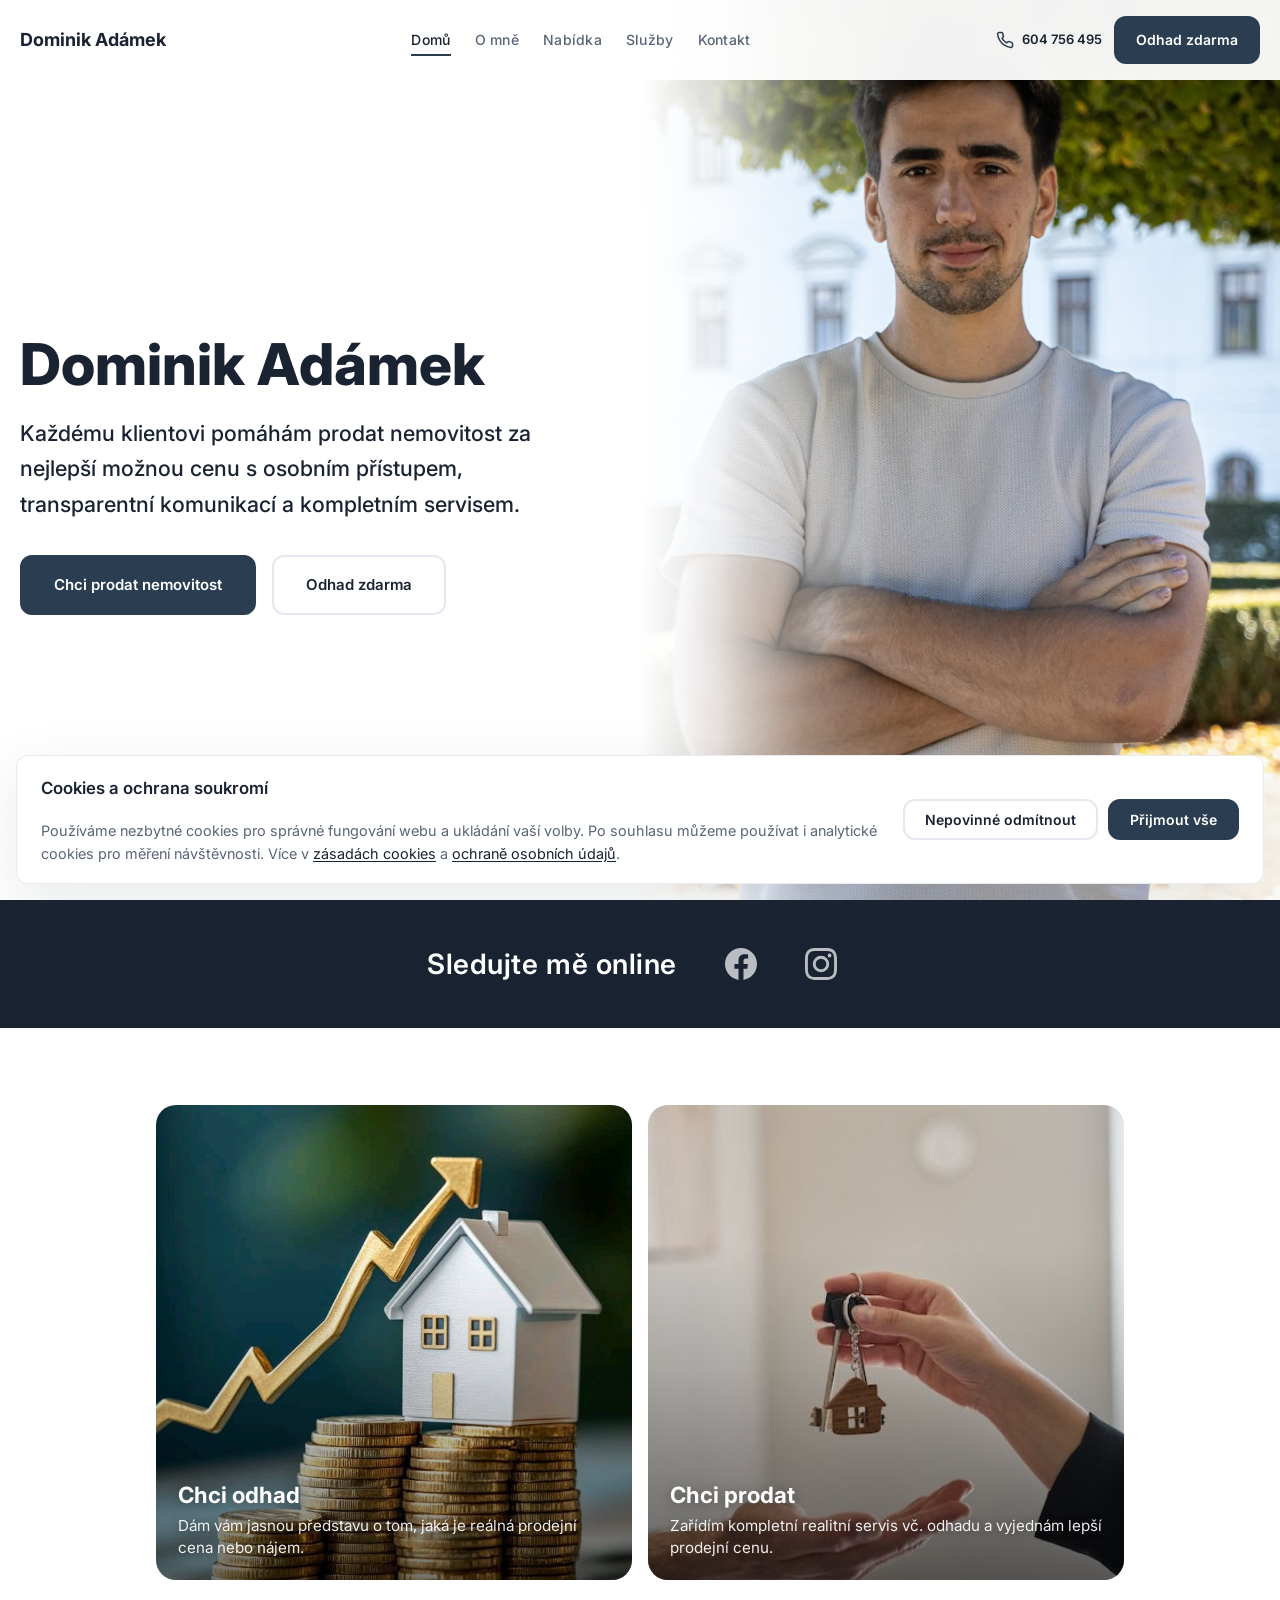
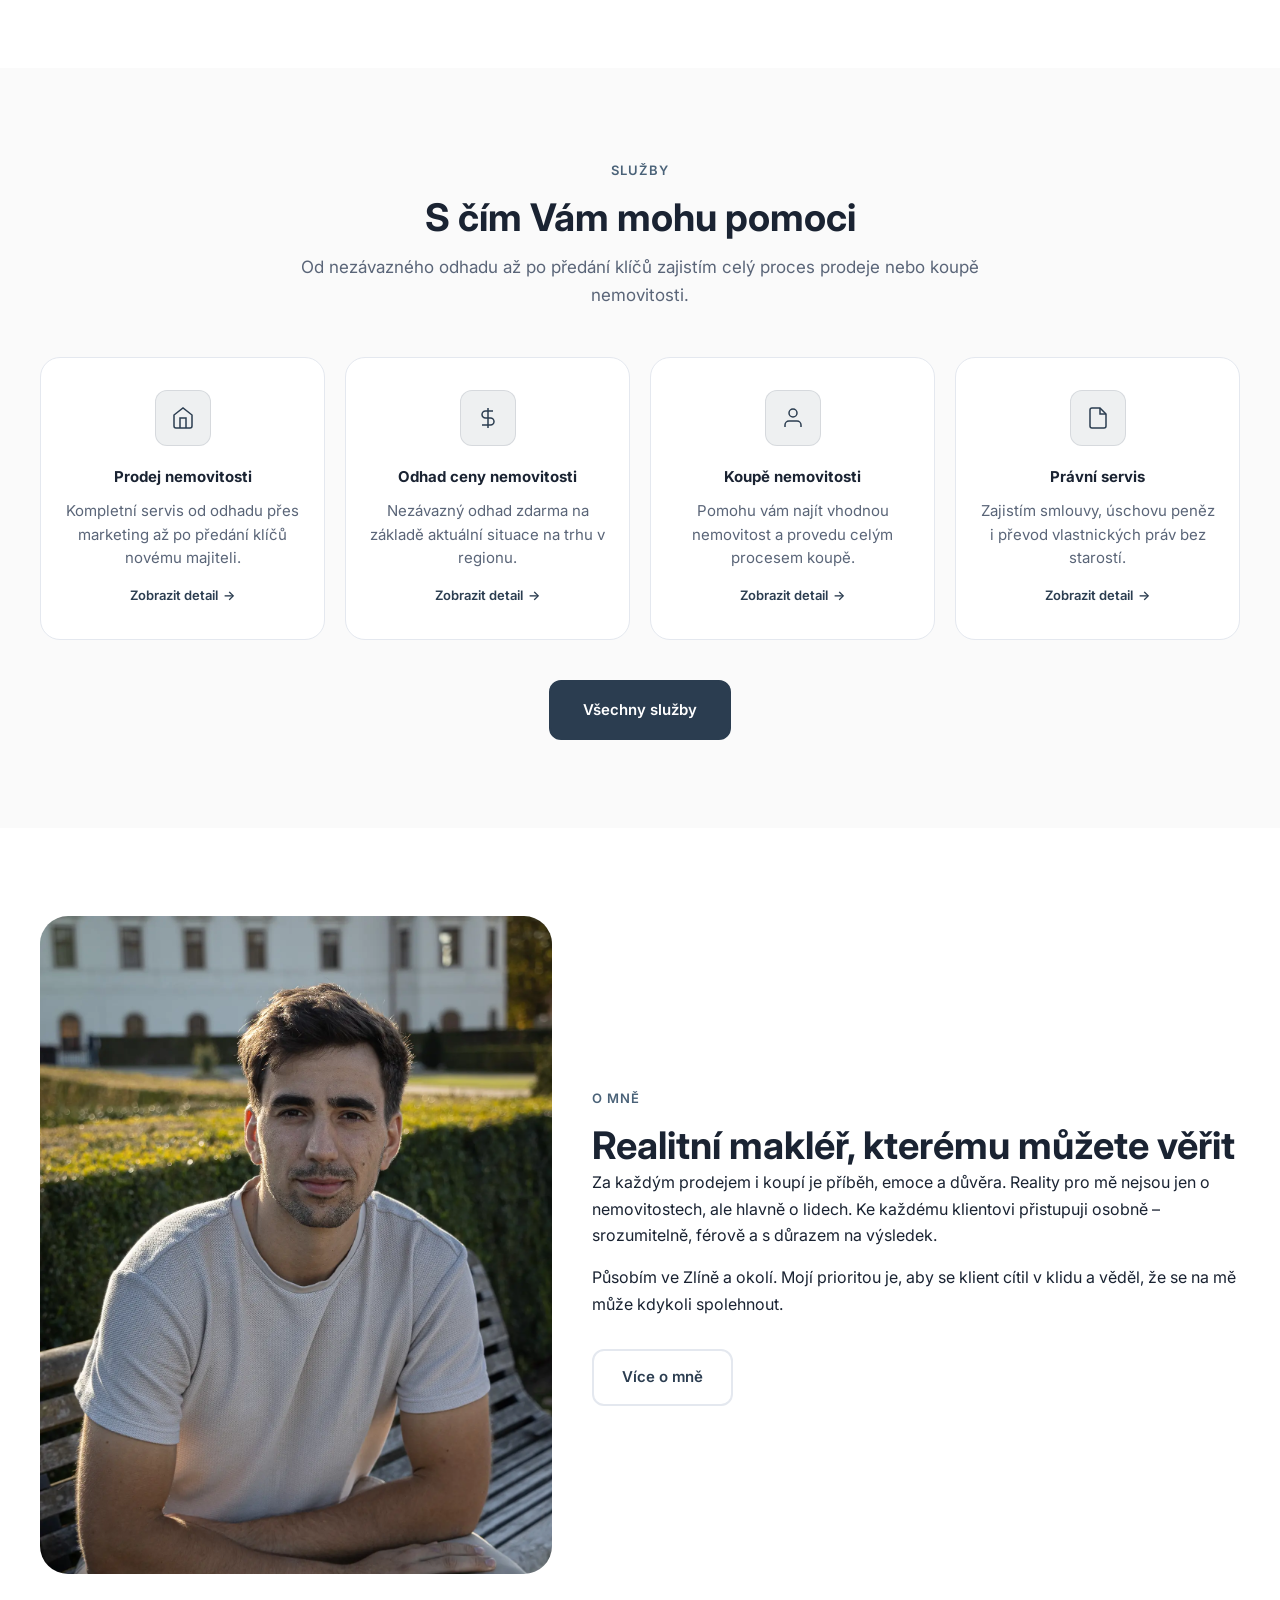
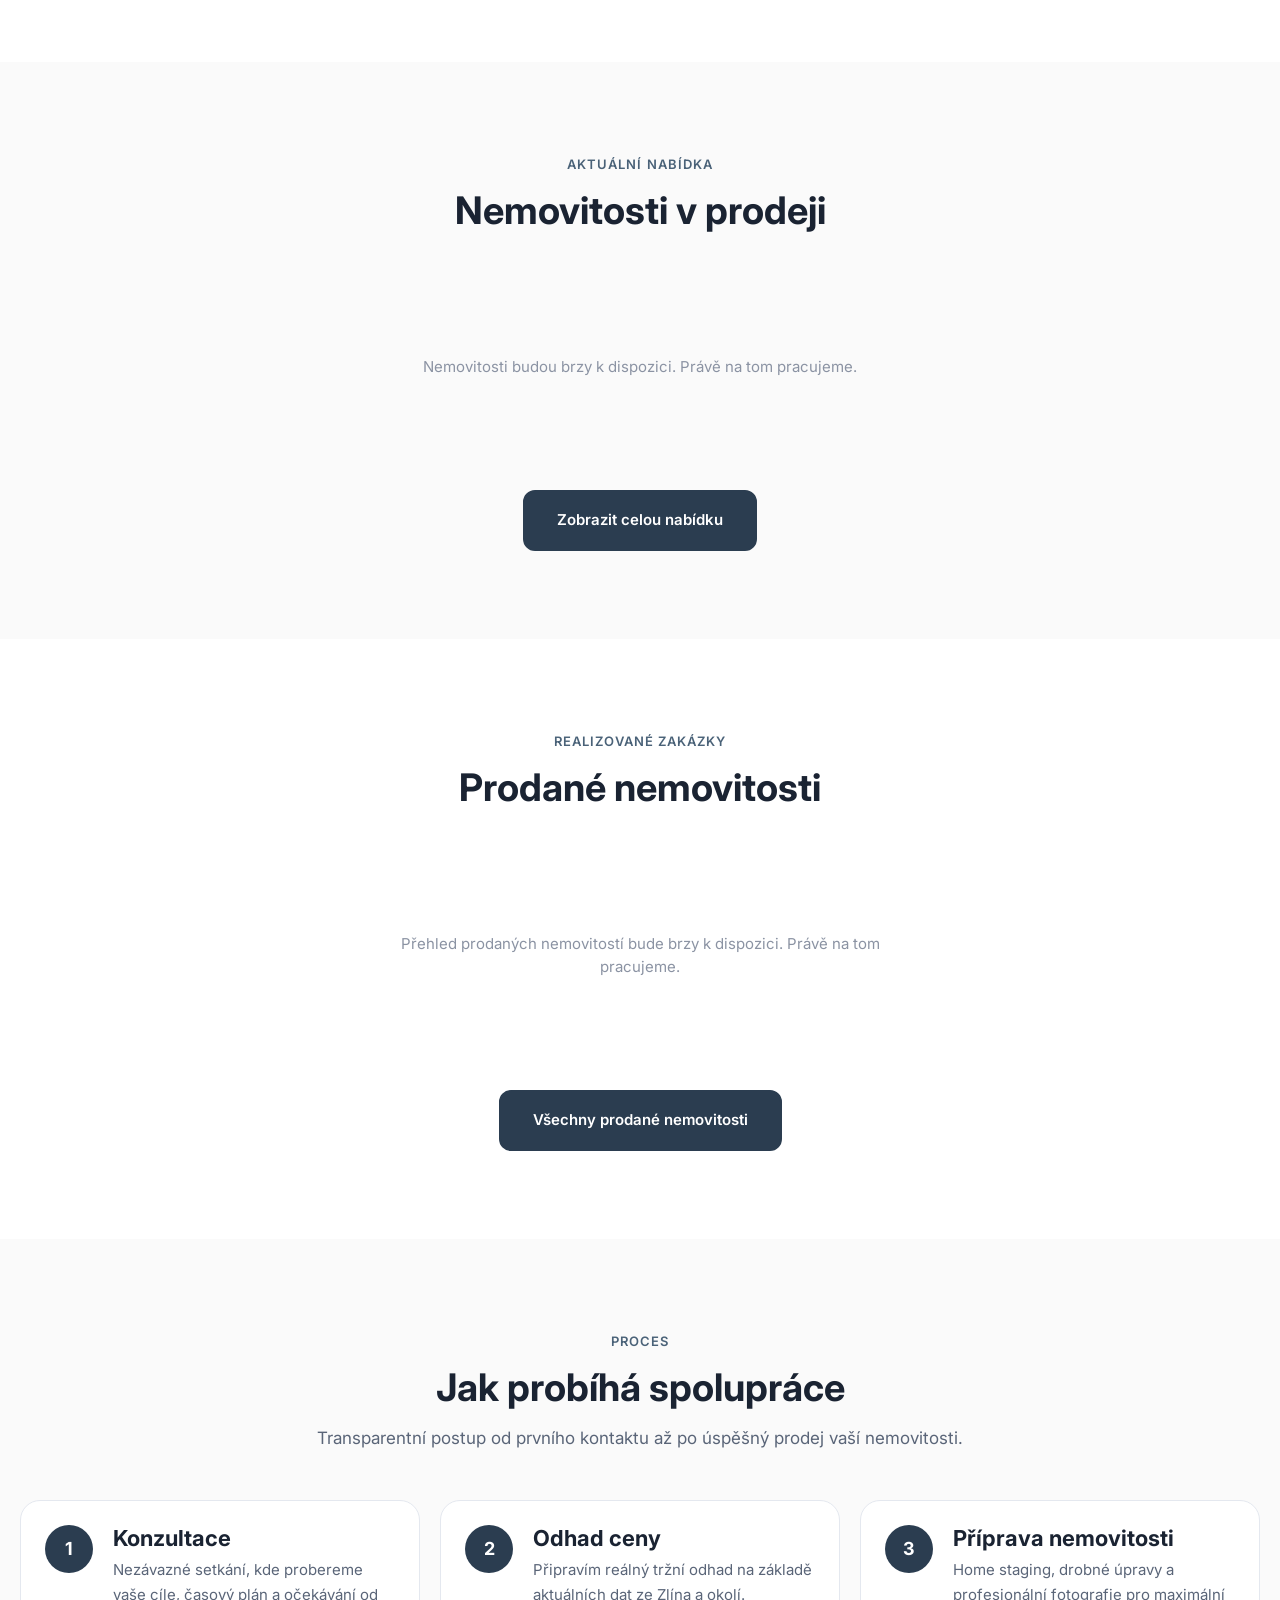
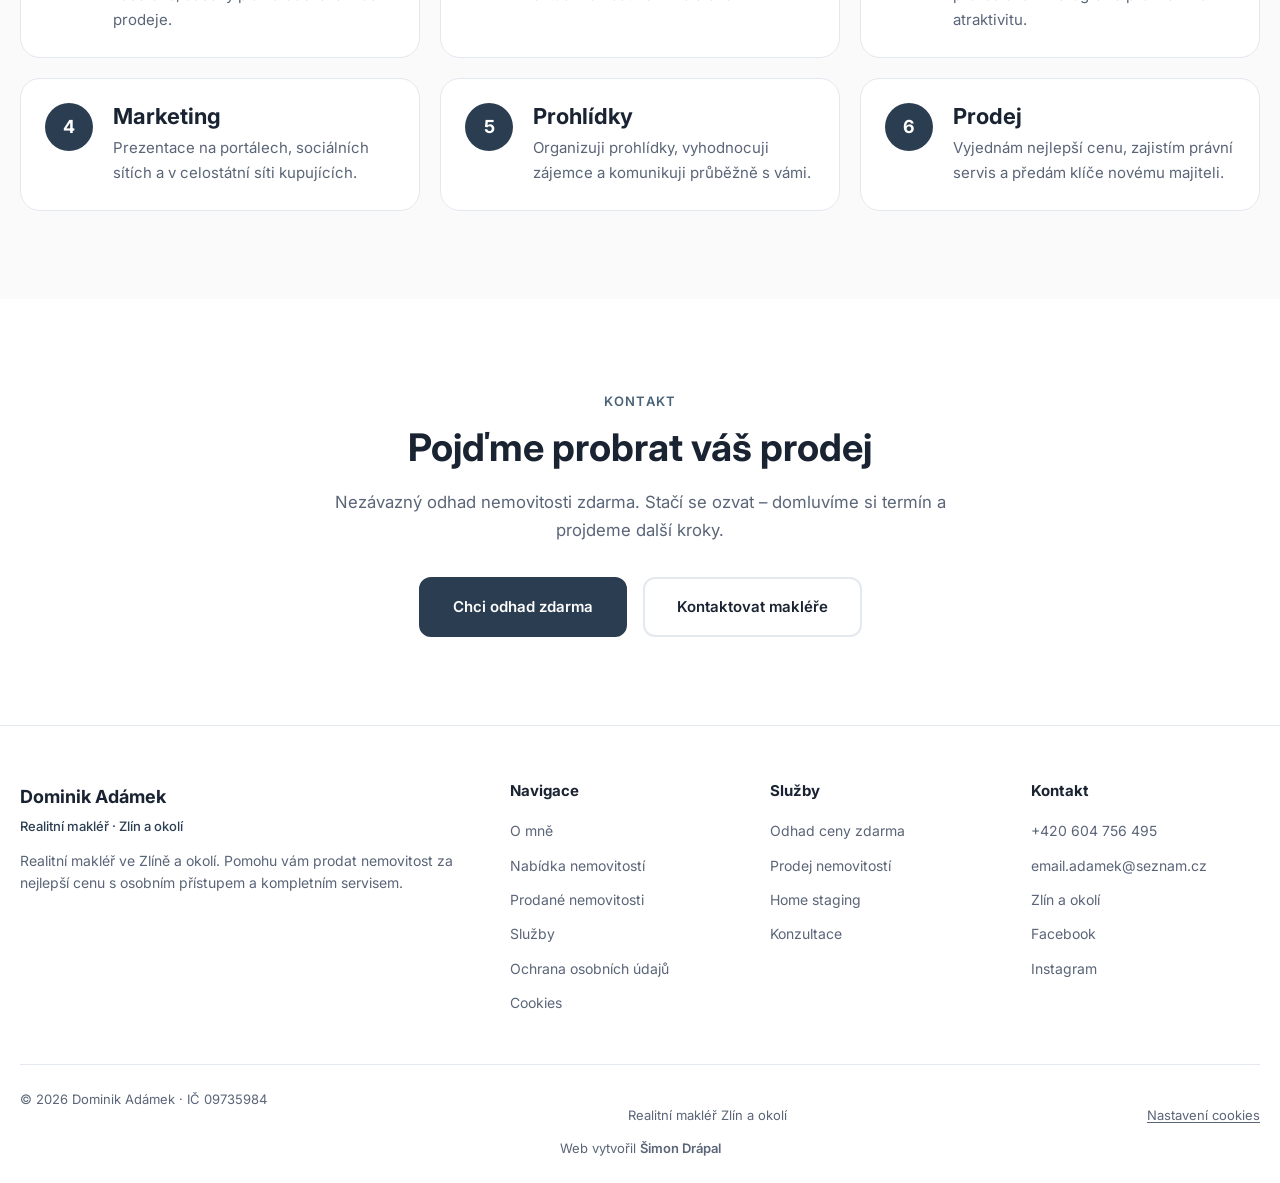
<file: index.html>
<!DOCTYPE html>
<html lang="cs">
<head>
  <meta charset="UTF-8">
  <meta name="viewport" content="width=device-width, initial-scale=1.0">
  <title>Dominik Adámek | Realitní makléř Zlín a okolí</title>
  <meta name="description" content="Realitní makléř Dominik Adámek ze Zlína. Prodej bytů, domů a nemovitostí ve Zlíně a okolí. Nezávazný odhad ceny zdarma. Osobní přístup a maximální prodejní cena.">
  <meta name="keywords" content="realitní makléř Zlín, prodej bytu Zlín, prodej domu Zlín, odhad nemovitosti zdarma Zlín, realitní makléř Zlín a okolí">
  <meta name="robots" content="index, follow">
  <link rel="canonical" href="https://adamekrealestate.cz/">

  <meta property="og:type" content="website">
  <meta property="og:title" content="Dominik Adámek | Realitní makléř Zlín a okolí">
  <meta property="og:description" content="Prodám Vaši nemovitost za nejlepší možnou cenu. Realitní služby ve Zlíně a okolí. Odhad ceny zdarma.">
  <meta property="og:url" content="https://adamekrealestate.cz/">
  <meta property="og:image" content="https://adamekrealestate.cz/assets/images/og-card.png">
  <meta property="og:locale" content="cs_CZ">

  <meta name="twitter:card" content="summary">
  <meta name="twitter:title" content="Dominik Adámek | Realitní makléř Zlín">
  <meta name="twitter:description" content="Prodej nemovitostí ve Zlíně a okolí s osobním přístupem. Odhad ceny zdarma.">

  <link rel="preconnect" href="https://fonts.googleapis.com">
  <link rel="preconnect" href="https://fonts.gstatic.com" crossorigin>
  <link href="https://fonts.googleapis.com/css2?family=Inter:wght@400;500;600;700;800&display=swap" rel="stylesheet">
  <link rel="stylesheet" href="assets/css/style.css">

  <script type="application/ld+json">
  {
    "@context": "https://schema.org",
    "@type": "RealEstateAgent",
    "name": "Dominik Adámek",
    "telephone": "+420604756495",
    "email": "email.adamek@seznam.cz",
    "url": "https://adamekrealestate.cz/",
    "address": {
      "@type": "PostalAddress",
      "addressLocality": "Zlín",
      "addressCountry": "CZ"
    },
    "areaServed": ["Zlín", "Zlínský kraj"],
    "sameAs": [
      "https://www.facebook.com/p/Dominik-Ad%C3%A1mek-Realitn%C3%AD-Makl%C3%A9%C5%99-61567647118610/",
      "https://www.instagram.com/realityadamek/"
    ],
    "priceRange": "$$",
    "description": "Realitní makléř specializující se na prodej a pronájem nemovitostí ve Zlíně a okolí."
  }
  </script>
  <script type="application/ld+json">
  {
    "@context": "https://schema.org",
    "@type": "LocalBusiness",
    "name": "Dominik Adámek – Realitní makléř",
    "@id": "https://adamekrealestate.cz/",
    "url": "https://adamekrealestate.cz/",
    "telephone": "+420604756495",
    "email": "email.adamek@seznam.cz",
    "address": {
      "@type": "PostalAddress",
      "addressLocality": "Zlín",
      "addressCountry": "CZ"
    },
    "geo": {
      "@type": "GeoCoordinates",
      "latitude": 49.2265,
      "longitude": 17.6667
    },
    "openingHoursSpecification": {
      "@type": "OpeningHoursSpecification",
      "dayOfWeek": ["Monday","Tuesday","Wednesday","Thursday","Friday"],
      "opens": "08:00",
      "closes": "18:00"
    }
  }
  </script>
</head>
<body>

  <header class="header">
    <div class="container header__inner">
      <a href="index.html" class="logo" aria-label="Dominik Adámek – domů">Dominik Adámek</a>
      <nav class="header-nav" aria-label="Hlavní navigace">
        <ul>
          <li><a href="index.html">Domů</a></li>
          <li><a href="o-mne.html">O mně</a></li>
          <li><a href="nabidka.html">Nabídka</a></li>
          <li><a href="sluzby.html">Služby</a></li>
          <li><a href="kontakt.html">Kontakt</a></li>
        </ul>
      </nav>
      <div class="header__actions">
        <a href="tel:+420604756495" class="header__phone" aria-label="Zavolat na +420 604 756 495">
          <svg width="18" height="18" viewBox="0 0 24 24" fill="none" stroke="currentColor" stroke-width="2" aria-hidden="true"><path d="M22 16.92v3a2 2 0 0 1-2.18 2 19.79 19.79 0 0 1-8.63-3.07 19.5 19.5 0 0 1-6-6 19.79 19.79 0 0 1-3.07-8.67A2 2 0 0 1 4.11 2h3a2 2 0 0 1 2 1.72c.127.96.361 1.903.7 2.81a2 2 0 0 1-.45 2.11L8.09 9.91a16 16 0 0 0 6 6l1.27-1.27a2 2 0 0 1 2.11-.45c.907.339 1.85.573 2.81.7A2 2 0 0 1 22 16.92z"/></svg>
          <span>604 756 495</span>
        </a>
        <button class="nav-toggle" aria-label="Otevřít menu" aria-expanded="false">
          <span></span><span></span><span></span>
        </button>
        <a href="odhad.html" class="btn btn--primary btn--sm header__cta">Odhad zdarma</a>
      </div>
    </div>
  </header>

  <main>
    <!-- Hero -->
    <section class="hero hero--home" id="hero" aria-label="Úvodní sekce">
      <div class="hero__visual">
        <img src="assets/images/uvodni_fotka.webp" alt="Dominik Adámek, realitní makléř ve Zlíně a okolí" class="hero__visual-img" width="1600" height="1600" fetchpriority="high">
      </div>
      <div class="container hero__inner">
        <div class="hero__content">
          <h1 class="hero__title">Dominik Adámek</h1>
          <p class="hero__subtitle">
            Každému klientovi pomáhám prodat nemovitost za nejlepší možnou cenu
            s osobním přístupem, transparentní komunikací a kompletním servisem.
          </p>
          <div class="hero__cta">
            <a href="kontakt.html" class="btn btn--primary btn--lg">Chci prodat nemovitost</a>
            <a href="odhad.html" class="btn btn--outline-dark btn--lg">Odhad zdarma</a>
          </div>
        </div>
      </div>
    </section>

    <div class="social-bar" aria-label="Sociální sítě">
      <div class="container social-bar__inner">
        <span class="social-bar__label">Sledujte mě online</span>
        <div class="social-bar__links">
          <a href="https://www.facebook.com/p/Dominik-Ad%C3%A1mek-Realitn%C3%AD-Makl%C3%A9%C5%99-61567647118610/" class="social-bar__link" target="_blank" rel="noopener noreferrer" aria-label="Facebook"><svg viewBox="0 0 24 24" fill="currentColor" width="32" height="32"><path d="M24 12.073c0-6.627-5.373-12-12-12s-12 5.373-12 12c0 5.99 4.388 10.954 10.125 11.854v-8.385H7.078v-3.47h3.047V9.43c0-3.007 1.792-4.669 4.533-4.669 1.312 0 2.686.235 2.686.235v2.953H15.83c-1.491 0-1.956.925-1.956 1.874v2.25h3.328l-.532 3.47h-2.796v8.385C19.612 23.027 24 18.062 24 12.073z"/></svg></a>
          <a href="https://www.instagram.com/realityadamek/" class="social-bar__link" target="_blank" rel="noopener noreferrer" aria-label="Instagram"><svg viewBox="0 0 24 24" fill="currentColor" width="32" height="32"><path d="M12 2.163c3.204 0 3.584.012 4.85.07 3.252.148 4.771 1.691 4.919 4.919.058 1.265.069 1.645.069 4.849 0 3.205-.012 3.584-.069 4.849-.149 3.225-1.664 4.771-4.919 4.919-1.266.058-1.644.07-4.85.07-3.204 0-3.584-.012-4.849-.07-3.26-.149-4.771-1.699-4.919-4.92-.058-1.265-.07-1.644-.07-4.849 0-3.204.013-3.583.07-4.849.149-3.227 1.664-4.771 4.919-4.919 1.266-.057 1.645-.069 4.849-.069zM12 0C8.741 0 8.333.014 7.053.072 2.695.272.273 2.69.073 7.052.014 8.333 0 8.741 0 12c0 3.259.014 3.668.072 4.948.2 4.358 2.618 6.78 6.98 6.98C8.333 23.986 8.741 24 12 24c3.259 0 3.668-.014 4.948-.072 4.354-.2 6.782-2.618 6.979-6.98.059-1.28.073-1.689.073-4.948 0-3.259-.014-3.667-.072-4.947-.196-4.354-2.617-6.78-6.979-6.98C15.668.014 15.259 0 12 0zm0 5.838a6.162 6.162 0 100 12.324 6.162 6.162 0 000-12.324zM12 16a4 4 0 110-8 4 4 0 010 8zm6.406-11.845a1.44 1.44 0 100 2.881 1.44 1.44 0 000-2.881z"/></svg></a>
        </div>
      </div>
    </div>

    <section class="cta-cards section" aria-label="Rychlé akce">
      <div class="container">
        <div class="cta-cards__grid">
          <a href="odhad.html" class="cta-card">
            <img src="assets/images/chci_odhad.jpeg" alt="" class="cta-card__image" loading="lazy" width="800" height="800">
            <div class="cta-card__overlay">
              <h3 class="cta-card__title">Chci odhad</h3>
              <p class="cta-card__desc">Dám vám jasnou představu o tom, jaká je reálná prodejní cena nebo nájem.</p>
            </div>
          </a>
          <a href="kontakt.html" class="cta-card">
            <img src="assets/images/chci_prodat.jpeg" alt="" class="cta-card__image" loading="lazy" width="800" height="800">
            <div class="cta-card__overlay">
              <h3 class="cta-card__title">Chci prodat</h3>
              <p class="cta-card__desc">Zařídím kompletní realitní servis vč. odhadu a vyjednám lepší prodejní cenu.</p>
            </div>
          </a>
        </div>
      </div>
    </section>

    <!-- Services -->
    <section class="section section--alt section-preview">
      <div class="container">
        <div class="section__header" data-animate>
          <span class="section__label">Služby</span>
          <h2>S čím Vám mohu pomoci</h2>
          <p class="section__subtitle">Od nezávazného odhadu až po předání klíčů zajistím celý proces prodeje nebo koupě nemovitosti.</p>
        </div>
        <div class="services-grid services-grid--preview">
          <button type="button" class="service-card service-card--preview" data-service="prodej" data-animate aria-haspopup="dialog">
            <div class="service-card__icon" aria-hidden="true">
              <svg width="24" height="24" viewBox="0 0 24 24" fill="none" stroke="currentColor" stroke-width="1.5"><path d="M3 9l9-7 9 7v11a2 2 0 0 1-2 2H5a2 2 0 0 1-2-2z"/><polyline points="9 22 9 12 15 12 15 22"/></svg>
            </div>
            <h3>Prodej nemovitosti</h3>
            <p class="service-card__desc">Kompletní servis od odhadu přes marketing až po předání klíčů novému majiteli.</p>
            <span class="service-card__more">Zobrazit detail</span>
          </button>
          <button type="button" class="service-card service-card--preview" data-service="odhad" data-animate aria-haspopup="dialog">
            <div class="service-card__icon" aria-hidden="true">
              <svg width="24" height="24" viewBox="0 0 24 24" fill="none" stroke="currentColor" stroke-width="1.5"><path d="M12 2v20M17 5H9.5a3.5 3.5 0 0 0 0 7h5a3.5 3.5 0 0 1 0 7H6"/></svg>
            </div>
            <h3>Odhad ceny nemovitosti</h3>
            <p class="service-card__desc">Nezávazný odhad zdarma na základě aktuální situace na trhu v regionu.</p>
            <span class="service-card__more">Zobrazit detail</span>
          </button>
          <button type="button" class="service-card service-card--preview" data-service="koupe" data-animate aria-haspopup="dialog">
            <div class="service-card__icon" aria-hidden="true">
              <svg width="24" height="24" viewBox="0 0 24 24" fill="none" stroke="currentColor" stroke-width="1.5"><path d="M20 21v-2a4 4 0 0 0-4-4H8a4 4 0 0 0-4 4v2"/><circle cx="12" cy="7" r="4"/></svg>
            </div>
            <h3>Koupě nemovitosti</h3>
            <p class="service-card__desc">Pomohu vám najít vhodnou nemovitost a provedu celým procesem koupě.</p>
            <span class="service-card__more">Zobrazit detail</span>
          </button>
          <button type="button" class="service-card service-card--preview" data-service="pravni-servis" data-animate aria-haspopup="dialog">
            <div class="service-card__icon" aria-hidden="true">
              <svg width="24" height="24" viewBox="0 0 24 24" fill="none" stroke="currentColor" stroke-width="1.5"><path d="M14 2H6a2 2 0 0 0-2 2v16a2 2 0 0 0 2 2h12a2 2 0 0 0 2-2V8z"/><polyline points="14 2 14 8 20 8"/></svg>
            </div>
            <h3>Právní servis</h3>
            <p class="service-card__desc">Zajistím smlouvy, úschovu peněz i převod vlastnických práv bez starostí.</p>
            <span class="service-card__more">Zobrazit detail</span>
          </button>
        </div>
        <div class="section-preview__footer" data-animate>
          <a href="sluzby.html" class="btn btn--primary btn--lg">Všechny služby</a>
        </div>
      </div>
    </section>

    <!-- About preview -->
    <section class="section">
      <div class="container">
        <div class="about-preview">
          <div class="about-preview__image" data-animate>
            <img src="assets/images/o_mne_fotka.webp" alt="Dominik Adámek – realitní makléř Zlín a okolí" width="1000" height="1284" loading="lazy">
          </div>
          <div data-animate>
            <span class="section__label">O mně</span>
            <h2>Realitní makléř, kterému můžete věřit</h2>
            <p>Za každým prodejem i koupí je příběh, emoce a důvěra. Reality pro mě nejsou jen o nemovitostech, ale hlavně o lidech. Ke každému klientovi přistupuji osobně – srozumitelně, férově a s důrazem na výsledek.</p>
            <p>Působím ve Zlíně a okolí. Mojí prioritou je, aby se klient cítil v klidu a věděl, že se na mě může kdykoli spolehnout.</p>
            <a href="o-mne.html" class="btn btn--secondary mt-2">Více o mně</a>
          </div>
        </div>
      </div>
    </section>

    <!-- Active listings -->
    <section class="section section--alt section-preview">
      <div class="container">
        <div class="section__header" data-animate>
          <span class="section__label">Aktuální nabídka</span>
          <h2>Nemovitosti v prodeji</h2>
        </div>
        <div class="property-carousel" data-carousel>
          <button type="button" class="property-carousel__nav" data-carousel-prev aria-label="Předchozí nemovitost">
            <svg width="20" height="20" viewBox="0 0 24 24" fill="none" stroke="currentColor" stroke-width="2" aria-hidden="true"><polyline points="15 18 9 12 15 6"/></svg>
          </button>
          <div class="property-carousel__viewport">
            <div class="listings-grid" id="featured-properties" data-limit="3"></div>
          </div>
          <button type="button" class="property-carousel__nav" data-carousel-next aria-label="Další nemovitost">
            <svg width="20" height="20" viewBox="0 0 24 24" fill="none" stroke="currentColor" stroke-width="2" aria-hidden="true"><polyline points="9 18 15 12 9 6"/></svg>
          </button>
        </div>
        <div class="section-preview__footer" data-animate>
          <a href="nabidka.html" class="btn btn--primary btn--lg">Zobrazit celou nabídku</a>
        </div>
      </div>
    </section>

    <!-- Sold properties -->
    <section class="section section-preview">
      <div class="container">
        <div class="section__header" data-animate>
          <span class="section__label">Realizované zakázky</span>
          <h2>Prodané nemovitosti</h2>
        </div>
        <div class="property-carousel" data-carousel>
          <button type="button" class="property-carousel__nav" data-carousel-prev aria-label="Předchozí nemovitost">
            <svg width="20" height="20" viewBox="0 0 24 24" fill="none" stroke="currentColor" stroke-width="2" aria-hidden="true"><polyline points="15 18 9 12 15 6"/></svg>
          </button>
          <div class="property-carousel__viewport">
            <div class="deals-grid" id="sold-preview" data-limit="3"></div>
          </div>
          <button type="button" class="property-carousel__nav" data-carousel-next aria-label="Další nemovitost">
            <svg width="20" height="20" viewBox="0 0 24 24" fill="none" stroke="currentColor" stroke-width="2" aria-hidden="true"><polyline points="9 18 15 12 9 6"/></svg>
          </button>
        </div>
        <div class="section-preview__footer" data-animate>
          <a href="nabidka.html?tab=prodano" class="btn btn--primary btn--lg">Všechny prodané nemovitosti</a>
        </div>
      </div>
    </section>

    <!-- Process -->
    <section class="section section--alt">
      <div class="container">
        <div class="section__header" data-animate>
          <span class="section__label">Proces</span>
          <h2>Jak probíhá spolupráce</h2>
          <p class="section__subtitle">Transparentní postup od prvního kontaktu až po úspěšný prodej vaší nemovitosti.</p>
        </div>
        <div class="process-grid">
          <div class="process-step" data-animate>
            <div class="process-step__number">1</div>
            <div>
              <h3>Konzultace</h3>
              <p>Nezávazné setkání, kde probereme vaše cíle, časový plán a očekávání od prodeje.</p>
            </div>
          </div>
          <div class="process-step" data-animate>
            <div class="process-step__number">2</div>
            <div>
              <h3>Odhad ceny</h3>
              <p>Připravím reálný tržní odhad na základě aktuálních dat ze Zlína a okolí.</p>
            </div>
          </div>
          <div class="process-step" data-animate>
            <div class="process-step__number">3</div>
            <div>
              <h3>Příprava nemovitosti</h3>
              <p>Home staging, drobné úpravy a profesionální fotografie pro maximální atraktivitu.</p>
            </div>
          </div>
          <div class="process-step" data-animate>
            <div class="process-step__number">4</div>
            <div>
              <h3>Marketing</h3>
              <p>Prezentace na portálech, sociálních sítích a v celostátní síti kupujících.</p>
            </div>
          </div>
          <div class="process-step" data-animate>
            <div class="process-step__number">5</div>
            <div>
              <h3>Prohlídky</h3>
              <p>Organizuji prohlídky, vyhodnocuji zájemce a komunikuji průběžně s vámi.</p>
            </div>
          </div>
          <div class="process-step" data-animate>
            <div class="process-step__number">6</div>
            <div>
              <h3>Prodej</h3>
              <p>Vyjednám nejlepší cenu, zajistím právní servis a předám klíče novému majiteli.</p>
            </div>
          </div>
        </div>
      </div>
    </section>

    <section class="section home-cta" aria-labelledby="preview-kontakt">
      <div class="container">
        <div class="home-cta__inner" data-animate>
          <span class="section__label">Kontakt</span>
          <h2 id="preview-kontakt">Pojďme probrat váš prodej</h2>
          <p class="home-cta__desc">Nezávazný odhad nemovitosti zdarma. Stačí se ozvat – domluvíme si termín a projdeme další kroky.</p>
          <div class="home-cta__actions">
            <a href="odhad.html" class="btn btn--primary btn--lg">Chci odhad zdarma</a>
            <a href="kontakt.html" class="btn btn--outline-dark btn--lg">Kontaktovat makléře</a>
          </div>
        </div>
      </div>
    </section>
  </main>

  <footer class="footer">
    <div class="container">
      <div class="footer__grid">
        <div class="footer__brand">
          <a href="index.html" class="logo">Dominik Adámek</a>
          <span class="logo__tagline">Realitní makléř · Zlín a okolí</span>
          <p>Realitní makléř ve Zlíně a okolí. Pomohu vám prodat nemovitost za nejlepší cenu s osobním přístupem a kompletním servisem.</p>
        </div>
        <div>
          <h4>Navigace</h4>
          <ul>
            <li><a href="o-mne.html">O mně</a></li>
            <li><a href="nabidka.html">Nabídka nemovitostí</a></li>
            <li><a href="nabidka.html?tab=prodano">Prodané nemovitosti</a></li>
            <li><a href="sluzby.html">Služby</a></li>
            <li><a href="ochrana-osobnich-udaju.html">Ochrana osobních údajů</a></li>
            <li><a href="cookies.html">Cookies</a></li>
          </ul>
        </div>
        <div>
          <h4>Služby</h4>
          <ul>
            <li><a href="odhad.html">Odhad ceny zdarma</a></li>
            <li><a href="sluzby.html">Prodej nemovitostí</a></li>
            <li><a href="sluzby.html#home-staging">Home staging</a></li>
            <li><a href="kontakt.html">Konzultace</a></li>
          </ul>
        </div>
        <div>
          <h4>Kontakt</h4>
          <ul>
            <li><a href="tel:+420604756495">+420 604 756 495</a></li>
            <li><a href="mailto:email.adamek@seznam.cz">email.adamek@seznam.cz</a></li>
            <li><a href="kontakt.html">Zlín a okolí</a></li>
            <li><a href="https://www.facebook.com/p/Dominik-Ad%C3%A1mek-Realitn%C3%AD-Makl%C3%A9%C5%99-61567647118610/" target="_blank" rel="noopener">Facebook</a></li>
            <li><a href="https://www.instagram.com/realityadamek/" target="_blank" rel="noopener">Instagram</a></li>
          </ul>
        </div>
      </div>
      <div class="footer__bottom">
        <p>&copy; 2026 Dominik Adámek · IČ 09735984</p>
        <p>Realitní makléř Zlín a okolí</p>
        <p><button type="button" class="footer__cookie-settings" data-cookie-settings>Nastavení cookies</button></p>
      </div>
      <p class="footer__credit">Web vytvořil <a href="https://simondrapal.cz/" target="_blank" rel="noopener noreferrer">Šimon Drápal</a></p>
    </div>
  </footer>

  <script src="assets/js/cookies-config.js"></script>
  <script src="assets/js/cookies.js" defer></script>
  <script src="assets/js/properties-data.js" defer></script>
  <script src="assets/js/main.js" defer></script>
</body>
</html>
</file>
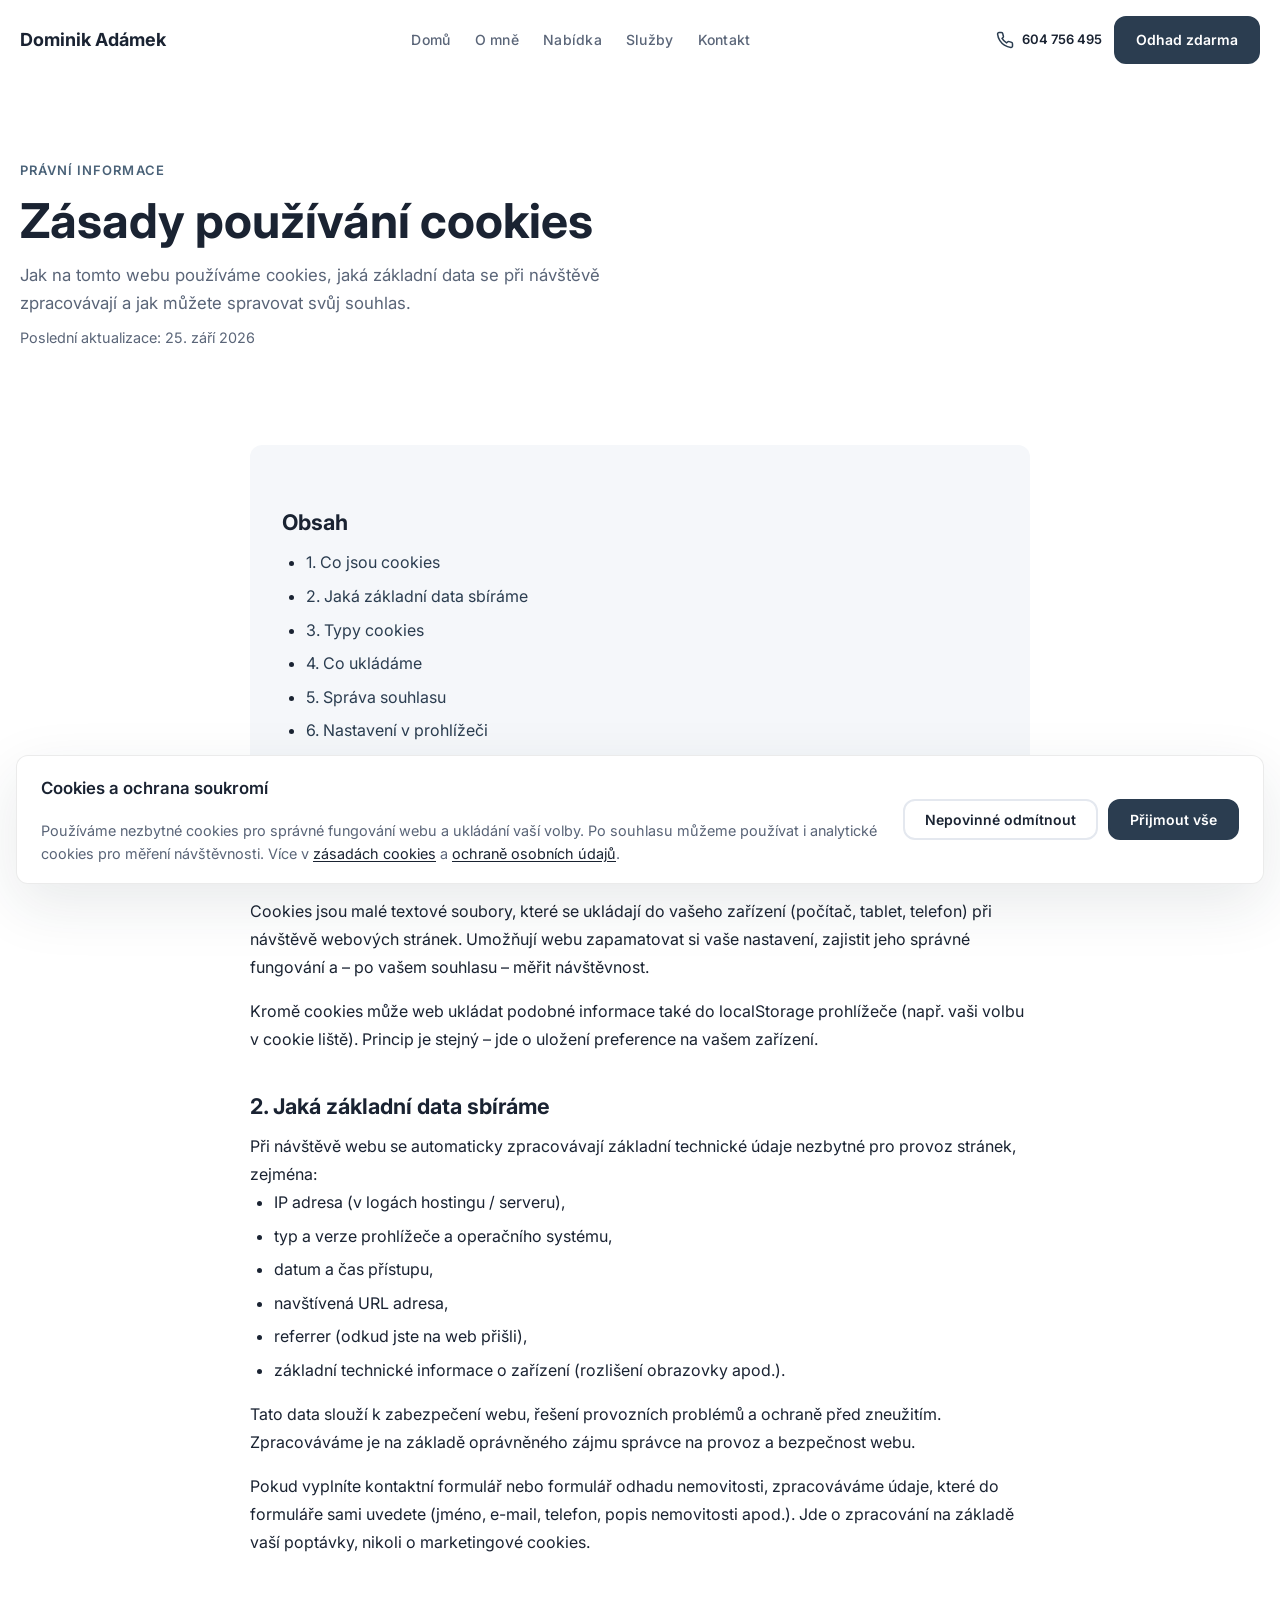
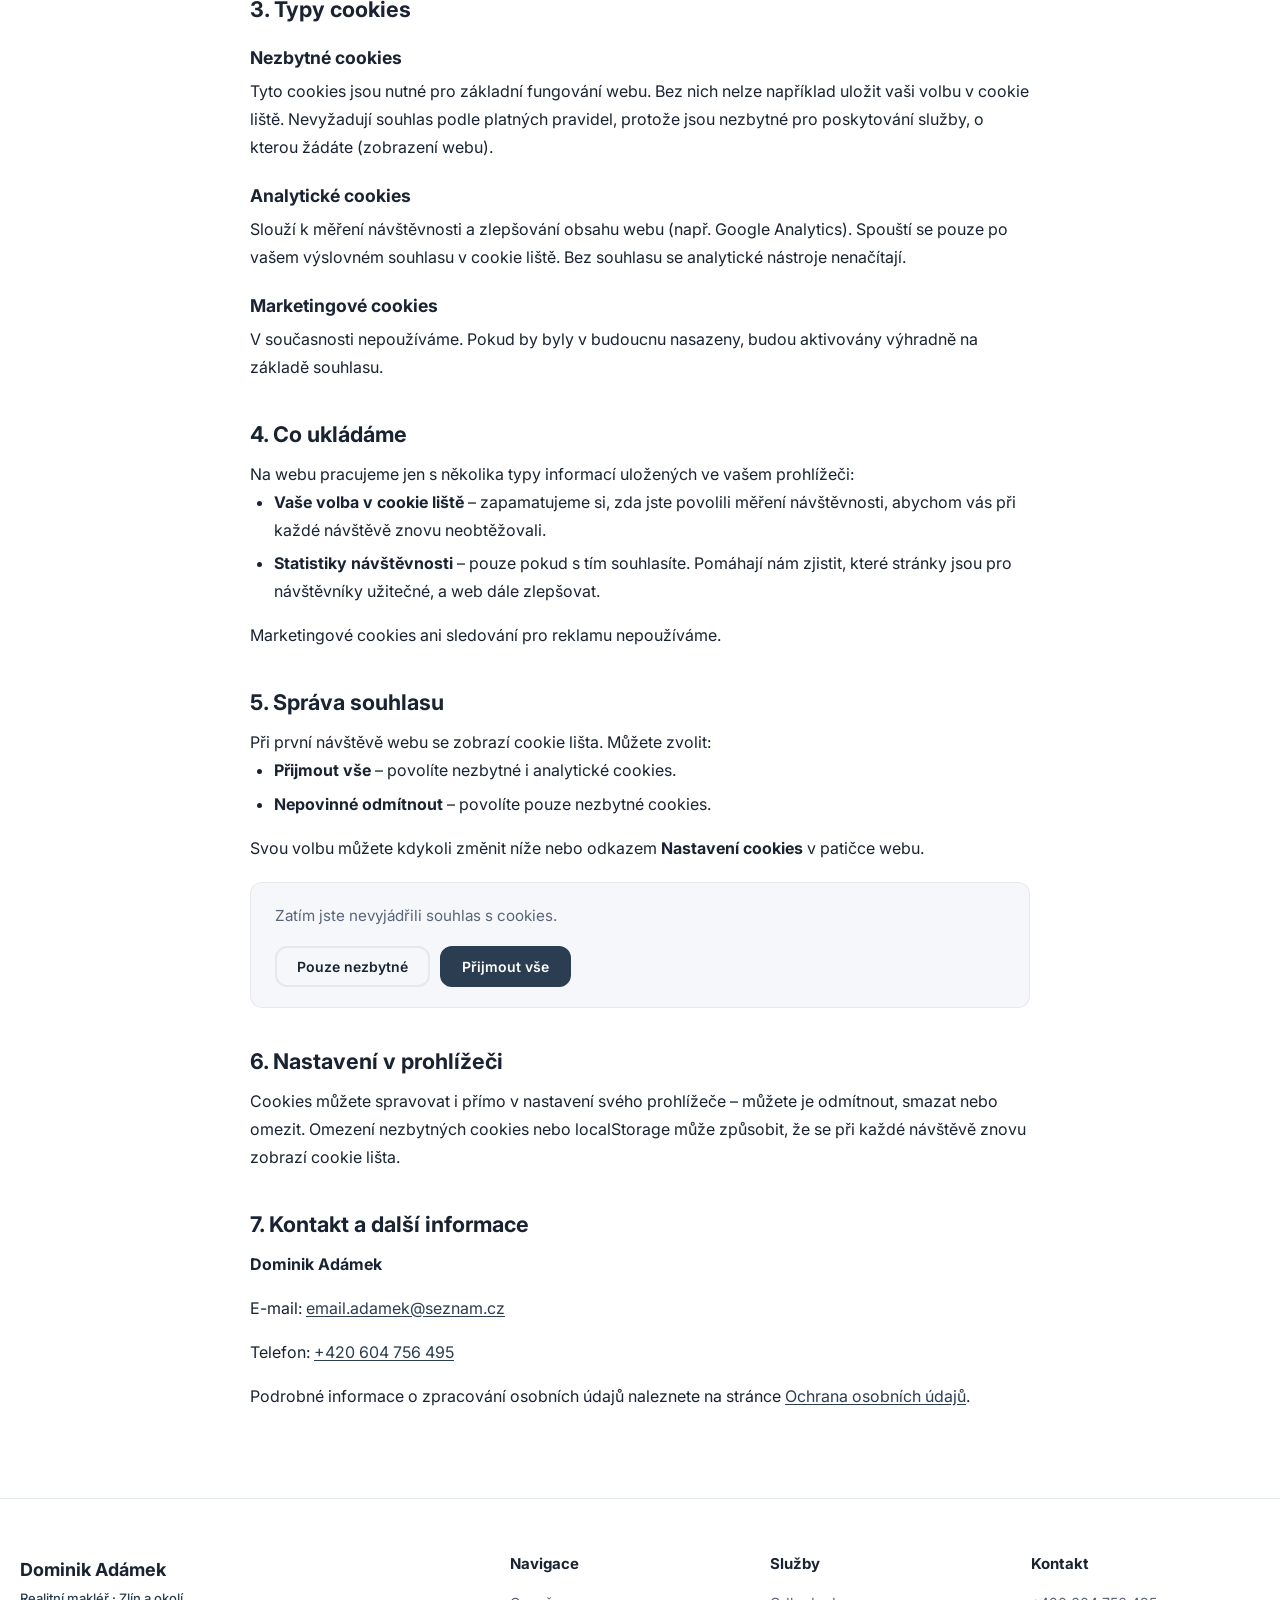
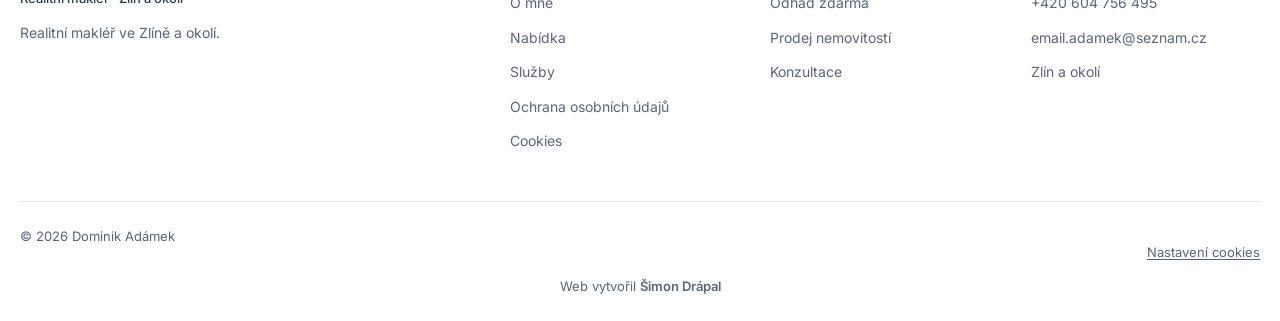
<file: cookies.html>
<!DOCTYPE html>
<html lang="cs">
<head>
  <meta charset="UTF-8">
  <meta name="viewport" content="width=device-width, initial-scale=1.0">
  <title>Zásady používání cookies | Dominik Adámek – Realitní makléř Zlín</title>
  <meta name="description" content="Zásady používání cookies na webu Dominika Adámka – jaké cookies používáme a jak spravovat souhlas.">
  <link rel="canonical" href="https://adamekrealestate.cz/cookies.html">
  <link rel="preconnect" href="https://fonts.googleapis.com">
  <link rel="preconnect" href="https://fonts.gstatic.com" crossorigin>
  <link href="https://fonts.googleapis.com/css2?family=Inter:wght@400;500;600;700;800&display=swap" rel="stylesheet">
  <link rel="stylesheet" href="assets/css/style.css">
</head>
<body>
  <header class="header">
    <div class="container header__inner">
      <a href="index.html" class="logo" aria-label="Dominik Adámek – domů">Dominik Adámek</a>
      <nav class="header-nav" aria-label="Hlavní navigace">
        <ul>
          <li><a href="index.html">Domů</a></li>
          <li><a href="o-mne.html">O mně</a></li>
          <li><a href="nabidka.html">Nabídka</a></li>
          <li><a href="sluzby.html">Služby</a></li>
          <li><a href="kontakt.html">Kontakt</a></li>
        </ul>
      </nav>
      <div class="header__actions">
        <a href="tel:+420604756495" class="header__phone" aria-label="Zavolat na +420 604 756 495">
          <svg width="18" height="18" viewBox="0 0 24 24" fill="none" stroke="currentColor" stroke-width="2" aria-hidden="true"><path d="M22 16.92v3a2 2 0 0 1-2.18 2 19.79 19.79 0 0 1-8.63-3.07 19.5 19.5 0 0 1-6-6 19.79 19.79 0 0 1-3.07-8.67A2 2 0 0 1 4.11 2h3a2 2 0 0 1 2 1.72c.127.96.361 1.903.7 2.81a2 2 0 0 1-.45 2.11L8.09 9.91a16 16 0 0 0 6 6l1.27-1.27a2 2 0 0 1 2.11-.45c.907.339 1.85.573 2.81.7A2 2 0 0 1 22 16.92z"/></svg>
          <span>604 756 495</span>
        </a>
        <button class="nav-toggle" aria-label="Otevřít menu" aria-expanded="false">
          <span></span><span></span><span></span>
        </button>
        <a href="odhad.html" class="btn btn--primary btn--sm header__cta">Odhad zdarma</a>
      </div>
    </div>
  </header>

  <main>
    <section class="hero hero--page" aria-labelledby="page-title">
      <div class="container hero__content">
        <span class="section__label">Právní informace</span>
        <h1 id="page-title">Zásady používání cookies</h1>
        <p class="hero__subtitle">Jak na tomto webu používáme cookies, jaká základní data se při návštěvě zpracovávají a jak můžete spravovat svůj souhlas.</p>
        <p class="hero__meta">Poslední aktualizace: 25. září 2026</p>
      </div>
    </section>

    <section class="section legal-content">
      <div class="container container--narrow">

        <div class="legal-toc">
          <h2 class="legal-toc__title">Obsah</h2>
          <ul class="legal-toc__list">
            <li><a href="#co-jsou">1. Co jsou cookies</a></li>
            <li><a href="#data">2. Jaká základní data sbíráme</a></li>
            <li><a href="#typy">3. Typy cookies</a></li>
            <li><a href="#ukladame">4. Co ukládáme</a></li>
            <li><a href="#souhlas">5. Správa souhlasu</a></li>
            <li><a href="#prohlizec">6. Nastavení v prohlížeči</a></li>
            <li><a href="#kontakt-cookies">7. Kontakt a další informace</a></li>
          </ul>
        </div>

        <h2 id="co-jsou">1. Co jsou cookies</h2>
        <p>Cookies jsou malé textové soubory, které se ukládají do vašeho zařízení (počítač, tablet, telefon) při návštěvě webových stránek. Umožňují webu zapamatovat si vaše nastavení, zajistit jeho správné fungování a – po vašem souhlasu – měřit návštěvnost.</p>
        <p>Kromě cookies může web ukládat podobné informace také do localStorage prohlížeče (např. vaši volbu v cookie liště). Princip je stejný – jde o uložení preference na vašem zařízení.</p>

        <h2 id="data">2. Jaká základní data sbíráme</h2>
        <p>Při návštěvě webu se automaticky zpracovávají základní technické údaje nezbytné pro provoz stránek, zejména:</p>
        <ul>
          <li>IP adresa (v logách hostingu / serveru),</li>
          <li>typ a verze prohlížeče a operačního systému,</li>
          <li>datum a čas přístupu,</li>
          <li>navštívená URL adresa,</li>
          <li>referrer (odkud jste na web přišli),</li>
          <li>základní technické informace o zařízení (rozlišení obrazovky apod.).</li>
        </ul>
        <p>Tato data slouží k zabezpečení webu, řešení provozních problémů a ochraně před zneužitím. Zpracováváme je na základě oprávněného zájmu správce na provoz a bezpečnost webu.</p>
        <p>Pokud vyplníte kontaktní formulář nebo formulář odhadu nemovitosti, zpracováváme údaje, které do formuláře sami uvedete (jméno, e-mail, telefon, popis nemovitosti apod.). Jde o zpracování na základě vaší poptávky, nikoli o marketingové cookies.</p>

        <h2 id="typy">3. Typy cookies</h2>

        <h3>Nezbytné cookies</h3>
        <p>Tyto cookies jsou nutné pro základní fungování webu. Bez nich nelze například uložit vaši volbu v cookie liště. Nevyžadují souhlas podle platných pravidel, protože jsou nezbytné pro poskytování služby, o kterou žádáte (zobrazení webu).</p>

        <h3>Analytické cookies</h3>
        <p>Slouží k měření návštěvnosti a zlepšování obsahu webu (např. Google Analytics). Spouští se pouze po vašem výslovném souhlasu v cookie liště. Bez souhlasu se analytické nástroje nenačítají.</p>

        <h3>Marketingové cookies</h3>
        <p>V současnosti nepoužíváme. Pokud by byly v budoucnu nasazeny, budou aktivovány výhradně na základě souhlasu.</p>

        <h2 id="ukladame">4. Co ukládáme</h2>
        <p>Na webu pracujeme jen s několika typy informací uložených ve vašem prohlížeči:</p>
        <ul>
          <li><strong>Vaše volba v cookie liště</strong> – zapamatujeme si, zda jste povolili měření návštěvnosti, abychom vás při každé návštěvě znovu neobtěžovali.</li>
          <li><strong>Statistiky návštěvnosti</strong> – pouze pokud s tím souhlasíte. Pomáhají nám zjistit, které stránky jsou pro návštěvníky užitečné, a web dále zlepšovat.</li>
        </ul>
        <p>Marketingové cookies ani sledování pro reklamu nepoužíváme.</p>

        <h2 id="souhlas">5. Správa souhlasu</h2>
        <p>Při první návštěvě webu se zobrazí cookie lišta. Můžete zvolit:</p>
        <ul>
          <li><strong>Přijmout vše</strong> – povolíte nezbytné i analytické cookies.</li>
          <li><strong>Nepovinné odmítnout</strong> – povolíte pouze nezbytné cookies.</li>
        </ul>
        <p>Svou volbu můžete kdykoli změnit níže nebo odkazem <strong>Nastavení cookies</strong> v patičce webu.</p>

        <div class="cookie-consent-panel" id="cookie-consent-panel">
          <p class="cookie-consent-panel__status" data-consent-status>Zatím jste nevyjádřili souhlas s cookies.</p>
          <div class="cookie-consent-panel__actions">
            <button type="button" class="btn btn--outline-dark btn--sm" data-cookie-reject>Pouze nezbytné</button>
            <button type="button" class="btn btn--primary btn--sm" data-cookie-accept>Přijmout vše</button>
          </div>
        </div>

        <h2 id="prohlizec">6. Nastavení v prohlížeči</h2>
        <p>Cookies můžete spravovat i přímo v nastavení svého prohlížeče – můžete je odmítnout, smazat nebo omezit. Omezení nezbytných cookies nebo localStorage může způsobit, že se při každé návštěvě znovu zobrazí cookie lišta.</p>

        <h2 id="kontakt-cookies">7. Kontakt a další informace</h2>
        <p><strong>Dominik Adámek</strong></p>
        <p>E-mail: <a href="mailto:email.adamek@seznam.cz">email.adamek@seznam.cz</a></p>
        <p>Telefon: <a href="tel:+420604756495">+420 604 756 495</a></p>
        <p>Podrobné informace o zpracování osobních údajů naleznete na stránce <a href="ochrana-osobnich-udaju.html">Ochrana osobních údajů</a>.</p>

      </div>
    </section>
  </main>

  <footer class="footer">
    <div class="container">
      <div class="footer__grid">
        <div class="footer__brand">
          <a href="index.html" class="logo">Dominik Adámek</a><span class="logo__tagline">Realitní makléř · Zlín a okolí</span>
          <p>Realitní makléř ve Zlíně a okolí.</p>
        </div>
        <div><h4>Navigace</h4><ul><li><a href="o-mne.html">O mně</a></li><li><a href="nabidka.html">Nabídka</a></li><li><a href="sluzby.html">Služby</a></li><li><a href="ochrana-osobnich-udaju.html">Ochrana osobních údajů</a></li><li><a href="cookies.html">Cookies</a></li></ul></div>
        <div><h4>Služby</h4><ul><li><a href="odhad.html">Odhad zdarma</a></li><li><a href="sluzby.html">Prodej nemovitostí</a></li><li><a href="kontakt.html">Konzultace</a></li></ul></div>
        <div><h4>Kontakt</h4><ul><li><a href="tel:+420604756495">+420 604 756 495</a></li><li><a href="mailto:email.adamek@seznam.cz">email.adamek@seznam.cz</a></li><li><a href="kontakt.html">Zlín a okolí</a></li></ul></div>
      </div>
      <div class="footer__bottom"><p>&copy; 2026 Dominik Adámek</p><p><button type="button" class="footer__cookie-settings" data-cookie-settings>Nastavení cookies</button></p></div>
      <p class="footer__credit">Web vytvořil <a href="https://simondrapal.cz/" target="_blank" rel="noopener noreferrer">Šimon Drápal</a></p>
    </div>
  </footer>
  <script src="assets/js/cookies-config.js"></script>
  <script src="assets/js/cookies.js" defer></script>
  <script src="assets/js/main.js" defer></script>
</body>
</html>
</file>
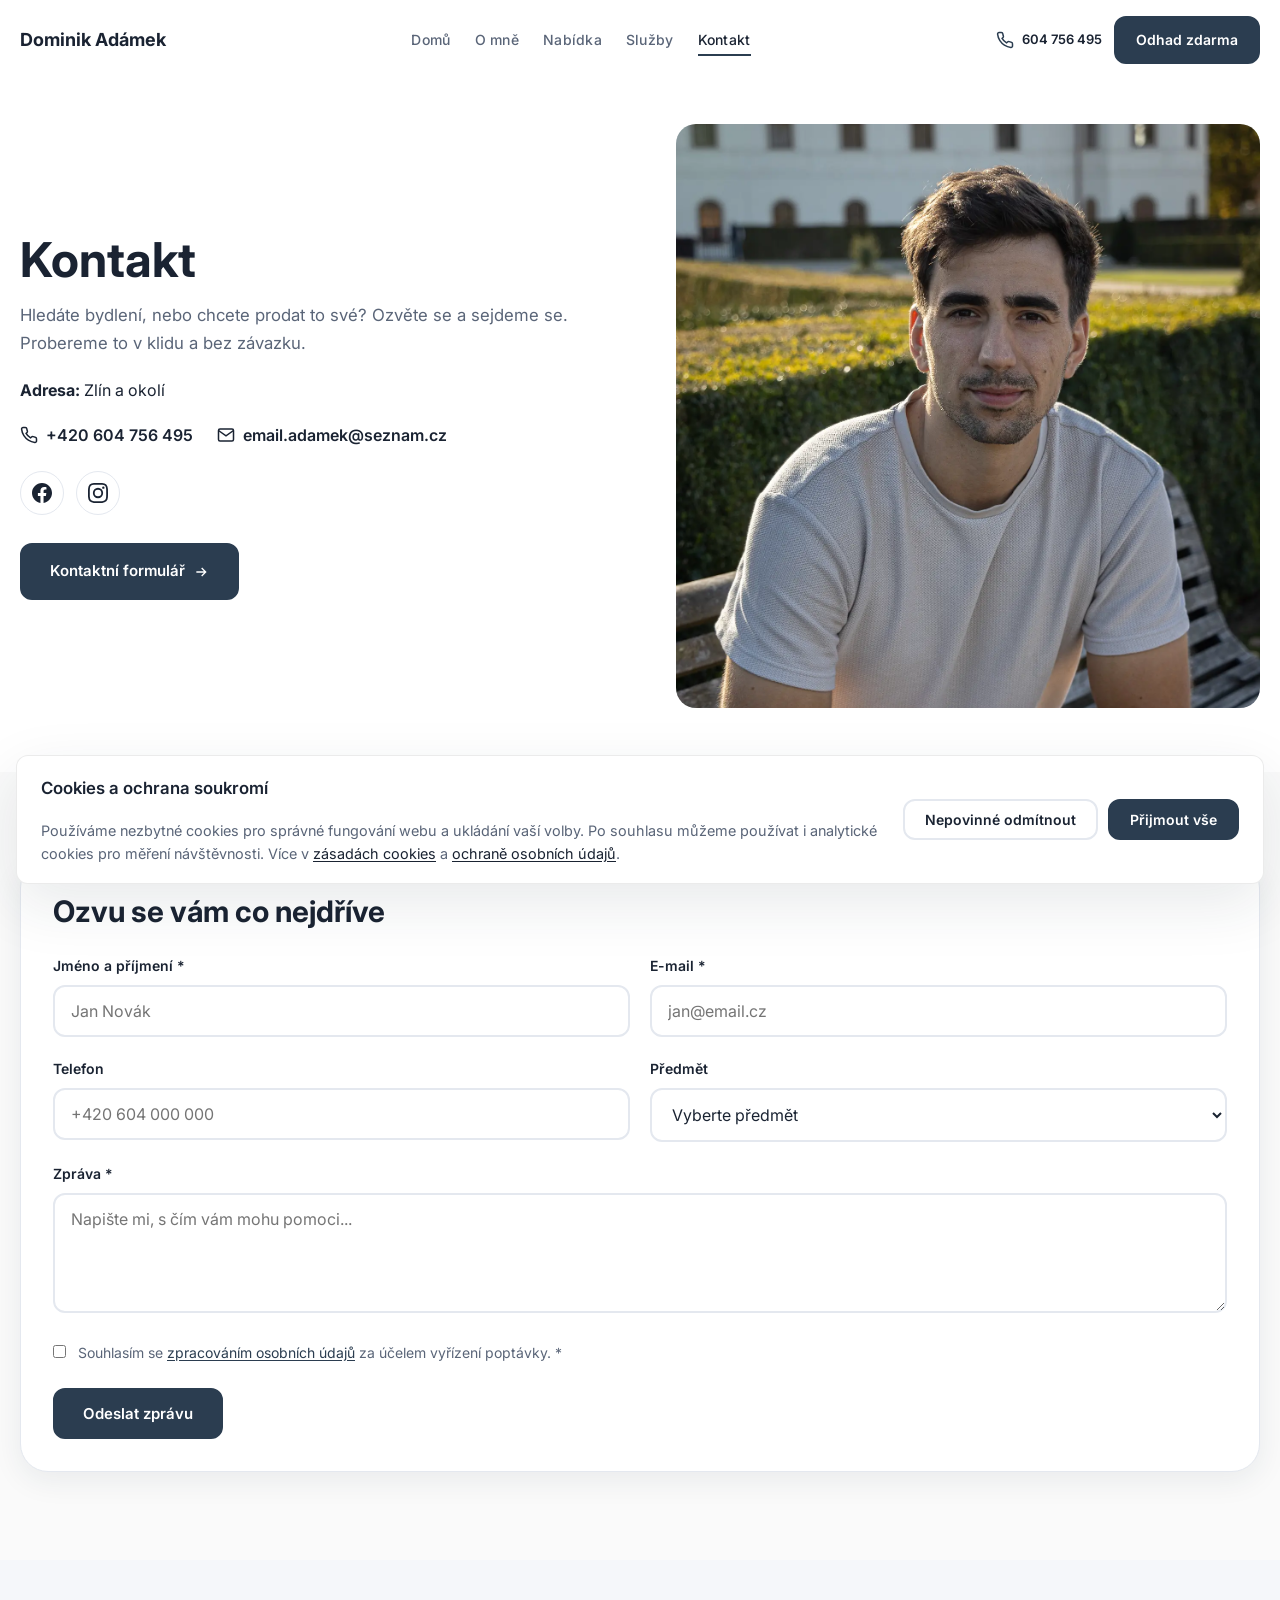
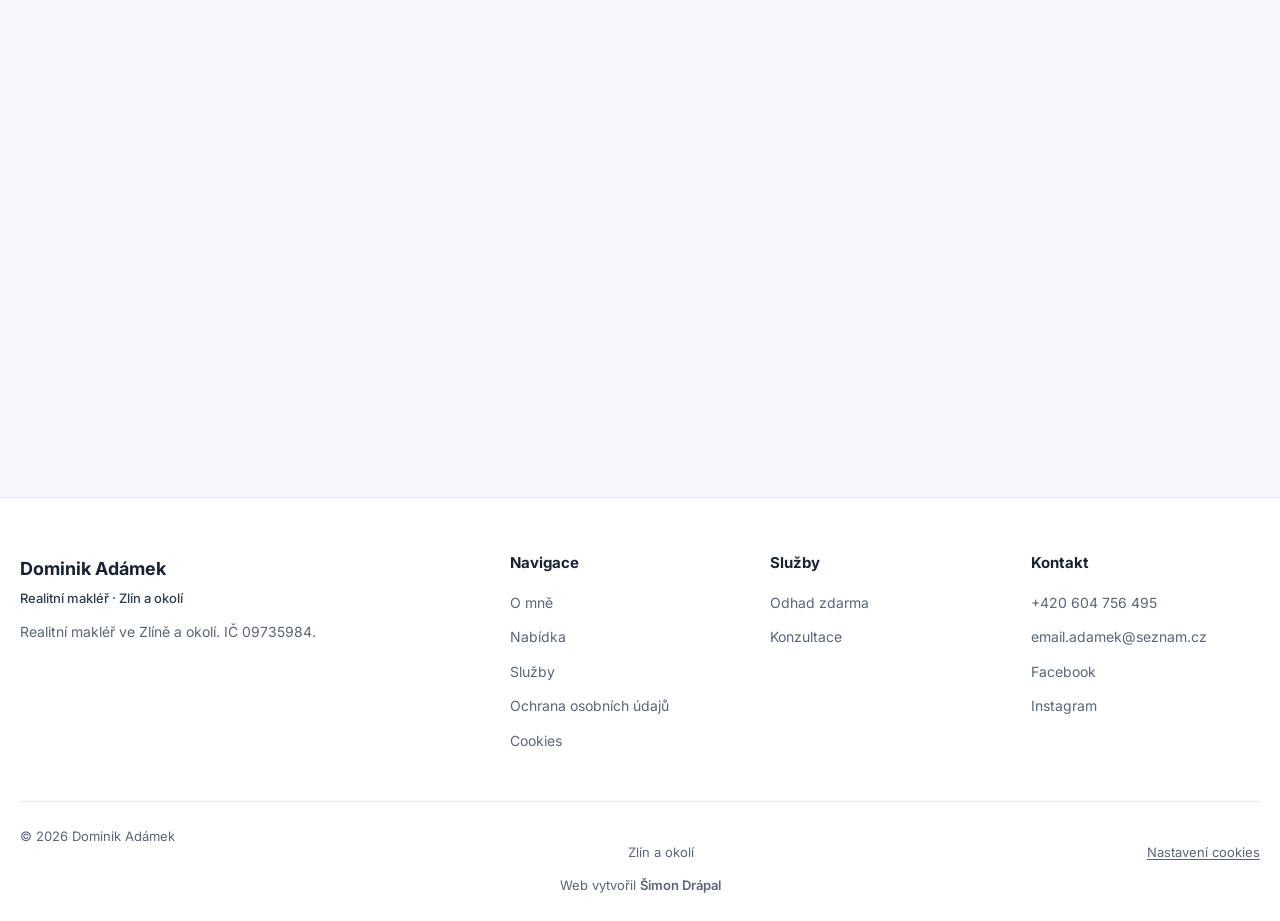
<file: kontakt.html>
<!DOCTYPE html>
<html lang="cs">
<head>
  <meta charset="UTF-8">
  <meta name="viewport" content="width=device-width, initial-scale=1.0">
  <title>Kontakt | Dominik Adámek – Realitní makléř Zlín</title>
  <meta name="description" content="Kontaktujte realitního makléře Dominika Adámka. Telefon +420 604 756 495, e-mail email.adamek@seznam.cz. Zlín a okolí. Nezávazná konzultace zdarma.">
  <link rel="canonical" href="https://adamekrealestate.cz/kontakt.html">
  <meta property="og:title" content="Kontakt | Dominik Adámek Zlín">
  <meta property="og:description" content="Ozvěte se realitnímu makléři ve Zlíně a okolí. Telefon, formulář nebo osobní setkání.">
  <meta property="og:url" content="https://adamekrealestate.cz/kontakt.html">
  <meta property="og:image" content="https://adamekrealestate.cz/assets/images/og-card.png">
  <meta name="twitter:card" content="summary">
  <meta name="twitter:title" content="Kontakt – Realitní makléř Zlín">
  <meta name="twitter:description" content="Dominik Adámek, realitní makléř Zlín.">
  <link rel="preconnect" href="https://fonts.googleapis.com">
  <link rel="preconnect" href="https://fonts.gstatic.com" crossorigin>
  <link href="https://fonts.googleapis.com/css2?family=Inter:wght@400;500;600;700;800&display=swap" rel="stylesheet">
  <link rel="stylesheet" href="assets/css/style.css">
  <script type="application/ld+json">
  {"@context":"https://schema.org","@type":"LocalBusiness","name":"Dominik Adámek – Realitní makléř","telephone":"+420604756495","email":"email.adamek@seznam.cz","address":{"@type":"PostalAddress","addressLocality":"Zlín","addressCountry":"CZ"},"geo":{"@type":"GeoCoordinates","latitude":49.2265,"longitude":17.6667},"areaServed":["Zlín","Zlínský kraj"],"openingHours":"Mo-Fr 08:00-18:00","sameAs":["https://www.facebook.com/p/Dominik-Ad%C3%A1mek-Realitn%C3%AD-Makl%C3%A9%C5%99-61567647118610/","https://www.instagram.com/realityadamek/"]}
  </script>
</head>
<body>
  <header class="header">
    <div class="container header__inner">
      <a href="index.html" class="logo" aria-label="Dominik Adámek – domů">Dominik Adámek</a>
      <nav class="header-nav" aria-label="Hlavní navigace">
        <ul>
          <li><a href="index.html">Domů</a></li>
          <li><a href="o-mne.html">O mně</a></li>
          <li><a href="nabidka.html">Nabídka</a></li>
          <li><a href="sluzby.html">Služby</a></li>
          <li><a href="kontakt.html">Kontakt</a></li>
        </ul>
      </nav>
      <div class="header__actions">
        <a href="tel:+420604756495" class="header__phone" aria-label="Zavolat na +420 604 756 495">
          <svg width="18" height="18" viewBox="0 0 24 24" fill="none" stroke="currentColor" stroke-width="2" aria-hidden="true"><path d="M22 16.92v3a2 2 0 0 1-2.18 2 19.79 19.79 0 0 1-8.63-3.07 19.5 19.5 0 0 1-6-6 19.79 19.79 0 0 1-3.07-8.67A2 2 0 0 1 4.11 2h3a2 2 0 0 1 2 1.72c.127.96.361 1.903.7 2.81a2 2 0 0 1-.45 2.11L8.09 9.91a16 16 0 0 0 6 6l1.27-1.27a2 2 0 0 1 2.11-.45c.907.339 1.85.573 2.81.7A2 2 0 0 1 22 16.92z"/></svg>
          <span>604 756 495</span>
        </a>
        <button class="nav-toggle" aria-label="Otevřít menu" aria-expanded="false">
          <span></span><span></span><span></span>
        </button>
        <a href="odhad.html" class="btn btn--primary btn--sm header__cta">Odhad zdarma</a>
      </div>
    </div>
  </header>

  <main>
    <section class="contact-intro" aria-labelledby="page-title">
      <div class="container">
        <div class="contact-intro__grid">
          <div class="contact-intro__copy">
            <h1 id="page-title">Kontakt</h1>
            <p class="contact-intro__lead">Hledáte bydlení, nebo chcete prodat to své? Ozvěte se a sejdeme se. Probereme to v klidu a bez závazku.</p>
            <p class="contact-intro__address"><strong>Adresa:</strong> Zlín a okolí</p>
            <ul class="contact-intro__links">
              <li>
                <a href="tel:+420604756495">
                  <svg width="18" height="18" viewBox="0 0 24 24" fill="none" stroke="currentColor" stroke-width="2" aria-hidden="true"><path d="M22 16.92v3a2 2 0 0 1-2.18 2 19.79 19.79 0 0 1-8.63-3.07 19.5 19.5 0 0 1-6-6 19.79 19.79 0 0 1-3.07-8.67A2 2 0 0 1 4.11 2h3a2 2 0 0 1 2 1.72c.127.96.361 1.903.7 2.81a2 2 0 0 1-.45 2.11L8.09 9.91a16 16 0 0 0 6 6l1.27-1.27a2 2 0 0 1 2.11-.45c.907.339 1.85.573 2.81.7A2 2 0 0 1 22 16.92z"/></svg>
                  +420 604 756 495
                </a>
              </li>
              <li>
                <a href="mailto:email.adamek@seznam.cz">
                  <svg width="18" height="18" viewBox="0 0 24 24" fill="none" stroke="currentColor" stroke-width="2" aria-hidden="true"><path d="M4 4h16c1.1 0 2 .9 2 2v12c0 1.1-.9 2-2 2H4c-1.1 0-2-.9-2-2V6c0-1.1.9-2 2-2z"/><polyline points="22,6 12,13 2,6"/></svg>
                  email.adamek@seznam.cz
                </a>
              </li>
            </ul>
            <div class="contact-intro__social" aria-label="Sociální sítě">
              <a href="https://www.facebook.com/p/Dominik-Ad%C3%A1mek-Realitn%C3%AD-Makl%C3%A9%C5%99-61567647118610/" class="contact-intro__social-link" target="_blank" rel="noopener noreferrer" aria-label="Facebook">
                <svg viewBox="0 0 24 24" fill="currentColor" aria-hidden="true"><path d="M24 12.073c0-6.627-5.373-12-12-12s-12 5.373-12 12c0 5.99 4.388 10.954 10.125 11.854v-8.385H7.078v-3.47h3.047V9.43c0-3.007 1.792-4.669 4.533-4.669 1.312 0 2.686.235 2.686.235v2.953H15.83c-1.491 0-1.956.925-1.956 1.874v2.25h3.328l-.532 3.47h-2.796v8.385C19.612 23.027 24 18.062 24 12.073z"/></svg>
              </a>
              <a href="https://www.instagram.com/realityadamek/" class="contact-intro__social-link" target="_blank" rel="noopener noreferrer" aria-label="Instagram">
                <svg viewBox="0 0 24 24" fill="currentColor" aria-hidden="true"><path d="M12 2.163c3.204 0 3.584.012 4.85.07 3.252.148 4.771 1.691 4.919 4.919.058 1.265.069 1.645.069 4.849 0 3.205-.012 3.584-.069 4.849-.149 3.225-1.664 4.771-4.919 4.919-1.266.058-1.644.07-4.85.07-3.204 0-3.584-.012-4.849-.07-3.26-.149-4.771-1.699-4.919-4.92-.058-1.265-.07-1.644-.07-4.849 0-3.204.013-3.583.07-4.849.149-3.227 1.664-4.771 4.919-4.919 1.266-.057 1.645-.069 4.849-.069zM12 0C8.741 0 8.333.014 7.053.072 2.695.272.273 2.69.073 7.052.014 8.333 0 8.741 0 12c0 3.259.014 3.668.072 4.948.2 4.358 2.618 6.78 6.98 6.98C8.333 23.986 8.741 24 12 24c3.259 0 3.668-.014 4.948-.072 4.354-.2 6.782-2.618 6.979-6.98.059-1.28.073-1.689.073-4.948 0-3.259-.014-3.667-.072-4.947-.196-4.354-2.617-6.78-6.979-6.98C15.668.014 15.259 0 12 0zm0 5.838a6.162 6.162 0 100 12.324 6.162 6.162 0 000-12.324zM12 16a4 4 0 110-8 4 4 0 010 8zm6.406-11.845a1.44 1.44 0 100 2.881 1.44 1.44 0 000-2.881z"/></svg>
              </a>
            </div>
            <a href="#kontaktni-formular" class="btn btn--primary">
              Kontaktní formulář
              <svg width="16" height="16" viewBox="0 0 24 24" fill="none" stroke="currentColor" stroke-width="2" aria-hidden="true"><path d="M5 12h14M13 6l6 6-6 6"/></svg>
            </a>
          </div>
          <div class="contact-intro__photo">
            <img src="assets/images/o_mne_fotka.webp" alt="Dominik Adámek – realitní makléř Zlín a okolí" width="1000" height="1284">
          </div>
        </div>
      </div>
    </section>

    <section class="section contact-form-section" id="kontaktni-formular" aria-labelledby="contact-form-heading">
      <div class="container">
          <div class="form-card contact-form-card">
            <h2 id="contact-form-heading">Ozvu se vám co nejdříve</h2>
            <form class="contact-form" novalidate>
              <div class="form-success" hidden role="alert"></div>
              <div class="contact-form__row">
                <div class="form-group">
                  <label for="contact-name">Jméno a příjmení *</label>
                  <input type="text" id="contact-name" name="name" required autocomplete="name" placeholder="Jan Novák">
                  <span class="form-error">Vyplňte prosím jméno.</span>
                </div>
                <div class="form-group">
                  <label for="contact-email">E-mail *</label>
                  <input type="email" id="contact-email" name="email" required autocomplete="email" placeholder="jan@email.cz">
                  <span class="form-error">Vyplňte platný e-mail.</span>
                </div>
              </div>
              <div class="contact-form__row">
                <div class="form-group">
                  <label for="contact-phone">Telefon</label>
                  <input type="tel" id="contact-phone" name="phone" autocomplete="tel" placeholder="+420 604 000 000">
                </div>
                <div class="form-group">
                  <label for="contact-subject">Předmět</label>
                  <select id="contact-subject" name="subject">
                    <option value="">Vyberte předmět</option>
                    <option value="konzultace">Konzultace</option>
                    <option value="prodej">Prodej nemovitosti</option>
                    <option value="odhad">Odhad ceny</option>
                    <option value="jine">Jiné</option>
                  </select>
                </div>
              </div>
              <div class="form-group">
                <label for="contact-message">Zpráva *</label>
                <textarea id="contact-message" name="message" required placeholder="Napište mi, s čím vám mohu pomoci..."></textarea>
                <span class="form-error">Napište prosím zprávu.</span>
              </div>
              <div class="form-group">
                <div class="form-checkbox">
                  <input type="checkbox" id="contact-gdpr" name="gdpr" required>
                  <label for="contact-gdpr">Souhlasím se <a href="ochrana-osobnich-udaju.html">zpracováním osobních údajů</a> za účelem vyřízení poptávky. *</label>
                </div>
                <span class="form-error">Je nutný souhlas se zpracováním údajů.</span>
              </div>
              <button type="submit" class="btn btn--primary">Odeslat zprávu</button>
            </form>
          </div>
      </div>
    </section>

    <section class="contact-map" aria-labelledby="contact-map-heading">
      <h2 id="contact-map-heading" class="sr-only">Mapa – Zlín a okolí</h2>
      <div class="contact-map__frame">
        <iframe
          src="https://www.google.com/maps?q=Zlín&output=embed"
          allowfullscreen=""
          loading="lazy"
          referrerpolicy="no-referrer-when-downgrade"
          title="Mapa – Zlín a okolí, působnost Dominika Adámka">
        </iframe>
      </div>
    </section>
  </main>

  <footer class="footer">
    <div class="container">
      <div class="footer__grid">
        <div class="footer__brand">
          <a href="index.html" class="logo">Dominik Adámek</a><span class="logo__tagline">Realitní makléř · Zlín a okolí</span>
          <p>Realitní makléř ve Zlíně a okolí. IČ 09735984.</p>
        </div>
        <div><h4>Navigace</h4><ul><li><a href="o-mne.html">O mně</a></li><li><a href="nabidka.html">Nabídka</a></li><li><a href="sluzby.html">Služby</a></li><li><a href="ochrana-osobnich-udaju.html">Ochrana osobních údajů</a></li><li><a href="cookies.html">Cookies</a></li></ul></div>
        <div><h4>Služby</h4><ul><li><a href="odhad.html">Odhad zdarma</a></li><li><a href="kontakt.html">Konzultace</a></li></ul></div>
        <div><h4>Kontakt</h4><ul><li><a href="tel:+420604756495">+420 604 756 495</a></li><li><a href="mailto:email.adamek@seznam.cz">email.adamek@seznam.cz</a></li><li><a href="https://www.facebook.com/p/Dominik-Ad%C3%A1mek-Realitn%C3%AD-Makl%C3%A9%C5%99-61567647118610/" target="_blank" rel="noopener">Facebook</a></li><li><a href="https://www.instagram.com/realityadamek/" target="_blank" rel="noopener">Instagram</a></li></ul></div>
      </div>
      <div class="footer__bottom"><p>&copy; 2026 Dominik Adámek</p><p>Zlín a okolí</p><p><button type="button" class="footer__cookie-settings" data-cookie-settings>Nastavení cookies</button></p></div>
      <p class="footer__credit">Web vytvořil <a href="https://simondrapal.cz/" target="_blank" rel="noopener noreferrer">Šimon Drápal</a></p>
    </div>
  </footer>
  <script src="assets/js/cookies-config.js"></script>
  <script src="assets/js/cookies.js" defer></script>
  <script src="assets/js/main.js" defer></script>
</body>
</html>
</file>
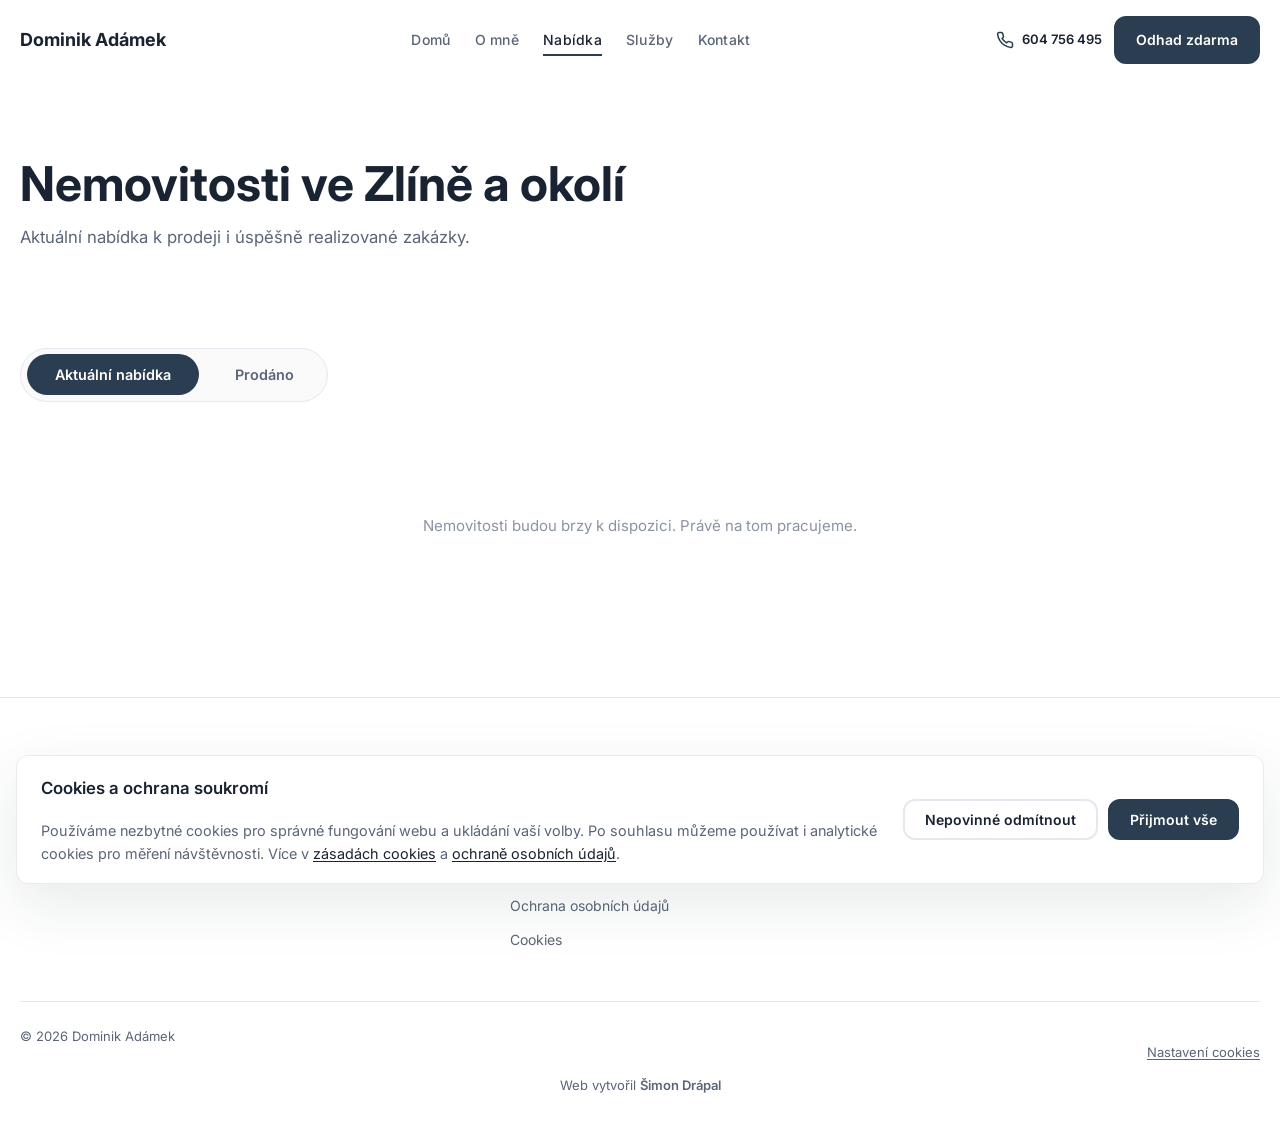
<file: nabidka.html>
<!DOCTYPE html>
<html lang="cs">
<head>
  <meta charset="UTF-8">
  <meta name="viewport" content="width=device-width, initial-scale=1.0">
  <title>Nabídka nemovitostí | Dominik Adámek – Zlín a okolí</title>
  <meta name="description" content="Aktuální nabídka nemovitostí ve Zlíně a okolí i úspěšně prodané zakázky. Byty, domy, pozemky a komerční objekty.">
  <link rel="canonical" href="https://adamekrealestate.cz/nabidka.html">
  <meta property="og:title" content="Nabídka nemovitostí | Dominik Adámek Zlín">
  <meta property="og:description" content="Prohlédněte si aktuální nabídku bytů, domů a pozemků ve Zlíně a okolí.">
  <meta property="og:url" content="https://adamekrealestate.cz/nabidka.html">
  <meta property="og:image" content="https://adamekrealestate.cz/assets/images/og-card.png">
  <meta name="twitter:card" content="summary">
  <meta name="twitter:title" content="Nabídka nemovitostí Zlín">
  <meta name="twitter:description" content="Byty, domy, pozemky ve Zlíně a okolí. Dominik Adámek.">
  <link rel="preconnect" href="https://fonts.googleapis.com">
  <link rel="preconnect" href="https://fonts.gstatic.com" crossorigin>
  <link href="https://fonts.googleapis.com/css2?family=Inter:wght@400;500;600;700;800&display=swap" rel="stylesheet">
  <link rel="stylesheet" href="assets/css/style.css">
  <script type="application/ld+json">
  {"@context":"https://schema.org","@type":"RealEstateAgent","name":"Dominik Adámek","url":"https://adamekrealestate.cz/","telephone":"+420604756495"}
  </script>
</head>
<body>
  <header class="header">
    <div class="container header__inner">
      <a href="index.html" class="logo" aria-label="Dominik Adámek – domů">Dominik Adámek</a>
      <nav class="header-nav" aria-label="Hlavní navigace">
        <ul>
          <li><a href="index.html">Domů</a></li>
          <li><a href="o-mne.html">O mně</a></li>
          <li><a href="nabidka.html">Nabídka</a></li>
          <li><a href="sluzby.html">Služby</a></li>
          <li><a href="kontakt.html">Kontakt</a></li>
        </ul>
      </nav>
      <div class="header__actions">
        <a href="tel:+420604756495" class="header__phone" aria-label="Zavolat na +420 604 756 495">
          <svg width="18" height="18" viewBox="0 0 24 24" fill="none" stroke="currentColor" stroke-width="2" aria-hidden="true"><path d="M22 16.92v3a2 2 0 0 1-2.18 2 19.79 19.79 0 0 1-8.63-3.07 19.5 19.5 0 0 1-6-6 19.79 19.79 0 0 1-3.07-8.67A2 2 0 0 1 4.11 2h3a2 2 0 0 1 2 1.72c.127.96.361 1.903.7 2.81a2 2 0 0 1-.45 2.11L8.09 9.91a16 16 0 0 0 6 6l1.27-1.27a2 2 0 0 1 2.11-.45c.907.339 1.85.573 2.81.7A2 2 0 0 1 22 16.92z"/></svg>
          <span>604 756 495</span>
        </a>
        <button class="nav-toggle" aria-label="Otevřít menu" aria-expanded="false">
          <span></span><span></span><span></span>
        </button>
        <a href="odhad.html" class="btn btn--primary btn--sm header__cta">Odhad zdarma</a>
      </div>
    </div>
  </header>

  <main>
    <section class="hero hero--page" aria-labelledby="page-title">
      <div class="container hero__content">
        <h1 id="page-title">Nemovitosti ve Zlíně a okolí</h1>
        <p class="hero__subtitle">Aktuální nabídka k prodeji i úspěšně realizované zakázky.</p>
      </div>
    </section>

    <section class="section" id="nabidka">
      <div class="container">
        <div class="property-view-tabs" role="tablist" aria-label="Výběr nabídky" data-animate>
          <button class="property-view-tab is-active" type="button" data-property-view="nabidka" role="tab" aria-selected="true" aria-controls="panel-nabidka" id="tab-nabidka">Aktuální nabídka</button>
          <button class="property-view-tab" type="button" data-property-view="prodano" role="tab" aria-selected="false" aria-controls="panel-prodano" id="tab-prodano">Prodáno</button>
        </div>

        <div class="property-panel property-panel--active" id="panel-nabidka" role="tabpanel" aria-labelledby="tab-nabidka">
          <div class="listings-grid" id="property-listing" aria-live="polite"></div>
        </div>

        <div class="property-panel" id="panel-prodano" role="tabpanel" aria-labelledby="tab-prodano" hidden>
          <div class="deals-grid" id="sold-gallery" aria-live="polite"></div>
        </div>
      </div>
    </section>
  </main>

  <footer class="footer">
    <div class="container">
      <div class="footer__grid">
        <div class="footer__brand">
          <a href="index.html" class="logo">Dominik Adámek</a><span class="logo__tagline">Realitní makléř · Zlín a okolí</span>
          <p>Realitní makléř ve Zlíně a okolí.</p>
        </div>
        <div><h4>Navigace</h4><ul><li><a href="o-mne.html">O mně</a></li><li><a href="nabidka.html">Nabídka</a></li><li><a href="sluzby.html">Služby</a></li><li><a href="ochrana-osobnich-udaju.html">Ochrana osobních údajů</a></li><li><a href="cookies.html">Cookies</a></li></ul></div>
        <div><h4>Služby</h4><ul><li><a href="odhad.html">Odhad zdarma</a></li><li><a href="sluzby.html">Prodej nemovitostí</a></li></ul></div>
        <div><h4>Kontakt</h4><ul><li><a href="tel:+420604756495">+420 604 756 495</a></li><li><a href="mailto:email.adamek@seznam.cz">email.adamek@seznam.cz</a></li></ul></div>
      </div>
      <div class="footer__bottom"><p>&copy; 2026 Dominik Adámek</p><p><button type="button" class="footer__cookie-settings" data-cookie-settings>Nastavení cookies</button></p></div>
      <p class="footer__credit">Web vytvořil <a href="https://simondrapal.cz/" target="_blank" rel="noopener noreferrer">Šimon Drápal</a></p>
    </div>
  </footer>
  <script src="assets/js/cookies-config.js"></script>
  <script src="assets/js/cookies.js" defer></script>
  <script src="assets/js/properties-data.js" defer></script>
  <script src="assets/js/main.js" defer></script>
</body>
</html>
</file>
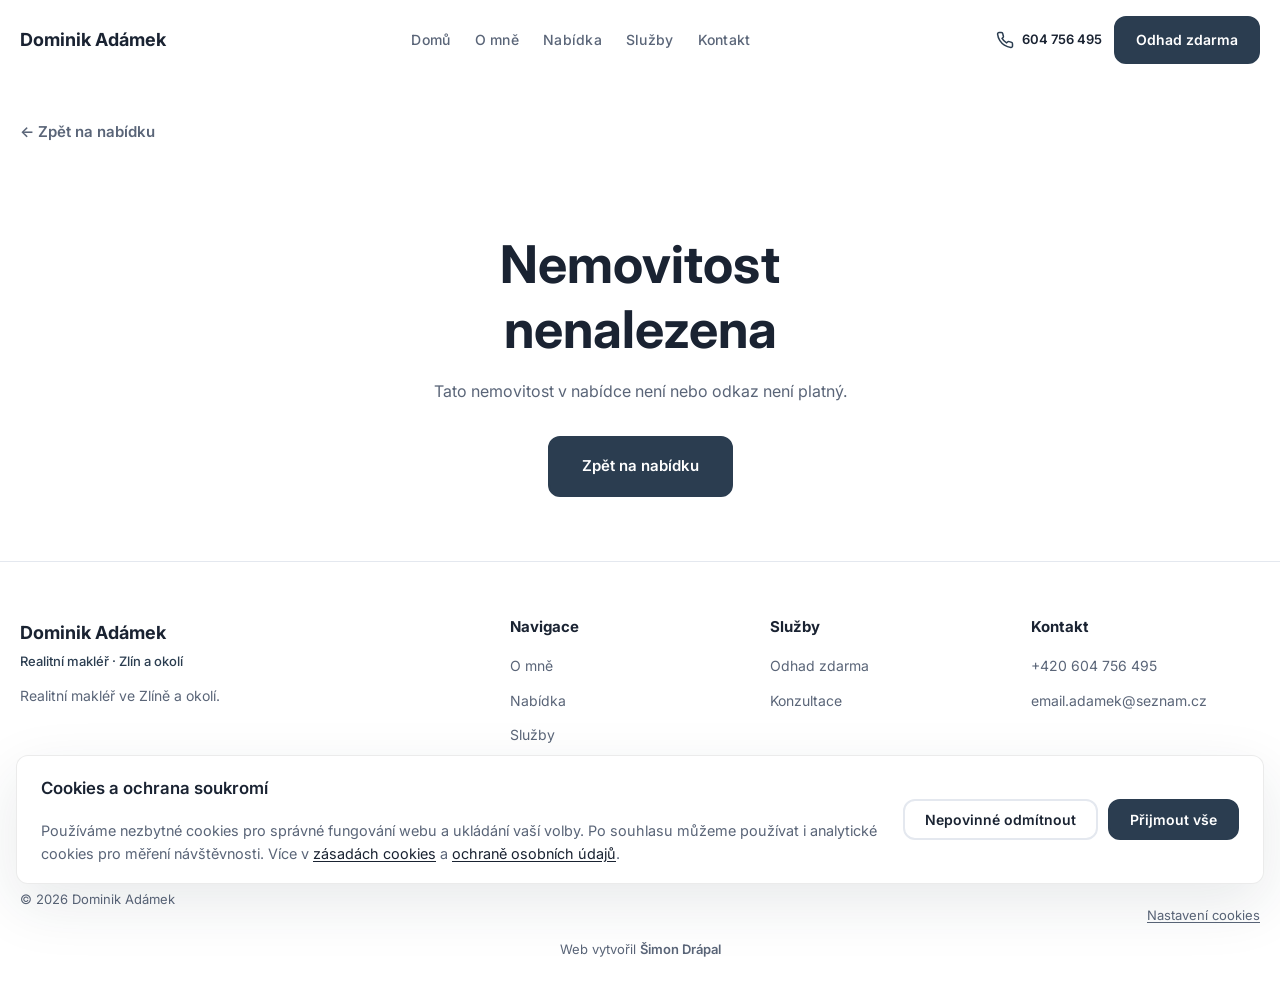
<file: nemovitost.html>
<!DOCTYPE html>
<html lang="cs">
<head>
  <meta charset="UTF-8">
  <meta name="viewport" content="width=device-width, initial-scale=1.0">
  <title>Detail nemovitosti | Dominik Adámek – Realitní makléř Zlín</title>
  <meta name="description" content="Detail nemovitosti v nabídce realitního makléře Dominika Adámka. Zlín a okolí.">
  <link rel="canonical" href="https://adamekrealestate.cz/nemovitost.html">
  <meta property="og:title" content="Detail nemovitosti | Dominik Adámek">
  <meta property="og:description" content="Detail nemovitosti ve Zlíně a okolí.">
  <meta property="og:url" content="https://adamekrealestate.cz/nemovitost.html">
  <meta property="og:image" content="https://adamekrealestate.cz/assets/images/og-card.png">
  <meta name="twitter:card" content="summary">
  <link rel="preconnect" href="https://fonts.googleapis.com">
  <link rel="preconnect" href="https://fonts.gstatic.com" crossorigin>
  <link href="https://fonts.googleapis.com/css2?family=Inter:wght@400;500;600;700;800&display=swap" rel="stylesheet">
  <link rel="stylesheet" href="assets/css/style.css">
</head>
<body>
  <header class="header">
    <div class="container header__inner">
      <a href="index.html" class="logo" aria-label="Dominik Adámek – domů">Dominik Adámek</a>
      <nav class="header-nav" aria-label="Hlavní navigace">
        <ul>
          <li><a href="index.html">Domů</a></li>
          <li><a href="o-mne.html">O mně</a></li>
          <li><a href="nabidka.html">Nabídka</a></li>
          <li><a href="sluzby.html">Služby</a></li>
          <li><a href="kontakt.html">Kontakt</a></li>
        </ul>
      </nav>
      <div class="header__actions">
        <a href="tel:+420604756495" class="header__phone" aria-label="Zavolat na +420 604 756 495">
          <svg width="18" height="18" viewBox="0 0 24 24" fill="none" stroke="currentColor" stroke-width="2" aria-hidden="true"><path d="M22 16.92v3a2 2 0 0 1-2.18 2 19.79 19.79 0 0 1-8.63-3.07 19.5 19.5 0 0 1-6-6 19.79 19.79 0 0 1-3.07-8.67A2 2 0 0 1 4.11 2h3a2 2 0 0 1 2 1.72c.127.96.361 1.903.7 2.81a2 2 0 0 1-.45 2.11L8.09 9.91a16 16 0 0 0 6 6l1.27-1.27a2 2 0 0 1 2.11-.45c.907.339 1.85.573 2.81.7A2 2 0 0 1 22 16.92z"/></svg>
          <span>604 756 495</span>
        </a>
        <button class="nav-toggle" aria-label="Otevřít menu" aria-expanded="false">
          <span></span><span></span><span></span>
        </button>
        <a href="odhad.html" class="btn btn--primary btn--sm header__cta">Odhad zdarma</a>
      </div>
    </div>
  </header>

  <main id="property-detail"></main>

  <footer class="footer">
    <div class="container">
      <div class="footer__grid">
        <div class="footer__brand">
          <a href="index.html" class="logo">Dominik Adámek</a><span class="logo__tagline">Realitní makléř · Zlín a okolí</span>
          <p>Realitní makléř ve Zlíně a okolí.</p>
        </div>
        <div><h4>Navigace</h4><ul><li><a href="o-mne.html">O mně</a></li><li><a href="nabidka.html">Nabídka</a></li><li><a href="sluzby.html">Služby</a></li><li><a href="ochrana-osobnich-udaju.html">Ochrana osobních údajů</a></li><li><a href="cookies.html">Cookies</a></li></ul></div>
        <div><h4>Služby</h4><ul><li><a href="odhad.html">Odhad zdarma</a></li><li><a href="kontakt.html">Konzultace</a></li></ul></div>
        <div><h4>Kontakt</h4><ul><li><a href="tel:+420604756495">+420 604 756 495</a></li><li><a href="mailto:email.adamek@seznam.cz">email.adamek@seznam.cz</a></li></ul></div>
      </div>
      <div class="footer__bottom"><p>&copy; 2026 Dominik Adámek</p><p><button type="button" class="footer__cookie-settings" data-cookie-settings>Nastavení cookies</button></p></div>
      <p class="footer__credit">Web vytvořil <a href="https://simondrapal.cz/" target="_blank" rel="noopener noreferrer">Šimon Drápal</a></p>
    </div>
  </footer>

  <script src="assets/js/cookies-config.js"></script>
  <script src="assets/js/cookies.js" defer></script>
  <script src="assets/js/properties-data.js" defer></script>
  <script src="assets/js/property-detail.js" defer></script>
  <script src="assets/js/main.js" defer></script>
</body>
</html>
</file>
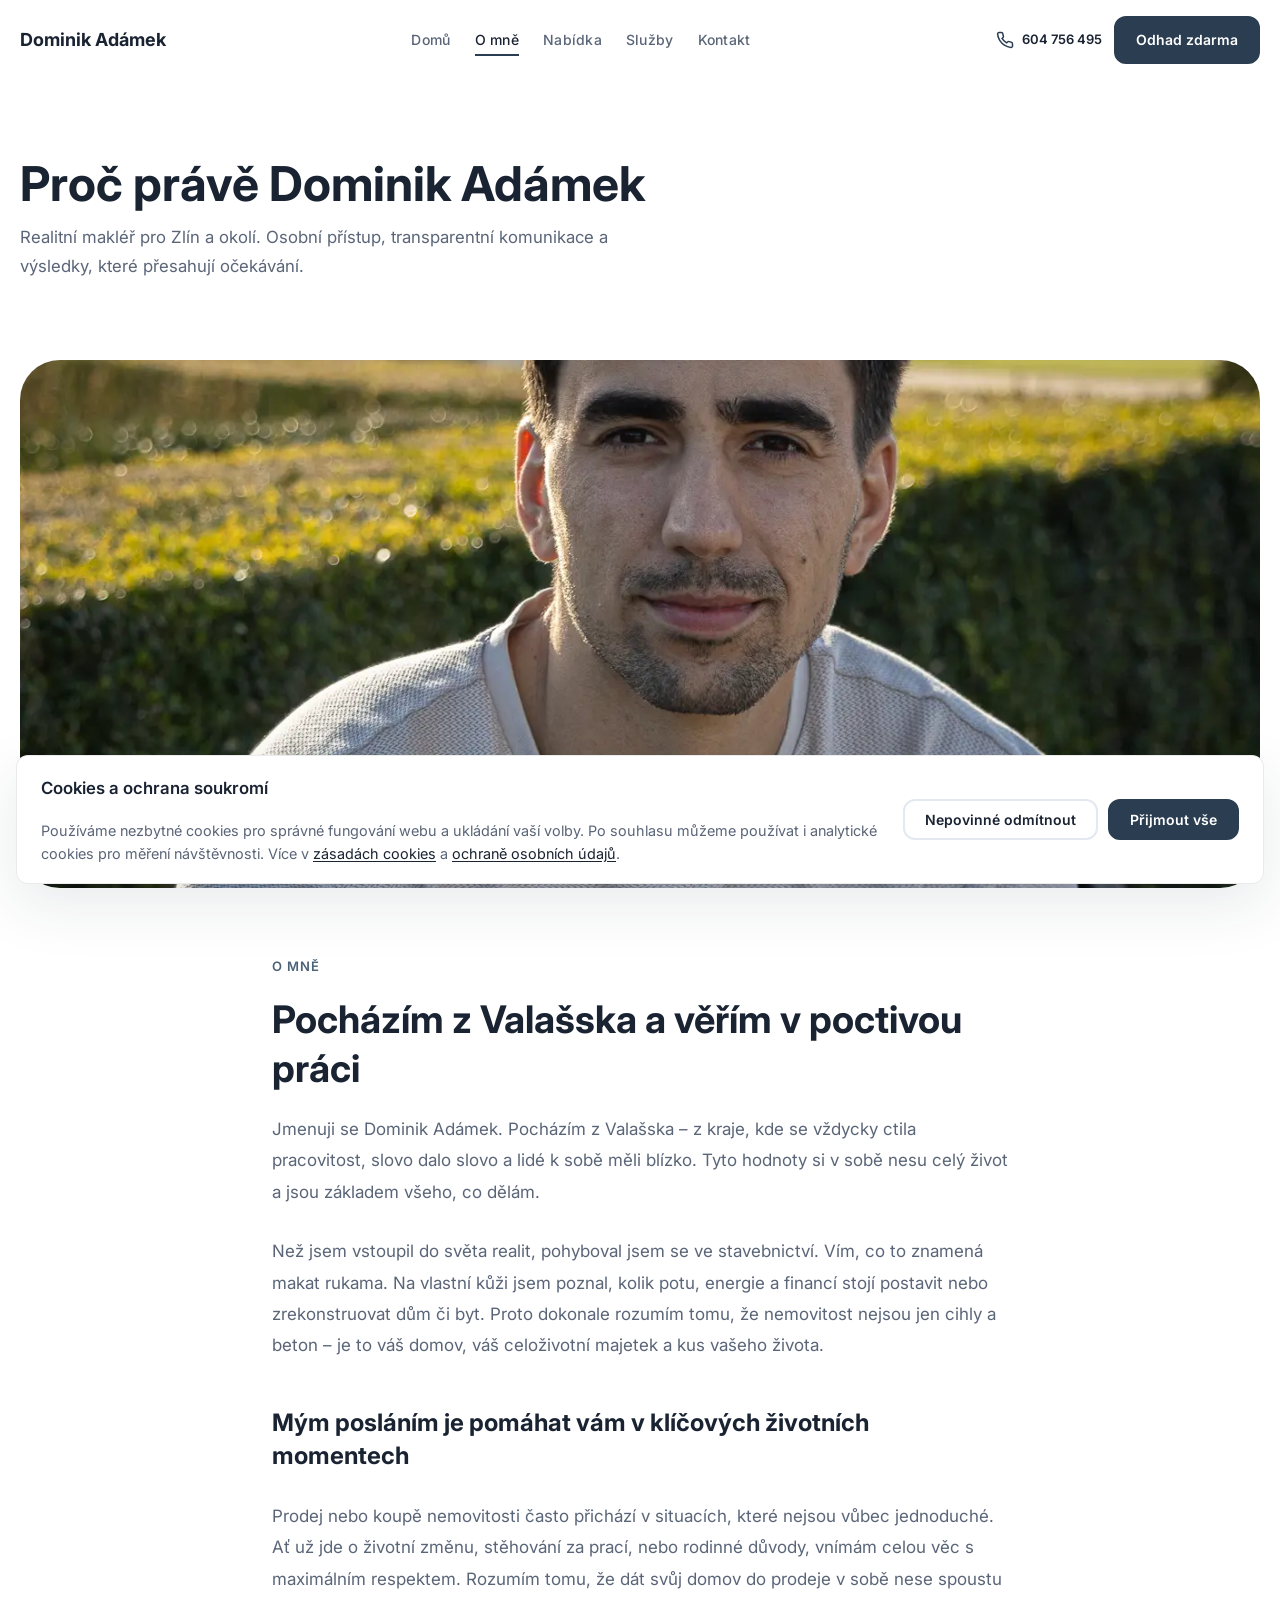
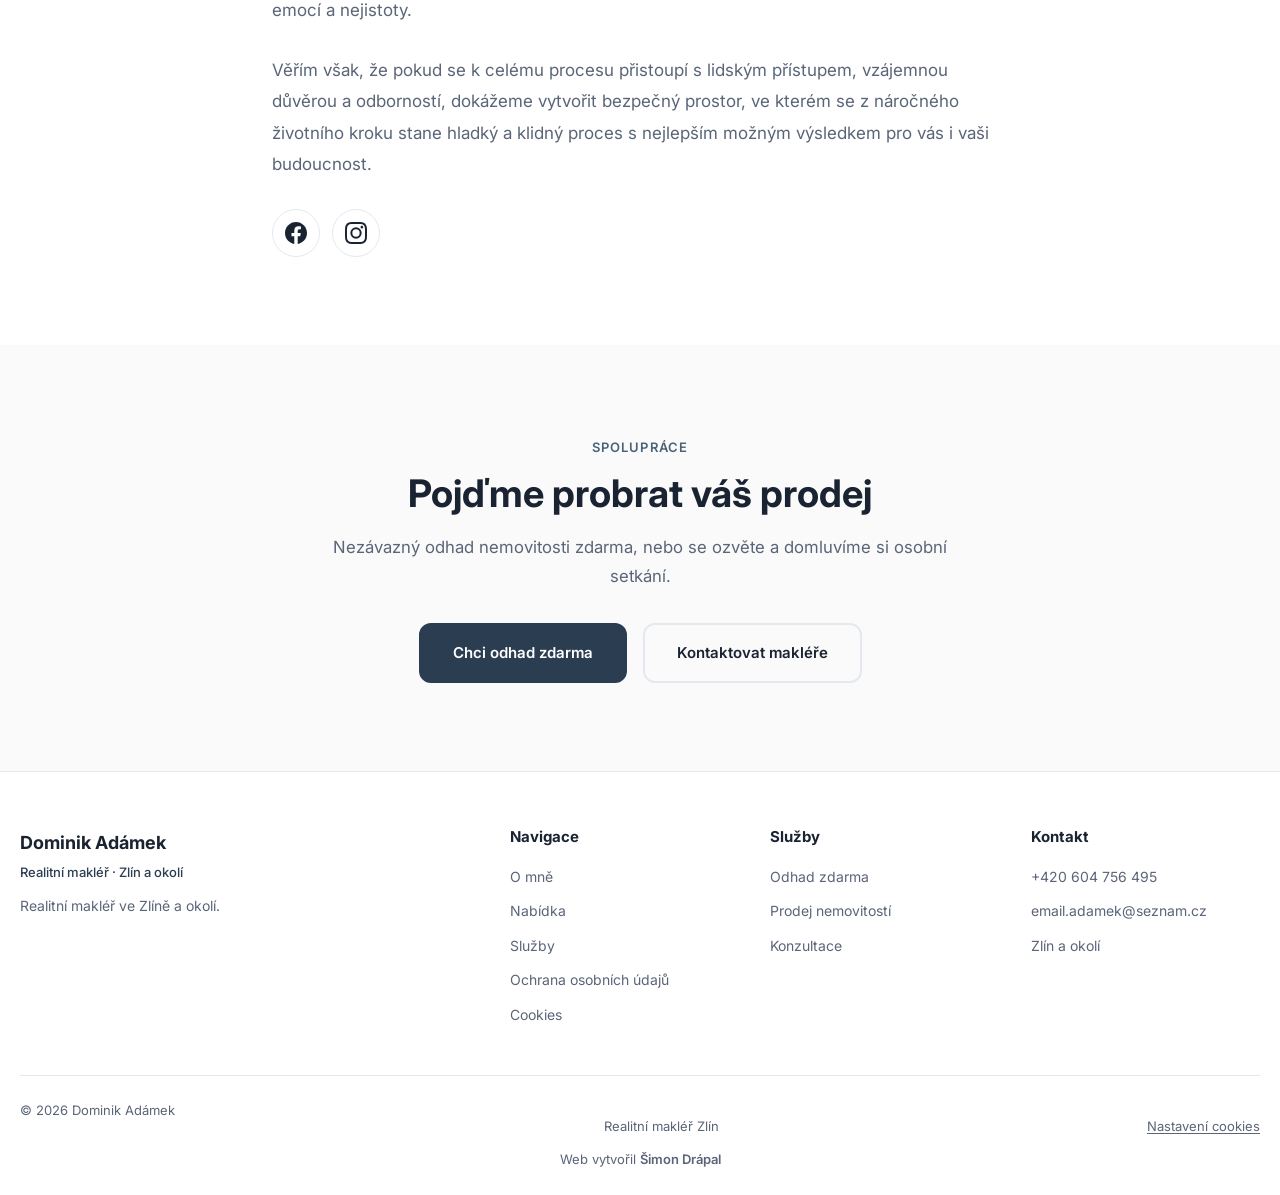
<file: o-mne.html>
<!DOCTYPE html>
<html lang="cs">
<head>
  <meta charset="UTF-8">
  <meta name="viewport" content="width=device-width, initial-scale=1.0">
  <title>O mně | Dominik Adámek – Realitní makléř Zlín</title>
  <meta name="description" content="Poznejte Dominika Adámka – realitního makléře pro Zlín a okolí. Důvěra, transparentnost a osobní přístup ke každému klientovi.">
  <link rel="canonical" href="https://adamekrealestate.cz/o-mne.html">
  <meta property="og:title" content="O mně | Dominik Adámek – Realitní makléř Zlín">
  <meta property="og:description" content="Realitní makléř s lidským přístupem. Osobní značka pro Zlín a okolí.">
  <meta property="og:url" content="https://adamekrealestate.cz/o-mne.html">
  <meta property="og:image" content="https://adamekrealestate.cz/assets/images/og-card.png">
  <meta name="twitter:card" content="summary">
  <meta name="twitter:title" content="O mně | Dominik Adámek">
  <meta name="twitter:description" content="Realitní makléř Zlín – důvěra, transparentnost, výsledky.">
  <link rel="preconnect" href="https://fonts.googleapis.com">
  <link rel="preconnect" href="https://fonts.gstatic.com" crossorigin>
  <link href="https://fonts.googleapis.com/css2?family=Inter:wght@400;500;600;700;800&display=swap" rel="stylesheet">
  <link rel="stylesheet" href="assets/css/style.css">
  <script type="application/ld+json">
  {"@context":"https://schema.org","@type":"RealEstateAgent","name":"Dominik Adámek","url":"https://adamekrealestate.cz/","telephone":"+420604756495","email":"email.adamek@seznam.cz","address":{"@type":"PostalAddress","addressLocality":"Zlín","addressCountry":"CZ"},"areaServed":["Zlín","Zlínský kraj"]}
  </script>
</head>
<body>
  <header class="header">
    <div class="container header__inner">
      <a href="index.html" class="logo" aria-label="Dominik Adámek – domů">Dominik Adámek</a>
      <nav class="header-nav" aria-label="Hlavní navigace">
        <ul>
          <li><a href="index.html">Domů</a></li>
          <li><a href="o-mne.html">O mně</a></li>
          <li><a href="nabidka.html">Nabídka</a></li>
          <li><a href="sluzby.html">Služby</a></li>
          <li><a href="kontakt.html">Kontakt</a></li>
        </ul>
      </nav>
      <div class="header__actions">
        <a href="tel:+420604756495" class="header__phone" aria-label="Zavolat na +420 604 756 495">
          <svg width="18" height="18" viewBox="0 0 24 24" fill="none" stroke="currentColor" stroke-width="2" aria-hidden="true"><path d="M22 16.92v3a2 2 0 0 1-2.18 2 19.79 19.79 0 0 1-8.63-3.07 19.5 19.5 0 0 1-6-6 19.79 19.79 0 0 1-3.07-8.67A2 2 0 0 1 4.11 2h3a2 2 0 0 1 2 1.72c.127.96.361 1.903.7 2.81a2 2 0 0 1-.45 2.11L8.09 9.91a16 16 0 0 0 6 6l1.27-1.27a2 2 0 0 1 2.11-.45c.907.339 1.85.573 2.81.7A2 2 0 0 1 22 16.92z"/></svg>
          <span>604 756 495</span>
        </a>
        <button class="nav-toggle" aria-label="Otevřít menu" aria-expanded="false">
          <span></span><span></span><span></span>
        </button>
        <a href="odhad.html" class="btn btn--primary btn--sm header__cta">Odhad zdarma</a>
      </div>
    </div>
  </header>

  <main>
    <section class="hero hero--page" aria-labelledby="page-title">
      <div class="container hero__content">
        <h1 id="page-title">Proč právě Dominik Adámek</h1>
        <p class="hero__subtitle">Realitní makléř pro Zlín a okolí. Osobní přístup, transparentní komunikace a výsledky, které přesahují očekávání.</p>
      </div>
    </section>

    <section class="about-banner" aria-label="Dominik Adámek">
      <div class="container">
        <div class="about-banner__photo">
          <img src="assets/images/o_mne_fotka.webp" alt="Dominik Adámek – realitní makléř Zlín a okolí" width="1000" height="1284">
        </div>
      </div>
    </section>

    <section class="section about-page" id="o-mne" aria-labelledby="o-mne-heading">
      <div class="container">
        <div class="about-story about-story--page">
          <span class="section__label">O mně</span>
          <h2 id="o-mne-heading">Pocházím z Valašska a věřím v poctivou práci</h2>
          <p class="about__intro">Jmenuji se Dominik Adámek. Pocházím z Valašska – z kraje, kde se vždycky ctila pracovitost, slovo dalo slovo a lidé k sobě měli blízko. Tyto hodnoty si v sobě nesu celý život a jsou základem všeho, co dělám.</p>
          <p class="about__intro">Než jsem vstoupil do světa realit, pohyboval jsem se ve stavebnictví. Vím, co to znamená makat rukama. Na vlastní kůži jsem poznal, kolik potu, energie a financí stojí postavit nebo zrekonstruovat dům či byt. Proto dokonale rozumím tomu, že nemovitost nejsou jen cihly a beton – je to váš domov, váš celoživotní majetek a kus vašeho života.</p>
          <h3 id="o-mne-mission">Mým posláním je pomáhat vám v klíčových životních momentech</h3>
          <p class="about__intro">Prodej nebo koupě nemovitosti často přichází v situacích, které nejsou vůbec jednoduché. Ať už jde o životní změnu, stěhování za prací, nebo rodinné důvody, vnímám celou věc s maximálním respektem. Rozumím tomu, že dát svůj domov do prodeje v sobě nese spoustu emocí a nejistoty.</p>
          <p class="about__intro">Věřím však, že pokud se k celému procesu přistoupí s lidským přístupem, vzájemnou důvěrou a odborností, dokážeme vytvořit bezpečný prostor, ve kterém se z náročného životního kroku stane hladký a klidný proces s nejlepším možným výsledkem pro vás i vaši budoucnost.</p>
          <div class="about__social" aria-label="Sociální sítě">
            <a href="https://www.facebook.com/p/Dominik-Ad%C3%A1mek-Realitn%C3%AD-Makl%C3%A9%C5%99-61567647118610/" class="about__social-link" target="_blank" rel="noopener noreferrer" aria-label="Facebook">
              <svg viewBox="0 0 24 24" fill="currentColor" aria-hidden="true"><path d="M24 12.073c0-6.627-5.373-12-12-12s-12 5.373-12 12c0 5.99 4.388 10.954 10.125 11.854v-8.385H7.078v-3.47h3.047V9.43c0-3.007 1.792-4.669 4.533-4.669 1.312 0 2.686.235 2.686.235v2.953H15.83c-1.491 0-1.956.925-1.956 1.874v2.25h3.328l-.532 3.47h-2.796v8.385C19.612 23.027 24 18.062 24 12.073z"/></svg>
            </a>
            <a href="https://www.instagram.com/realityadamek/" class="about__social-link" target="_blank" rel="noopener noreferrer" aria-label="Instagram">
              <svg viewBox="0 0 24 24" fill="currentColor" aria-hidden="true"><path d="M12 2.163c3.204 0 3.584.012 4.85.07 3.252.148 4.771 1.691 4.919 4.919.058 1.265.069 1.645.069 4.849 0 3.205-.012 3.584-.069 4.849-.149 3.225-1.664 4.771-4.919 4.919-1.266.058-1.644.07-4.85.07-3.204 0-3.584-.012-4.849-.07-3.26-.149-4.771-1.699-4.919-4.92-.058-1.265-.07-1.644-.07-4.849 0-3.204.013-3.583.07-4.849.149-3.227 1.664-4.771 4.919-4.919 1.266-.057 1.645-.069 4.849-.069zM12 0C8.741 0 8.333.014 7.053.072 2.695.272.273 2.69.073 7.052.014 8.333 0 8.741 0 12c0 3.259.014 3.668.072 4.948.2 4.358 2.618 6.78 6.98 6.98C8.333 23.986 8.741 24 12 24c3.259 0 3.668-.014 4.948-.072 4.354-.2 6.782-2.618 6.979-6.98.059-1.28.073-1.689.073-4.948 0-3.259-.014-3.667-.072-4.947-.196-4.354-2.617-6.78-6.979-6.98C15.668.014 15.259 0 12 0zm0 5.838a6.162 6.162 0 100 12.324 6.162 6.162 0 000-12.324zM12 16a4 4 0 110-8 4 4 0 010 8zm6.406-11.845a1.44 1.44 0 100 2.881 1.44 1.44 0 000-2.881z"/></svg>
            </a>
          </div>
        </div>
      </div>
    </section>

    <section class="section home-cta" aria-labelledby="o-mne-cta">
      <div class="container">
        <div class="home-cta__inner" data-animate>
          <span class="section__label">Spolupráce</span>
          <h2 id="o-mne-cta">Pojďme probrat váš prodej</h2>
          <p class="home-cta__desc">Nezávazný odhad nemovitosti zdarma, nebo se ozvěte a domluvíme si osobní setkání.</p>
          <div class="home-cta__actions">
            <a href="odhad.html" class="btn btn--primary btn--lg">Chci odhad zdarma</a>
            <a href="kontakt.html" class="btn btn--outline-dark btn--lg">Kontaktovat makléře</a>
          </div>
        </div>
      </div>
    </section>
  </main>

  <footer class="footer">
    <div class="container">
      <div class="footer__grid">
        <div class="footer__brand">
          <a href="index.html" class="logo">Dominik Adámek</a><span class="logo__tagline">Realitní makléř · Zlín a okolí</span>
          <p>Realitní makléř ve Zlíně a okolí.</p>
        </div>
        <div><h4>Navigace</h4><ul><li><a href="o-mne.html">O mně</a></li><li><a href="nabidka.html">Nabídka</a></li><li><a href="sluzby.html">Služby</a></li><li><a href="ochrana-osobnich-udaju.html">Ochrana osobních údajů</a></li><li><a href="cookies.html">Cookies</a></li></ul></div>
        <div><h4>Služby</h4><ul><li><a href="odhad.html">Odhad zdarma</a></li><li><a href="sluzby.html">Prodej nemovitostí</a></li><li><a href="kontakt.html">Konzultace</a></li></ul></div>
        <div><h4>Kontakt</h4><ul><li><a href="tel:+420604756495">+420 604 756 495</a></li><li><a href="mailto:email.adamek@seznam.cz">email.adamek@seznam.cz</a></li><li><a href="kontakt.html">Zlín a okolí</a></li></ul></div>
      </div>
      <div class="footer__bottom"><p>&copy; 2026 Dominik Adámek</p><p>Realitní makléř Zlín</p><p><button type="button" class="footer__cookie-settings" data-cookie-settings>Nastavení cookies</button></p></div>
      <p class="footer__credit">Web vytvořil <a href="https://simondrapal.cz/" target="_blank" rel="noopener noreferrer">Šimon Drápal</a></p>
    </div>
  </footer>
  <script src="assets/js/cookies-config.js"></script>
  <script src="assets/js/cookies.js" defer></script>
  <script src="assets/js/main.js" defer></script>
</body>
</html>
</file>
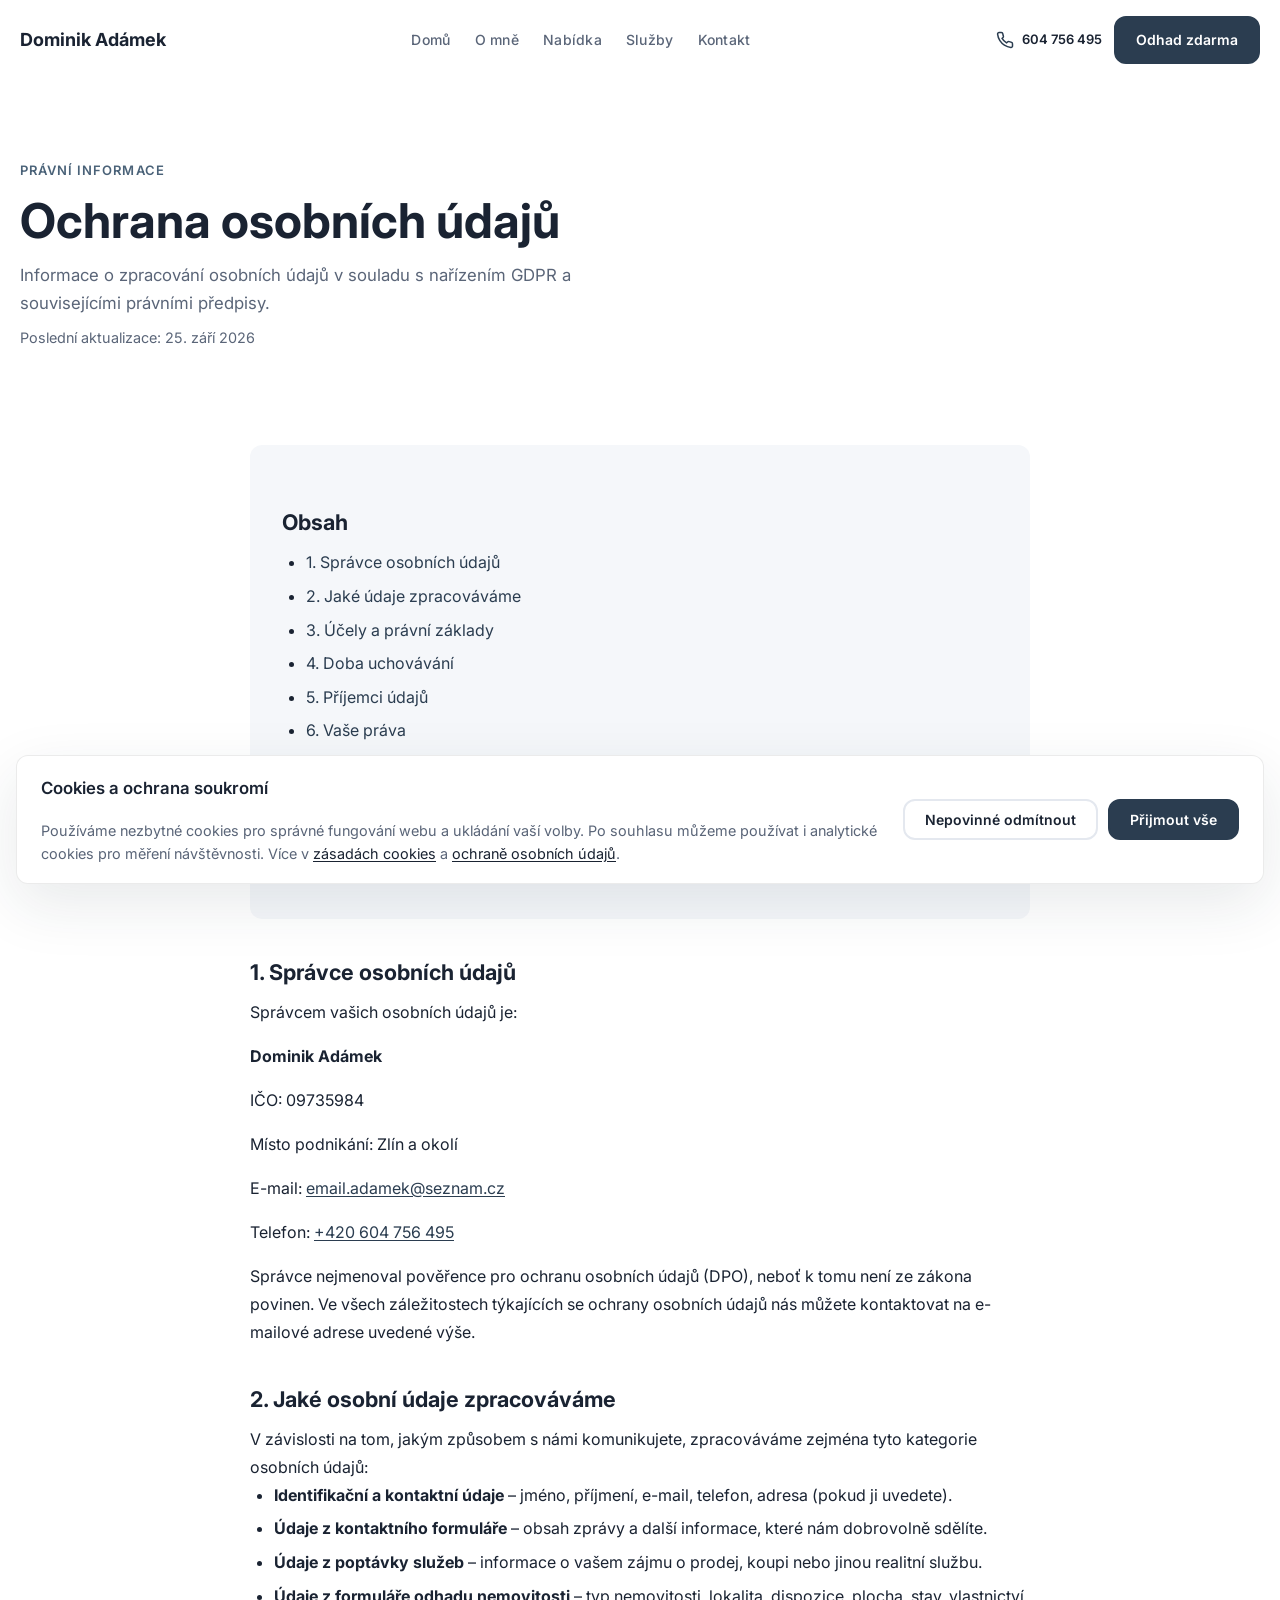
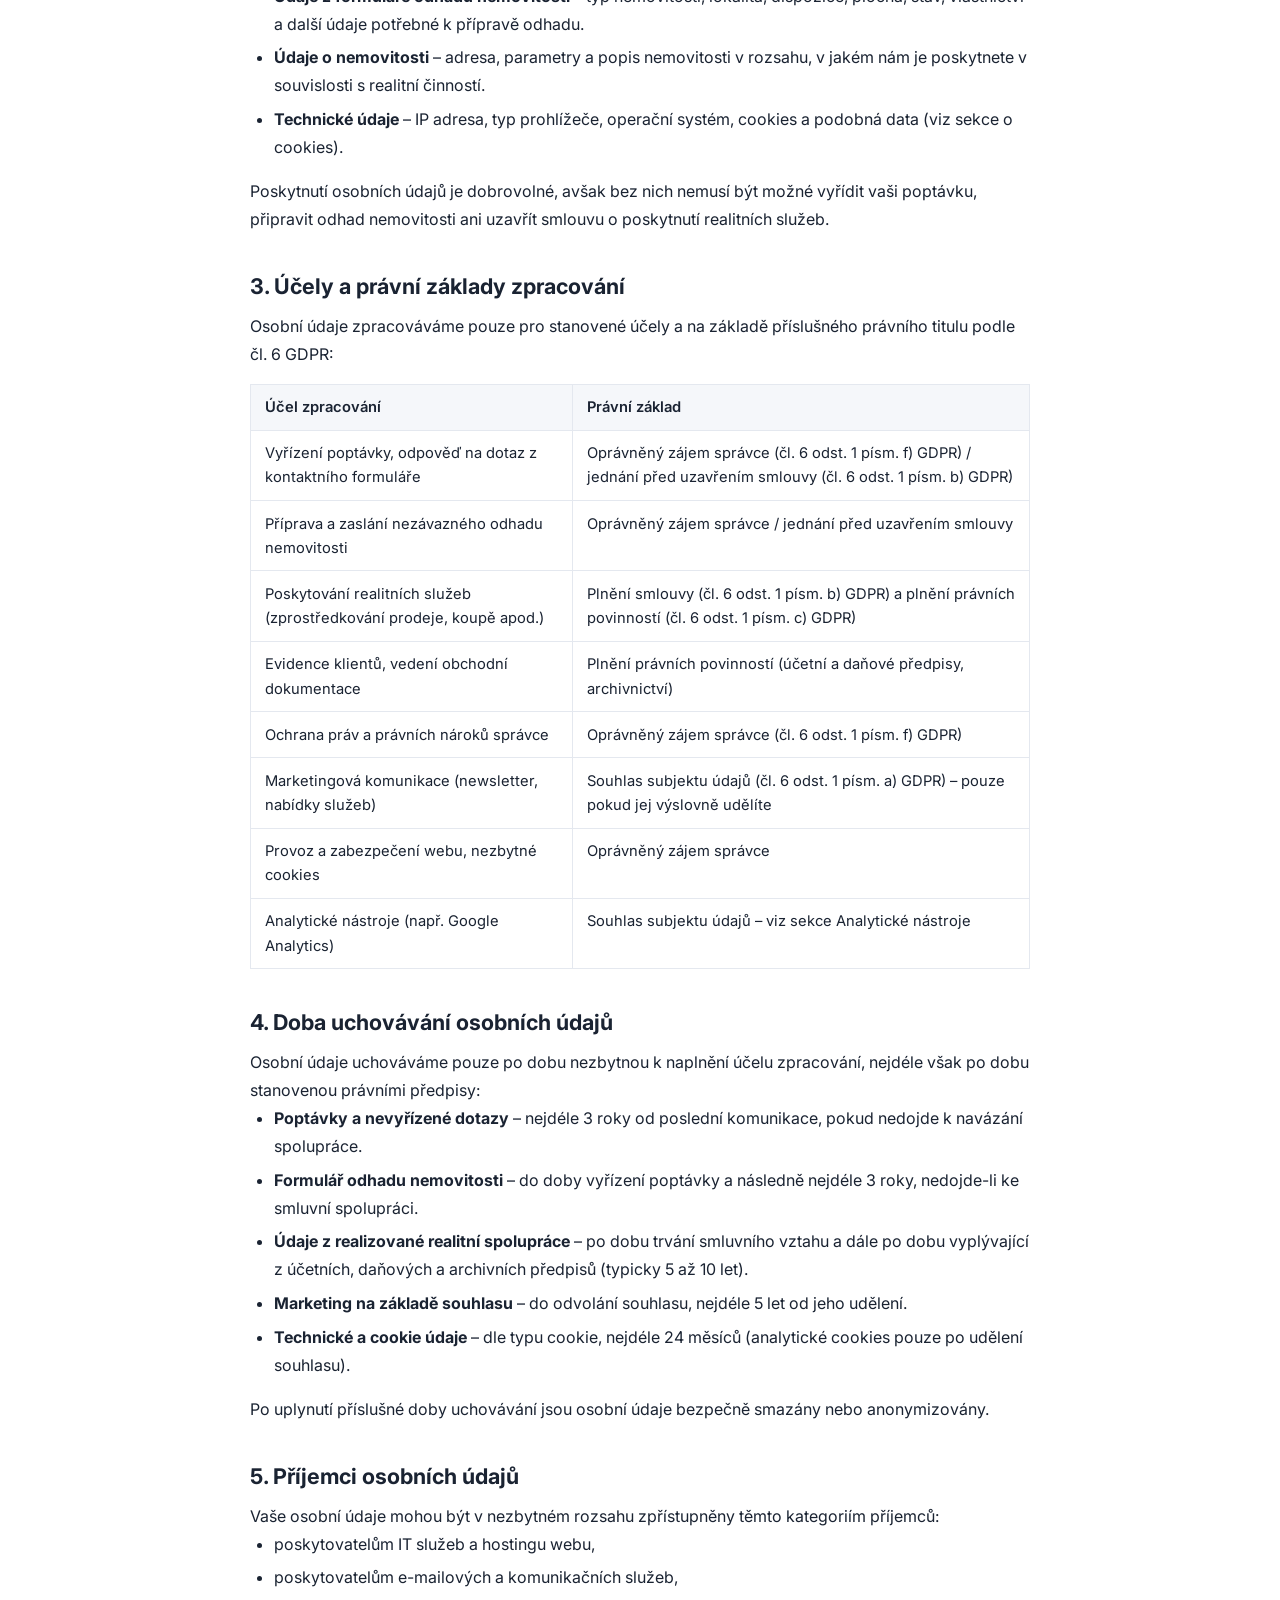
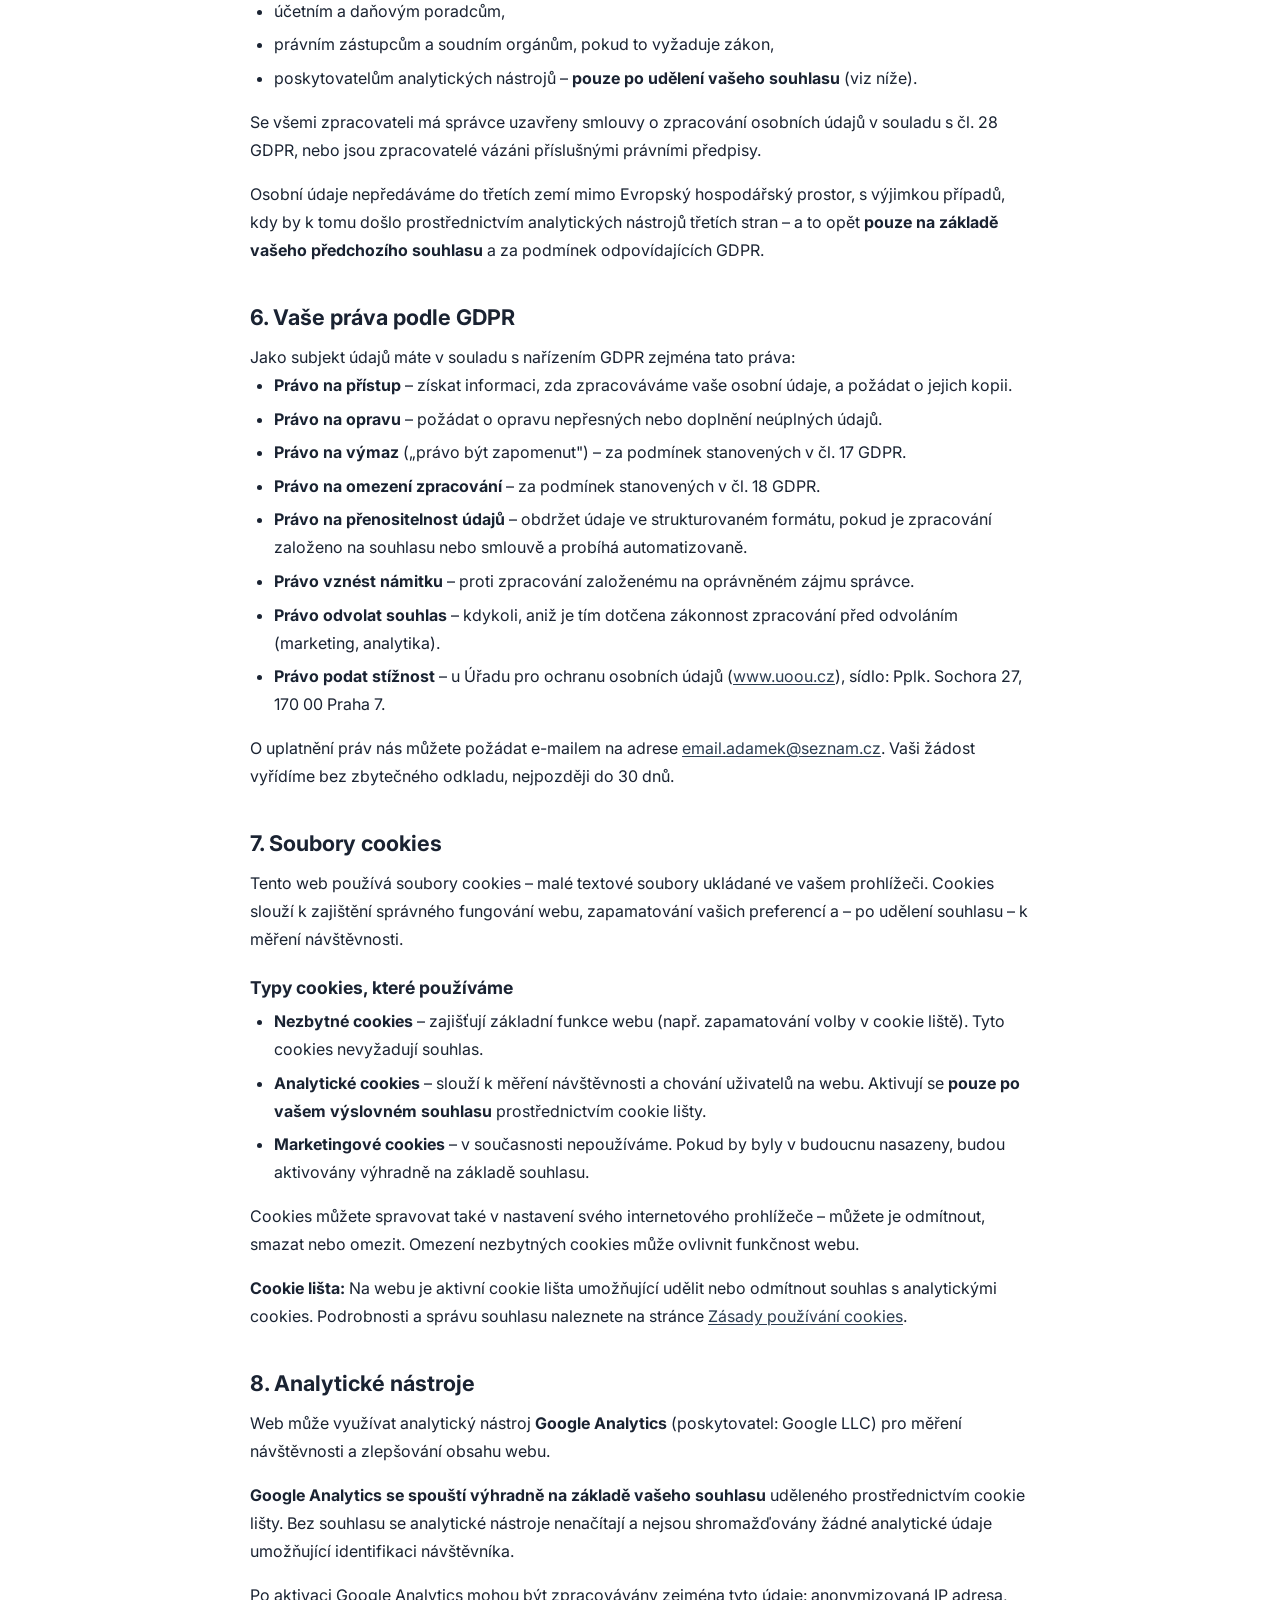
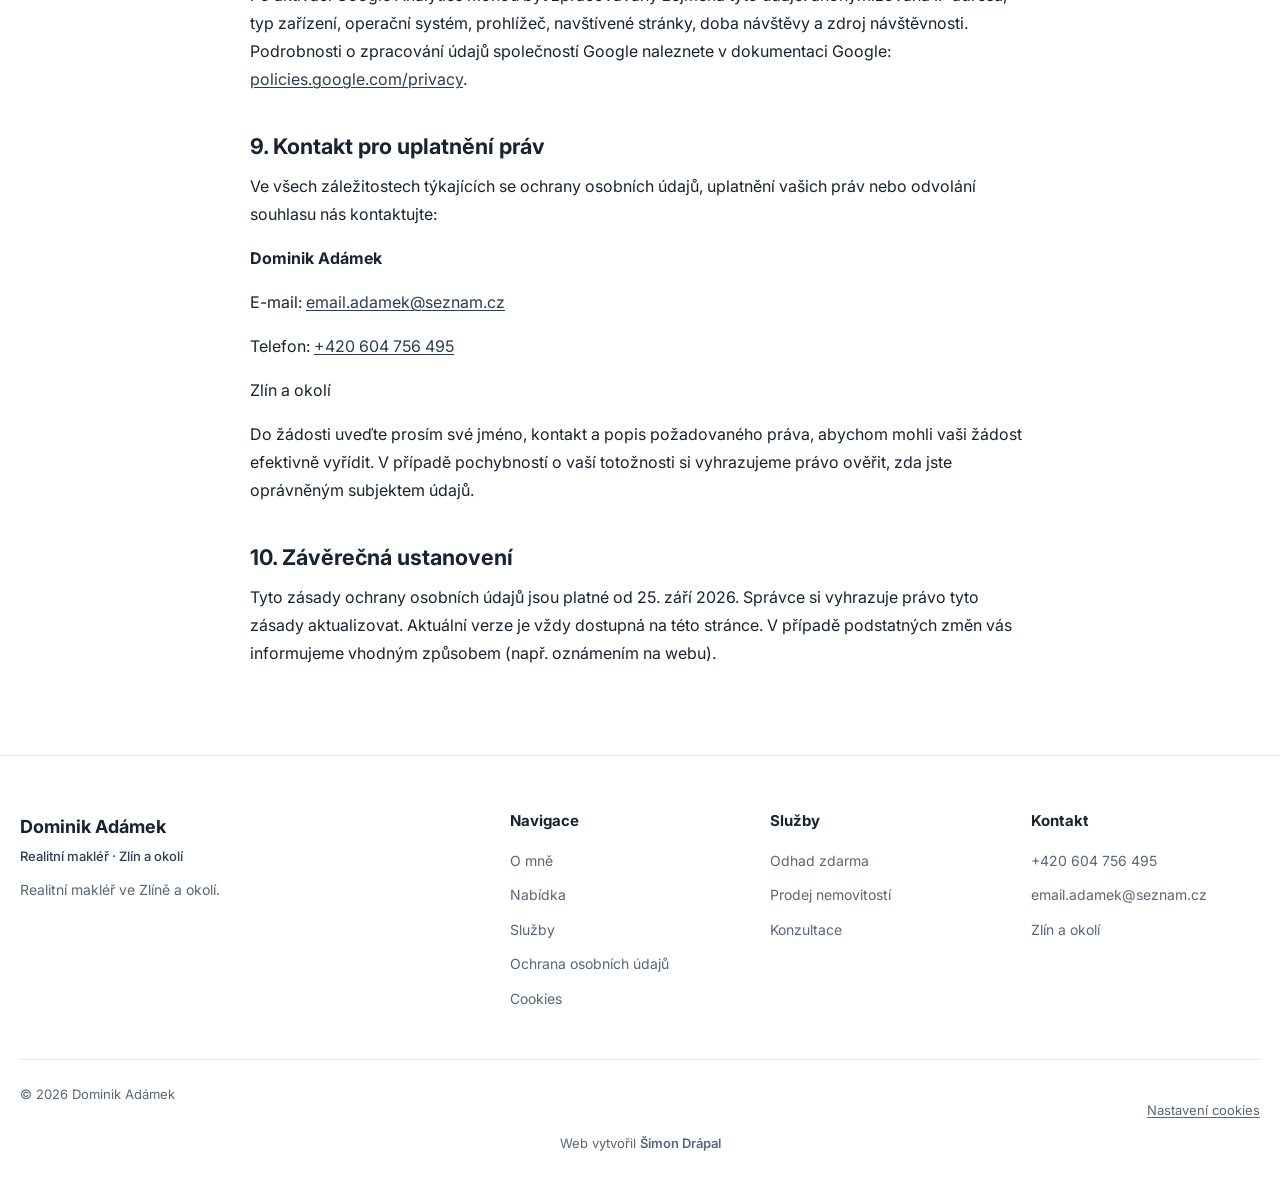
<file: ochrana-osobnich-udaju.html>
<!DOCTYPE html>
<html lang="cs">
<head>
  <meta charset="UTF-8">
  <meta name="viewport" content="width=device-width, initial-scale=1.0">
  <title>Ochrana osobních údajů | Dominik Adámek – Realitní makléř Zlín</title>
  <meta name="description" content="Ochrana osobních údajů – zásady zpracování osobních údajů na webu Dominika Adámka, realitního makléře.">
  <link rel="canonical" href="https://adamekrealestate.cz/ochrana-osobnich-udaju.html">
  <link rel="preconnect" href="https://fonts.googleapis.com">
  <link rel="preconnect" href="https://fonts.gstatic.com" crossorigin>
  <link href="https://fonts.googleapis.com/css2?family=Inter:wght@400;500;600;700;800&display=swap" rel="stylesheet">
  <link rel="stylesheet" href="assets/css/style.css">
</head>
<body>
  <header class="header">
    <div class="container header__inner">
      <a href="index.html" class="logo" aria-label="Dominik Adámek – domů">Dominik Adámek</a>
      <nav class="header-nav" aria-label="Hlavní navigace">
        <ul>
          <li><a href="index.html">Domů</a></li>
          <li><a href="o-mne.html">O mně</a></li>
          <li><a href="nabidka.html">Nabídka</a></li>
          <li><a href="sluzby.html">Služby</a></li>
          <li><a href="kontakt.html">Kontakt</a></li>
        </ul>
      </nav>
      <div class="header__actions">
        <a href="tel:+420604756495" class="header__phone" aria-label="Zavolat na +420 604 756 495">
          <svg width="18" height="18" viewBox="0 0 24 24" fill="none" stroke="currentColor" stroke-width="2" aria-hidden="true"><path d="M22 16.92v3a2 2 0 0 1-2.18 2 19.79 19.79 0 0 1-8.63-3.07 19.5 19.5 0 0 1-6-6 19.79 19.79 0 0 1-3.07-8.67A2 2 0 0 1 4.11 2h3a2 2 0 0 1 2 1.72c.127.96.361 1.903.7 2.81a2 2 0 0 1-.45 2.11L8.09 9.91a16 16 0 0 0 6 6l1.27-1.27a2 2 0 0 1 2.11-.45c.907.339 1.85.573 2.81.7A2 2 0 0 1 22 16.92z"/></svg>
          <span>604 756 495</span>
        </a>
        <button class="nav-toggle" aria-label="Otevřít menu" aria-expanded="false">
          <span></span><span></span><span></span>
        </button>
        <a href="odhad.html" class="btn btn--primary btn--sm header__cta">Odhad zdarma</a>
      </div>
    </div>
  </header>

  <main>
    <section class="hero hero--page" aria-labelledby="page-title">
      <div class="container hero__content">
        <span class="section__label">Právní informace</span>
        <h1 id="page-title">Ochrana osobních údajů</h1>
        <p class="hero__subtitle">Informace o zpracování osobních údajů v souladu s nařízením GDPR a souvisejícími právními předpisy.</p>
        <p class="hero__meta">Poslední aktualizace: 25. září 2026</p>
      </div>
    </section>

    <section class="section legal-content">
      <div class="container container--narrow">

        <div class="legal-toc">
          <h2 class="legal-toc__title">Obsah</h2>
          <ul class="legal-toc__list">
            <li><a href="#spravce">1. Správce osobních údajů</a></li>
            <li><a href="#udaje">2. Jaké údaje zpracováváme</a></li>
            <li><a href="#ucely">3. Účely a právní základy</a></li>
            <li><a href="#doba">4. Doba uchovávání</a></li>
            <li><a href="#prijemci">5. Příjemci údajů</a></li>
            <li><a href="#prava">6. Vaše práva</a></li>
            <li><a href="#cookies">7. Soubory cookies</a></li>
            <li><a href="#analytika">8. Analytické nástroje</a></li>
            <li><a href="#kontakt-prava">9. Kontakt pro uplatnění práv</a></li>
            <li><a href="#zaverecna">10. Závěrečná ustanovení</a></li>
          </ul>
        </div>

        <h2 id="spravce">1. Správce osobních údajů</h2>
        <p>Správcem vašich osobních údajů je:</p>
        <p><strong>Dominik Adámek</strong></p>
        <p>IČO: 09735984</p>
        <p>Místo podnikání: Zlín a okolí</p>
        <p>E-mail: <a href="mailto:email.adamek@seznam.cz">email.adamek@seznam.cz</a></p>
        <p>Telefon: <a href="tel:+420604756495">+420 604 756 495</a></p>
        <p>Správce nejmenoval pověřence pro ochranu osobních údajů (DPO), neboť k tomu není ze zákona povinen. Ve všech záležitostech týkajících se ochrany osobních údajů nás můžete kontaktovat na e-mailové adrese uvedené výše.</p>

        <h2 id="udaje">2. Jaké osobní údaje zpracováváme</h2>
        <p>V závislosti na tom, jakým způsobem s námi komunikujete, zpracováváme zejména tyto kategorie osobních údajů:</p>
        <ul>
          <li><strong>Identifikační a kontaktní údaje</strong> – jméno, příjmení, e-mail, telefon, adresa (pokud ji uvedete).</li>
          <li><strong>Údaje z kontaktního formuláře</strong> – obsah zprávy a další informace, které nám dobrovolně sdělíte.</li>
          <li><strong>Údaje z poptávky služeb</strong> – informace o vašem zájmu o prodej, koupi nebo jinou realitní službu.</li>
          <li><strong>Údaje z formuláře odhadu nemovitosti</strong> – typ nemovitosti, lokalita, dispozice, plocha, stav, vlastnictví a další údaje potřebné k přípravě odhadu.</li>
          <li><strong>Údaje o nemovitosti</strong> – adresa, parametry a popis nemovitosti v rozsahu, v jakém nám je poskytnete v souvislosti s realitní činností.</li>
          <li><strong>Technické údaje</strong> – IP adresa, typ prohlížeče, operační systém, cookies a podobná data (viz sekce o cookies).</li>
        </ul>
        <p>Poskytnutí osobních údajů je dobrovolné, avšak bez nich nemusí být možné vyřídit vaši poptávku, připravit odhad nemovitosti ani uzavřít smlouvu o poskytnutí realitních služeb.</p>

        <h2 id="ucely">3. Účely a právní základy zpracování</h2>
        <p>Osobní údaje zpracováváme pouze pro stanovené účely a na základě příslušného právního titulu podle čl. 6 GDPR:</p>
        <div class="table-wrap">
          <table>
            <thead>
              <tr><th>Účel zpracování</th><th>Právní základ</th></tr>
            </thead>
            <tbody>
              <tr><td>Vyřízení poptávky, odpověď na dotaz z kontaktního formuláře</td><td>Oprávněný zájem správce (čl. 6 odst. 1 písm. f) GDPR) / jednání před uzavřením smlouvy (čl. 6 odst. 1 písm. b) GDPR)</td></tr>
              <tr><td>Příprava a zaslání nezávazného odhadu nemovitosti</td><td>Oprávněný zájem správce / jednání před uzavřením smlouvy</td></tr>
              <tr><td>Poskytování realitních služeb (zprostředkování prodeje, koupě apod.)</td><td>Plnění smlouvy (čl. 6 odst. 1 písm. b) GDPR) a plnění právních povinností (čl. 6 odst. 1 písm. c) GDPR)</td></tr>
              <tr><td>Evidence klientů, vedení obchodní dokumentace</td><td>Plnění právních povinností (účetní a daňové předpisy, archivnictví)</td></tr>
              <tr><td>Ochrana práv a právních nároků správce</td><td>Oprávněný zájem správce (čl. 6 odst. 1 písm. f) GDPR)</td></tr>
              <tr><td>Marketingová komunikace (newsletter, nabídky služeb)</td><td>Souhlas subjektu údajů (čl. 6 odst. 1 písm. a) GDPR) – pouze pokud jej výslovně udělíte</td></tr>
              <tr><td>Provoz a zabezpečení webu, nezbytné cookies</td><td>Oprávněný zájem správce</td></tr>
              <tr><td>Analytické nástroje (např. Google Analytics)</td><td>Souhlas subjektu údajů – viz sekce Analytické nástroje</td></tr>
            </tbody>
          </table>
        </div>

        <h2 id="doba">4. Doba uchovávání osobních údajů</h2>
        <p>Osobní údaje uchováváme pouze po dobu nezbytnou k naplnění účelu zpracování, nejdéle však po dobu stanovenou právními předpisy:</p>
        <ul>
          <li><strong>Poptávky a nevyřízené dotazy</strong> – nejdéle 3 roky od poslední komunikace, pokud nedojde k navázání spolupráce.</li>
          <li><strong>Formulář odhadu nemovitosti</strong> – do doby vyřízení poptávky a následně nejdéle 3 roky, nedojde-li ke smluvní spolupráci.</li>
          <li><strong>Údaje z realizované realitní spolupráce</strong> – po dobu trvání smluvního vztahu a dále po dobu vyplývající z účetních, daňových a archivních předpisů (typicky 5 až 10 let).</li>
          <li><strong>Marketing na základě souhlasu</strong> – do odvolání souhlasu, nejdéle 5 let od jeho udělení.</li>
          <li><strong>Technické a cookie údaje</strong> – dle typu cookie, nejdéle 24 měsíců (analytické cookies pouze po udělení souhlasu).</li>
        </ul>
        <p>Po uplynutí příslušné doby uchovávání jsou osobní údaje bezpečně smazány nebo anonymizovány.</p>

        <h2 id="prijemci">5. Příjemci osobních údajů</h2>
        <p>Vaše osobní údaje mohou být v nezbytném rozsahu zpřístupněny těmto kategoriím příjemců:</p>
        <ul>
          <li>poskytovatelům IT služeb a hostingu webu,</li>
          <li>poskytovatelům e-mailových a komunikačních služeb,</li>
          <li>účetním a daňovým poradcům,</li>
          <li>právním zástupcům a soudním orgánům, pokud to vyžaduje zákon,</li>
          <li>poskytovatelům analytických nástrojů – <strong>pouze po udělení vašeho souhlasu</strong> (viz níže).</li>
        </ul>
        <p>Se všemi zpracovateli má správce uzavřeny smlouvy o zpracování osobních údajů v souladu s čl. 28 GDPR, nebo jsou zpracovatelé vázáni příslušnými právními předpisy.</p>
        <p>Osobní údaje nepředáváme do třetích zemí mimo Evropský hospodářský prostor, s výjimkou případů, kdy by k tomu došlo prostřednictvím analytických nástrojů třetích stran – a to opět <strong>pouze na základě vašeho předchozího souhlasu</strong> a za podmínek odpovídajících GDPR.</p>

        <h2 id="prava">6. Vaše práva podle GDPR</h2>
        <p>Jako subjekt údajů máte v souladu s nařízením GDPR zejména tato práva:</p>
        <ul>
          <li><strong>Právo na přístup</strong> – získat informaci, zda zpracováváme vaše osobní údaje, a požádat o jejich kopii.</li>
          <li><strong>Právo na opravu</strong> – požádat o opravu nepřesných nebo doplnění neúplných údajů.</li>
          <li><strong>Právo na výmaz</strong> („právo být zapomenut") – za podmínek stanovených v čl. 17 GDPR.</li>
          <li><strong>Právo na omezení zpracování</strong> – za podmínek stanovených v čl. 18 GDPR.</li>
          <li><strong>Právo na přenositelnost údajů</strong> – obdržet údaje ve strukturovaném formátu, pokud je zpracování založeno na souhlasu nebo smlouvě a probíhá automatizovaně.</li>
          <li><strong>Právo vznést námitku</strong> – proti zpracování založenému na oprávněném zájmu správce.</li>
          <li><strong>Právo odvolat souhlas</strong> – kdykoli, aniž je tím dotčena zákonnost zpracování před odvoláním (marketing, analytika).</li>
          <li><strong>Právo podat stížnost</strong> – u Úřadu pro ochranu osobních údajů (<a href="https://www.uoou.cz" target="_blank" rel="noopener noreferrer">www.uoou.cz</a>), sídlo: Pplk. Sochora 27, 170 00 Praha 7.</li>
        </ul>
        <p>O uplatnění práv nás můžete požádat e-mailem na adrese <a href="mailto:email.adamek@seznam.cz">email.adamek@seznam.cz</a>. Vaši žádost vyřídíme bez zbytečného odkladu, nejpozději do 30 dnů.</p>

        <h2 id="cookies">7. Soubory cookies</h2>
        <p>Tento web používá soubory cookies – malé textové soubory ukládané ve vašem prohlížeči. Cookies slouží k zajištění správného fungování webu, zapamatování vašich preferencí a – po udělení souhlasu – k měření návštěvnosti.</p>
        <h3>Typy cookies, které používáme</h3>
        <ul>
          <li><strong>Nezbytné cookies</strong> – zajišťují základní funkce webu (např. zapamatování volby v cookie liště). Tyto cookies nevyžadují souhlas.</li>
          <li><strong>Analytické cookies</strong> – slouží k měření návštěvnosti a chování uživatelů na webu. Aktivují se <strong>pouze po vašem výslovném souhlasu</strong> prostřednictvím cookie lišty.</li>
          <li><strong>Marketingové cookies</strong> – v současnosti nepoužíváme. Pokud by byly v budoucnu nasazeny, budou aktivovány výhradně na základě souhlasu.</li>
        </ul>
        <p>Cookies můžete spravovat také v nastavení svého internetového prohlížeče – můžete je odmítnout, smazat nebo omezit. Omezení nezbytných cookies může ovlivnit funkčnost webu.</p>
        <p><strong>Cookie lišta:</strong> Na webu je aktivní cookie lišta umožňující udělit nebo odmítnout souhlas s analytickými cookies. Podrobnosti a správu souhlasu naleznete na stránce <a href="cookies.html">Zásady používání cookies</a>.</p>

        <h2 id="analytika">8. Analytické nástroje</h2>
        <p>Web může využívat analytický nástroj <strong>Google Analytics</strong> (poskytovatel: Google LLC) pro měření návštěvnosti a zlepšování obsahu webu.</p>
        <p><strong>Google Analytics se spouští výhradně na základě vašeho souhlasu</strong> uděleného prostřednictvím cookie lišty. Bez souhlasu se analytické nástroje nenačítají a nejsou shromažďovány žádné analytické údaje umožňující identifikaci návštěvníka.</p>
        <p>Po aktivaci Google Analytics mohou být zpracovávány zejména tyto údaje: anonymizovaná IP adresa, typ zařízení, operační systém, prohlížeč, navštívené stránky, doba návštěvy a zdroj návštěvnosti. Podrobnosti o zpracování údajů společností Google naleznete v dokumentaci Google: <a href="https://policies.google.com/privacy" target="_blank" rel="noopener noreferrer">policies.google.com/privacy</a>.</p>

        <h2 id="kontakt-prava">9. Kontakt pro uplatnění práv</h2>
        <p>Ve všech záležitostech týkajících se ochrany osobních údajů, uplatnění vašich práv nebo odvolání souhlasu nás kontaktujte:</p>
        <p><strong>Dominik Adámek</strong></p>
        <p>E-mail: <a href="mailto:email.adamek@seznam.cz">email.adamek@seznam.cz</a></p>
        <p>Telefon: <a href="tel:+420604756495">+420 604 756 495</a></p>
        <p>Zlín a okolí</p>
        <p>Do žádosti uveďte prosím své jméno, kontakt a popis požadovaného práva, abychom mohli vaši žádost efektivně vyřídit. V případě pochybností o vaší totožnosti si vyhrazujeme právo ověřit, zda jste oprávněným subjektem údajů.</p>

        <h2 id="zaverecna">10. Závěrečná ustanovení</h2>
        <p>Tyto zásady ochrany osobních údajů jsou platné od 25. září 2026. Správce si vyhrazuje právo tyto zásady aktualizovat. Aktuální verze je vždy dostupná na této stránce. V případě podstatných změn vás informujeme vhodným způsobem (např. oznámením na webu).</p>

      </div>
    </section>
  </main>

  <footer class="footer">
    <div class="container">
      <div class="footer__grid">
        <div class="footer__brand">
          <a href="index.html" class="logo">Dominik Adámek</a><span class="logo__tagline">Realitní makléř · Zlín a okolí</span>
          <p>Realitní makléř ve Zlíně a okolí.</p>
        </div>
        <div><h4>Navigace</h4><ul><li><a href="o-mne.html">O mně</a></li><li><a href="nabidka.html">Nabídka</a></li><li><a href="sluzby.html">Služby</a></li><li><a href="ochrana-osobnich-udaju.html">Ochrana osobních údajů</a></li><li><a href="cookies.html">Cookies</a></li></ul></div>
        <div><h4>Služby</h4><ul><li><a href="odhad.html">Odhad zdarma</a></li><li><a href="sluzby.html">Prodej nemovitostí</a></li><li><a href="kontakt.html">Konzultace</a></li></ul></div>
        <div><h4>Kontakt</h4><ul><li><a href="tel:+420604756495">+420 604 756 495</a></li><li><a href="mailto:email.adamek@seznam.cz">email.adamek@seznam.cz</a></li><li><a href="kontakt.html">Zlín a okolí</a></li></ul></div>
      </div>
      <div class="footer__bottom"><p>&copy; 2026 Dominik Adámek</p><p><button type="button" class="footer__cookie-settings" data-cookie-settings>Nastavení cookies</button></p></div>
      <p class="footer__credit">Web vytvořil <a href="https://simondrapal.cz/" target="_blank" rel="noopener noreferrer">Šimon Drápal</a></p>
    </div>
  </footer>
  <script src="assets/js/cookies-config.js"></script>
  <script src="assets/js/cookies.js" defer></script>
  <script src="assets/js/main.js" defer></script>
</body>
</html>
</file>
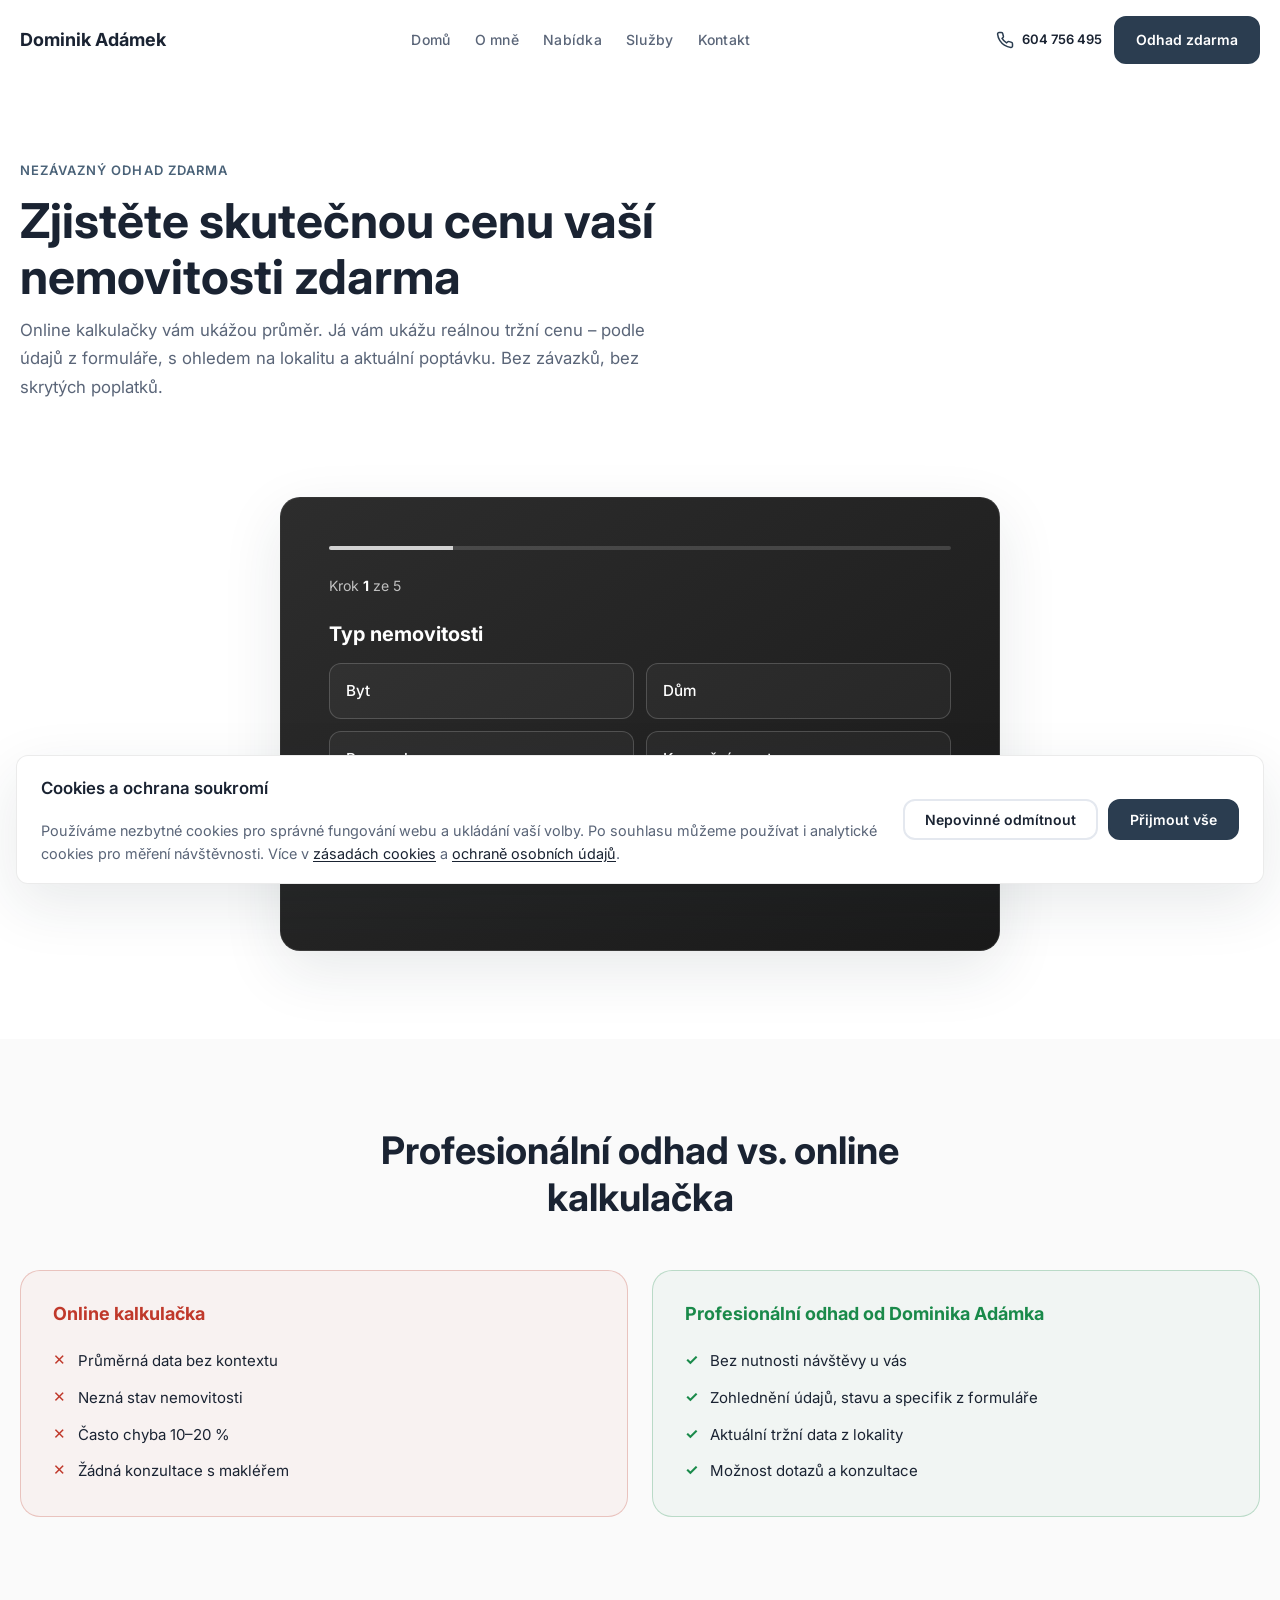
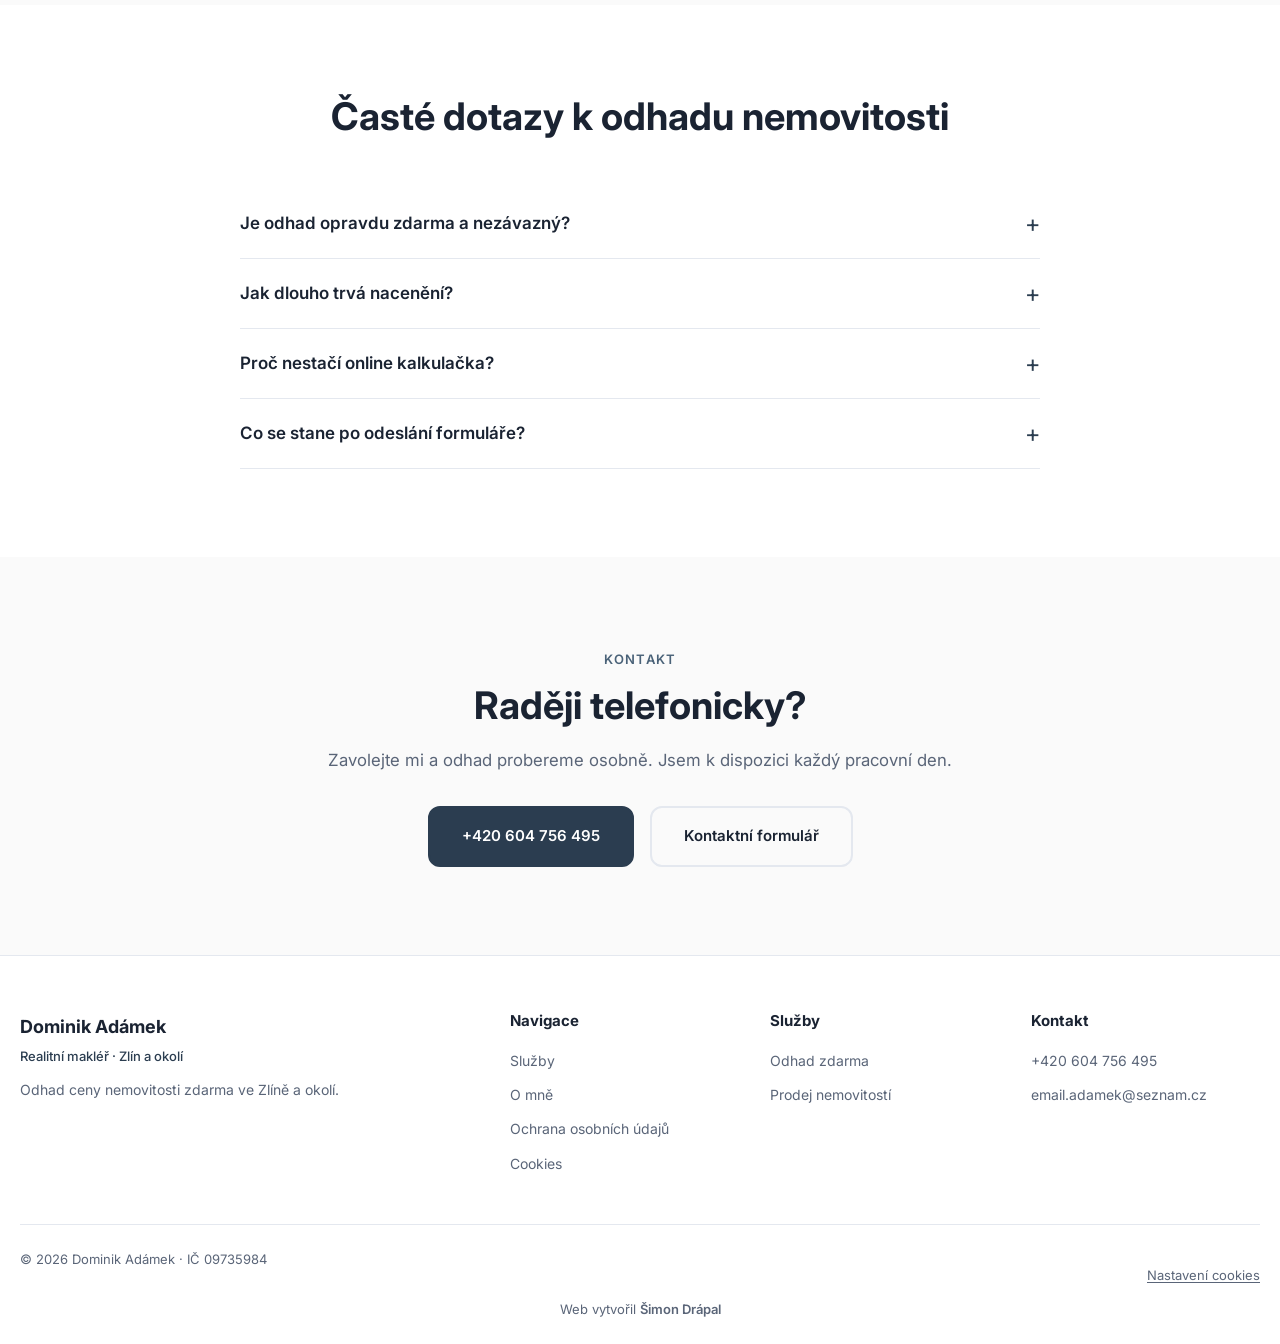
<file: odhad.html>
<!DOCTYPE html>
<html lang="cs">
<head>
  <meta charset="UTF-8">
  <meta name="viewport" content="width=device-width, initial-scale=1.0">
  <title>Odhad ceny nemovitosti zdarma Zlín | Dominik Adámek</title>
  <meta name="description" content="Zjistěte skutečnou tržní cenu vaší nemovitosti zdarma. Profesionální odhad od Dominika Adámka – přesnější než online kalkulačky, nezávazně, ve Zlíně a okolí.">
  <meta name="keywords" content="odhad ceny nemovitosti Zlín, odhad nemovitosti zdarma Zlín, ocenění nemovitosti Zlín a okolí">
  <link rel="canonical" href="https://adamekrealestate.cz/odhad.html">
  <meta property="og:title" content="Odhad ceny nemovitosti zdarma | Zlín">
  <meta property="og:description" content="Nevíte, kolik dnes stojí vaše nemovitost? Získejte nezávazný odhad zdarma během několika minut.">
  <meta property="og:url" content="https://adamekrealestate.cz/odhad.html">
  <meta property="og:image" content="https://adamekrealestate.cz/assets/images/og-card.png">
  <meta name="twitter:card" content="summary">
  <meta name="twitter:title" content="Odhad nemovitosti zdarma Zlín">
  <meta name="twitter:description" content="Nezávazný odhad ceny nemovitosti od realitního makléře ve Zlíně a okolí.">
  <link rel="preconnect" href="https://fonts.googleapis.com">
  <link rel="preconnect" href="https://fonts.gstatic.com" crossorigin>
  <link href="https://fonts.googleapis.com/css2?family=Inter:wght@400;500;600;700;800&display=swap" rel="stylesheet">
  <link rel="stylesheet" href="assets/css/style.css">
  <script type="application/ld+json">
  {"@context":"https://schema.org","@type":"Service","name":"Odhad ceny nemovitosti zdarma","description":"Nezávazný odhad ceny nemovitosti ve Zlíně a okolí","provider":{"@type":"RealEstateAgent","name":"Dominik Adámek","telephone":"+420604756495"},"areaServed":"Zlín","offers":{"@type":"Offer","price":"0","priceCurrency":"CZK"}}
  </script>
</head>
<body>
  <header class="header">
    <div class="container header__inner">
      <a href="index.html" class="logo" aria-label="Dominik Adámek – domů">Dominik Adámek</a>
      <nav class="header-nav" aria-label="Hlavní navigace">
        <ul>
          <li><a href="index.html">Domů</a></li>
          <li><a href="o-mne.html">O mně</a></li>
          <li><a href="nabidka.html">Nabídka</a></li>
          <li><a href="sluzby.html">Služby</a></li>
          <li><a href="kontakt.html">Kontakt</a></li>
        </ul>
      </nav>
      <div class="header__actions">
        <a href="tel:+420604756495" class="header__phone" aria-label="Zavolat na +420 604 756 495">
          <svg width="18" height="18" viewBox="0 0 24 24" fill="none" stroke="currentColor" stroke-width="2" aria-hidden="true"><path d="M22 16.92v3a2 2 0 0 1-2.18 2 19.79 19.79 0 0 1-8.63-3.07 19.5 19.5 0 0 1-6-6 19.79 19.79 0 0 1-3.07-8.67A2 2 0 0 1 4.11 2h3a2 2 0 0 1 2 1.72c.127.96.361 1.903.7 2.81a2 2 0 0 1-.45 2.11L8.09 9.91a16 16 0 0 0 6 6l1.27-1.27a2 2 0 0 1 2.11-.45c.907.339 1.85.573 2.81.7A2 2 0 0 1 22 16.92z"/></svg>
          <span>604 756 495</span>
        </a>
        <button class="nav-toggle" aria-label="Otevřít menu" aria-expanded="false">
          <span></span><span></span><span></span>
        </button>
        <a href="odhad.html" class="btn btn--primary btn--sm header__cta">Odhad zdarma</a>
      </div>
    </div>
  </header>

  <main>
    <section class="hero hero--page" aria-labelledby="page-title">
      <div class="container hero__content">
        <span class="section__label">Nezávazný odhad zdarma</span>
        <h1 id="page-title">Zjistěte skutečnou cenu vaší nemovitosti zdarma</h1>
        <p class="hero__subtitle">Online kalkulačky vám ukážou průměr. Já vám ukážu reálnou tržní cenu – podle údajů z formuláře, s ohledem na lokalitu a aktuální poptávku. Bez závazků, bez skrytých poplatků.</p>
      </div>
    </section>

    <section class="section" id="odhad-formular">
      <div class="container">
        <div class="estimate-form-wrap" data-animate>
          <div class="estimate-wizard-panel" id="estimate-wizard">
            <div class="estimate-wizard-stepper" role="presentation" aria-hidden="true">
              <div class="estimate-wizard-stepper__track">
                <div class="estimate-wizard-stepper__fill" id="estimate-progress-bar"></div>
              </div>
            </div>
            <p class="estimate-wizard-feedback" id="estimate-feedback">Krok <strong>1</strong> ze 5</p>

            <div class="estimate-wizard-steps">
              <div class="estimate-wizard-step is-active">
                <h3>Typ nemovitosti</h3>
                <div class="estimate-choice-grid">
                  <button type="button" class="estimate-choice-btn" data-estimate-choice="byt">Byt</button>
                  <button type="button" class="estimate-choice-btn" data-estimate-choice="dům">Dům</button>
                  <button type="button" class="estimate-choice-btn" data-estimate-choice="pozemek">Pozemek</button>
                  <button type="button" class="estimate-choice-btn" data-estimate-choice="komerční prostor">Komerční prostor</button>
                </div>
              </div>

              <div class="estimate-wizard-step">
                <h3>Kde se nemovitost nachází?</h3>
                <label class="visually-hidden" for="estimate-city">Město</label>
                <input class="estimate-wizard-input" id="estimate-city" type="text" placeholder="Město" autocomplete="address-level2">
                <label class="visually-hidden" for="estimate-street">Ulice</label>
                <input class="estimate-wizard-input" id="estimate-street" type="text" placeholder="Ulice" autocomplete="street-address">
                <div class="estimate-wizard-actions">
                  <button type="button" class="btn btn--ghost" id="estimate-next-1">Pokračovat</button>
                  <button type="button" class="btn btn--outline-dark estimate-wizard-back">Zpět</button>
                </div>
              </div>

              <div class="estimate-wizard-step">
                <h3>Jste vlastníkem nemovitosti?</h3>
                <div class="estimate-wizard-radio-list">
                  <label><input type="radio" name="estimate-owner-role" value="Ano"> Ano</label>
                  <label><input type="radio" name="estimate-owner-role" value="Ne, zastupuji vlastníka"> Ne, zastupuji vlastníka</label>
                  <label><input type="radio" name="estimate-owner-role" value="Spoluvlastník"> Spoluvlastník</label>
                </div>
                <div class="estimate-wizard-actions">
                  <button type="button" class="btn btn--ghost" id="estimate-next-owner">Pokračovat</button>
                  <button type="button" class="btn btn--outline-dark estimate-wizard-back">Zpět</button>
                </div>
              </div>

              <div class="estimate-wizard-step">
                <h3>Parametry nemovitosti</h3>
                <div class="estimate-field-wrap" id="estimate-disposition-wrap">
                  <label class="visually-hidden" for="estimate-disposition">Dispozice</label>
                  <select class="estimate-wizard-select" id="estimate-disposition">
                    <option value="" disabled selected>Dispozice</option>
                    <option value="1+kk">1+kk</option>
                    <option value="1+1">1+1</option>
                    <option value="2+kk">2+kk</option>
                    <option value="2+1">2+1</option>
                    <option value="3+kk">3+kk</option>
                    <option value="3+1">3+1</option>
                    <option value="4+kk">4+kk</option>
                    <option value="4+1">4+1</option>
                    <option value="5+kk">5+kk</option>
                    <option value="5+1">5+1</option>
                    <option value="6 a více">6 a více</option>
                    <option value="Nevím">Nevím</option>
                  </select>
                </div>
                <div class="estimate-field-wrap" id="estimate-land-type-wrap" hidden>
                  <label class="visually-hidden" for="estimate-land-type">Typ pozemku</label>
                  <select class="estimate-wizard-select" id="estimate-land-type">
                    <option value="" disabled selected>Typ pozemku</option>
                    <option value="Stavební pozemek">Stavební pozemek</option>
                    <option value="Zahrada">Zahrada</option>
                    <option value="Orná půda">Orná půda</option>
                    <option value="Ostatní / jiný">Ostatní / jiný</option>
                    <option value="Nevím">Nevím</option>
                  </select>
                </div>
                <div class="estimate-field-wrap" id="estimate-commercial-type-wrap" hidden>
                  <label class="visually-hidden" for="estimate-commercial-type">Typ komerčního prostoru</label>
                  <select class="estimate-wizard-select" id="estimate-commercial-type">
                    <option value="" disabled selected>Typ prostoru</option>
                    <option value="Kanceláře">Kanceláře</option>
                    <option value="Obchod / prodejna">Obchod / prodejna</option>
                    <option value="Sklad">Sklad</option>
                    <option value="Výroba / provozovna">Výroba / provozovna</option>
                    <option value="Jiné">Jiné</option>
                    <option value="Nevím">Nevím</option>
                  </select>
                </div>
                <label class="visually-hidden" for="estimate-area">Plocha v m²</label>
                <input class="estimate-wizard-input" id="estimate-area" type="number" min="1" step="1" placeholder="Plocha (m²)" inputmode="numeric">
                <p class="estimate-wizard-label">Druh vlastnictví</p>
                <div class="estimate-wizard-radio-list">
                  <label><input type="radio" name="estimate-ownership" value="Osobní vlastnictví"> Osobní vlastnictví</label>
                  <label id="estimate-ownership-coop"><input type="radio" name="estimate-ownership" value="Družstevní vlastnictví"> Družstevní vlastnictví</label>
                  <label><input type="radio" name="estimate-ownership" value="Jiné"> Jiné</label>
                  <label><input type="radio" name="estimate-ownership" value="Nevím"> Nevím</label>
                </div>
                <div class="estimate-wizard-actions">
                  <button type="button" class="btn btn--ghost" id="estimate-next-2">Pokračovat</button>
                  <button type="button" class="btn btn--outline-dark estimate-wizard-back">Zpět</button>
                </div>
              </div>

              <div class="estimate-wizard-step">
                <h3>Kontakt a zpráva</h3>
                <label class="visually-hidden" for="estimate-name">Jméno a příjmení</label>
                <input class="estimate-wizard-input" id="estimate-name" type="text" placeholder="Jméno a příjmení" autocomplete="name">
                <label class="visually-hidden" for="estimate-email">E-mail</label>
                <input class="estimate-wizard-input" id="estimate-email" type="email" placeholder="E-mail" autocomplete="email">
                <label class="visually-hidden" for="estimate-phone">Telefon</label>
                <input class="estimate-wizard-input" id="estimate-phone" type="tel" placeholder="Telefon" autocomplete="tel">
                <label class="visually-hidden" for="estimate-message">Zpráva</label>
                <textarea class="estimate-wizard-input estimate-wizard-input--textarea" id="estimate-message" rows="4" placeholder="Zpráva (volitelné)"></textarea>
                <label class="estimate-wizard-consent">
                  <input type="checkbox" id="estimate-consent">
                  <span>Souhlasím se <a href="ochrana-osobnich-udaju.html">zpracováním osobních údajů</a> za účelem nezávazného odhadu nemovitosti.</span>
                </label>
                <div class="estimate-wizard-actions">
                  <button type="button" class="btn btn--primary" id="estimate-submit">Odeslat nezávazně</button>
                  <button type="button" class="btn btn--ghost estimate-wizard-back">Zpět</button>
                </div>
              </div>
            </div>
          </div>

          <div class="form-success estimate-wizard-success" hidden role="alert">
            Děkuji! Brzy vás budu kontaktovat s odhadem ceny vaší nemovitosti.
          </div>
        </div>
      </div>
    </section>

    <section class="section section--alt" aria-labelledby="estimate-compare">
      <div class="container">
        <div class="section__header" data-animate>
          <h2 id="estimate-compare">Profesionální odhad vs. online kalkulačka</h2>
        </div>
        <div class="compare-grid">
          <div class="compare-box compare-box--negative" data-animate>
            <h3>Online kalkulačka</h3>
            <ul class="compare-list">
              <li><span class="compare-list__icon compare-list__icon--negative" aria-hidden="true">✕</span> Průměrná data bez kontextu</li>
              <li><span class="compare-list__icon compare-list__icon--negative" aria-hidden="true">✕</span> Nezná stav nemovitosti</li>
              <li><span class="compare-list__icon compare-list__icon--negative" aria-hidden="true">✕</span> Často chyba 10–20 %</li>
              <li><span class="compare-list__icon compare-list__icon--negative" aria-hidden="true">✕</span> Žádná konzultace s makléřem</li>
            </ul>
          </div>
          <div class="compare-box compare-box--positive" data-animate>
            <h3>Profesionální odhad od Dominika Adámka</h3>
            <ul class="compare-list">
              <li><span class="compare-list__icon compare-list__icon--positive" aria-hidden="true">✓</span> Bez nutnosti návštěvy u vás</li>
              <li><span class="compare-list__icon compare-list__icon--positive" aria-hidden="true">✓</span> Zohlednění údajů, stavu a specifik z formuláře</li>
              <li><span class="compare-list__icon compare-list__icon--positive" aria-hidden="true">✓</span> Aktuální tržní data z lokality</li>
              <li><span class="compare-list__icon compare-list__icon--positive" aria-hidden="true">✓</span> Možnost dotazů a konzultace</li>
            </ul>
          </div>
        </div>
      </div>
    </section>

    <section class="section" aria-labelledby="estimate-faq">
      <div class="container">
        <div class="section__header" data-animate>
          <h2 id="estimate-faq">Časté dotazy k odhadu nemovitosti</h2>
        </div>
        <div class="faq-list" data-animate>
          <div class="faq-item">
            <button type="button" class="faq-question">Je odhad opravdu zdarma a nezávazný?</button>
            <div class="faq-answer">
              <p>Ano. Odhad ceny je zcela zdarma a nezávazný. Nemusíte se rozhodnout pro spolupráci – získáte jen užitečné informace o tržní ceně vaší nemovitosti.</p>
            </div>
          </div>
          <div class="faq-item">
            <button type="button" class="faq-question">Jak dlouho trvá nacenění?</button>
            <div class="faq-answer">
              <p>Po odeslání formuláře odhad připravím na základě vašich údajů a znalosti trhu. Obvykle vám ho zašlu do několika pracovních dnů – přesný termín vždy upřesním po domluvě.</p>
            </div>
          </div>
          <div class="faq-item">
            <button type="button" class="faq-question">Proč nestačí online kalkulačka?</button>
            <div class="faq-answer">
              <p>Online kalkulačky pracují s průměrnými daty a nevidí stav ani specifika vaší nemovitosti. Často ukazují cenu o 10–20 % od reality.</p>
            </div>
          </div>
          <div class="faq-item">
            <button type="button" class="faq-question">Co se stane po odeslání formuláře?</button>
            <div class="faq-answer">
              <p>Ozvu se vám, případně si upřesníme údaje o nemovitosti. Poté odhad připravím a zašlu vám ho zdarma a nezávazně. Žádný spam.</p>
            </div>
          </div>
        </div>
      </div>
    </section>

    <section class="section home-cta" aria-labelledby="odhad-cta">
      <div class="container">
        <div class="home-cta__inner" data-animate>
          <span class="section__label">Kontakt</span>
          <h2 id="odhad-cta">Raději telefonicky?</h2>
          <p class="home-cta__desc">Zavolejte mi a odhad probereme osobně. Jsem k dispozici každý pracovní den.</p>
          <div class="home-cta__actions">
            <a href="tel:+420604756495" class="btn btn--primary btn--lg">+420 604 756 495</a>
            <a href="kontakt.html" class="btn btn--outline-dark btn--lg">Kontaktní formulář</a>
          </div>
        </div>
      </div>
    </section>
  </main>

  <footer class="footer">
    <div class="container">
      <div class="footer__grid">
        <div class="footer__brand">
          <a href="index.html" class="logo">Dominik Adámek</a><span class="logo__tagline">Realitní makléř · Zlín a okolí</span>
          <p>Odhad ceny nemovitosti zdarma ve Zlíně a okolí.</p>
        </div>
        <div><h4>Navigace</h4><ul><li><a href="sluzby.html">Služby</a></li><li><a href="o-mne.html">O mně</a></li><li><a href="ochrana-osobnich-udaju.html">Ochrana osobních údajů</a></li><li><a href="cookies.html">Cookies</a></li></ul></div>
        <div><h4>Služby</h4><ul><li><a href="odhad.html">Odhad zdarma</a></li><li><a href="sluzby.html">Prodej nemovitostí</a></li></ul></div>
        <div><h4>Kontakt</h4><ul><li><a href="tel:+420604756495">+420 604 756 495</a></li><li><a href="mailto:email.adamek@seznam.cz">email.adamek@seznam.cz</a></li></ul></div>
      </div>
      <div class="footer__bottom"><p>&copy; 2026 Dominik Adámek · IČ 09735984</p><p><button type="button" class="footer__cookie-settings" data-cookie-settings>Nastavení cookies</button></p></div>
      <p class="footer__credit">Web vytvořil <a href="https://simondrapal.cz/" target="_blank" rel="noopener noreferrer">Šimon Drápal</a></p>
    </div>
  </footer>
  <script src="assets/js/cookies-config.js"></script>
  <script src="assets/js/cookies.js" defer></script>
  <script src="assets/js/main.js" defer></script>
</body>
</html>
</file>
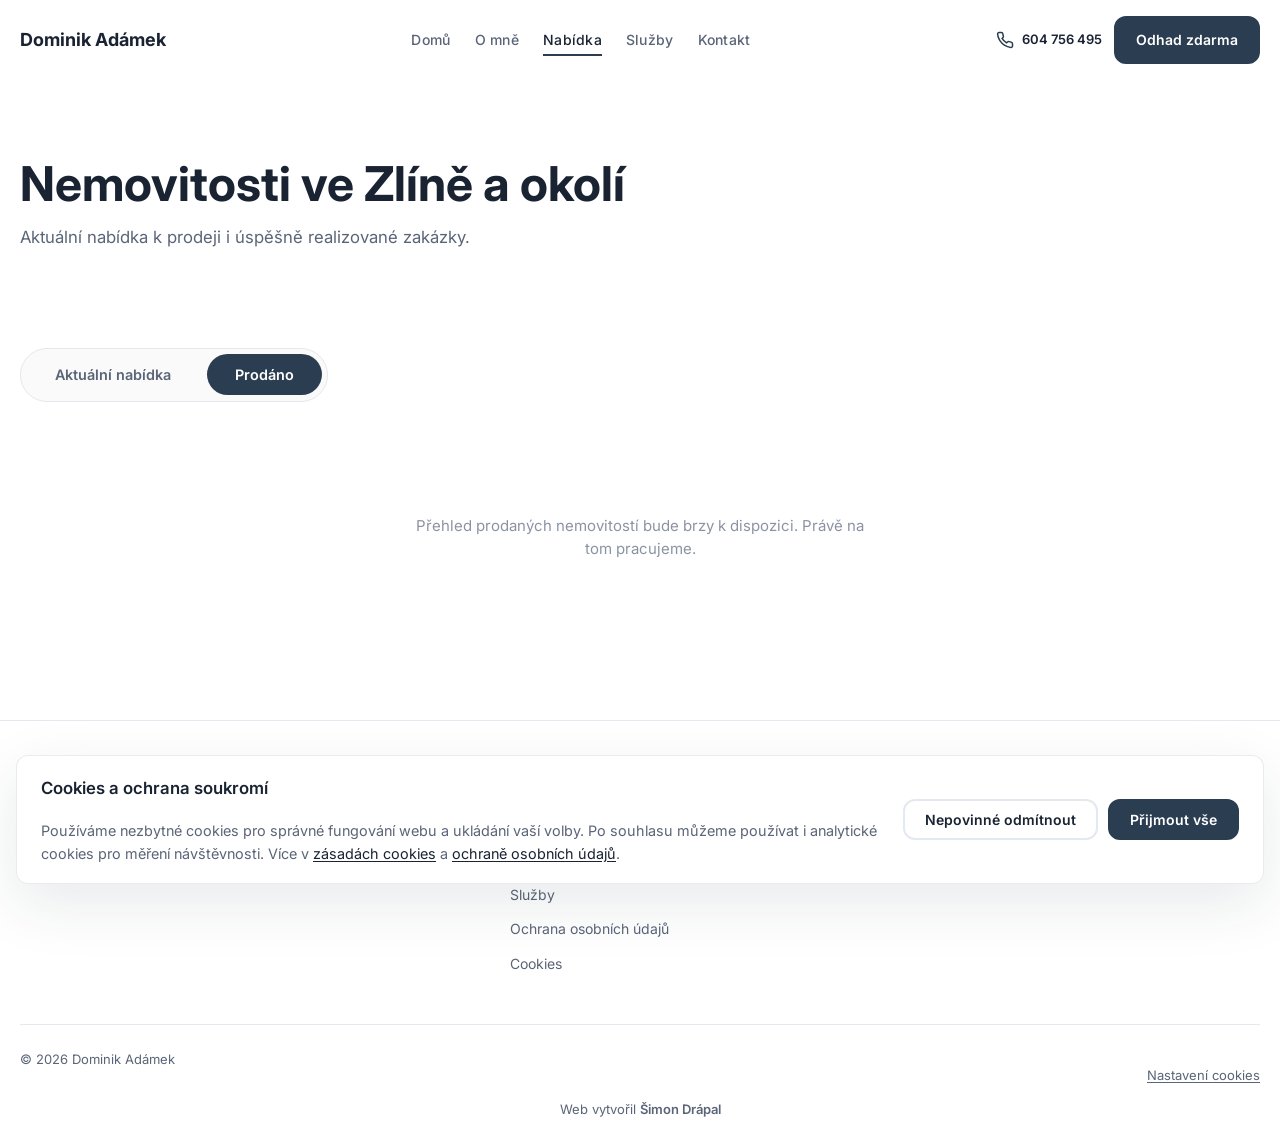
<file: prodane.html>
<!DOCTYPE html>
<html lang="cs">
<head>
  <meta charset="UTF-8">
  <meta name="viewport" content="width=device-width, initial-scale=1.0">
  <title>Přesměrování | Dominik Adámek</title>
  <link rel="canonical" href="https://adamekrealestate.cz/nabidka.html">
  <meta http-equiv="refresh" content="0;url=nabidka.html?tab=prodano">
  <script>location.replace('nabidka.html?tab=prodano');</script>
</head>
<body>
  <p>Přesměrování na <a href="nabidka.html?tab=prodano">nabídku nemovitostí</a>…</p>
</body>
</html>
</file>
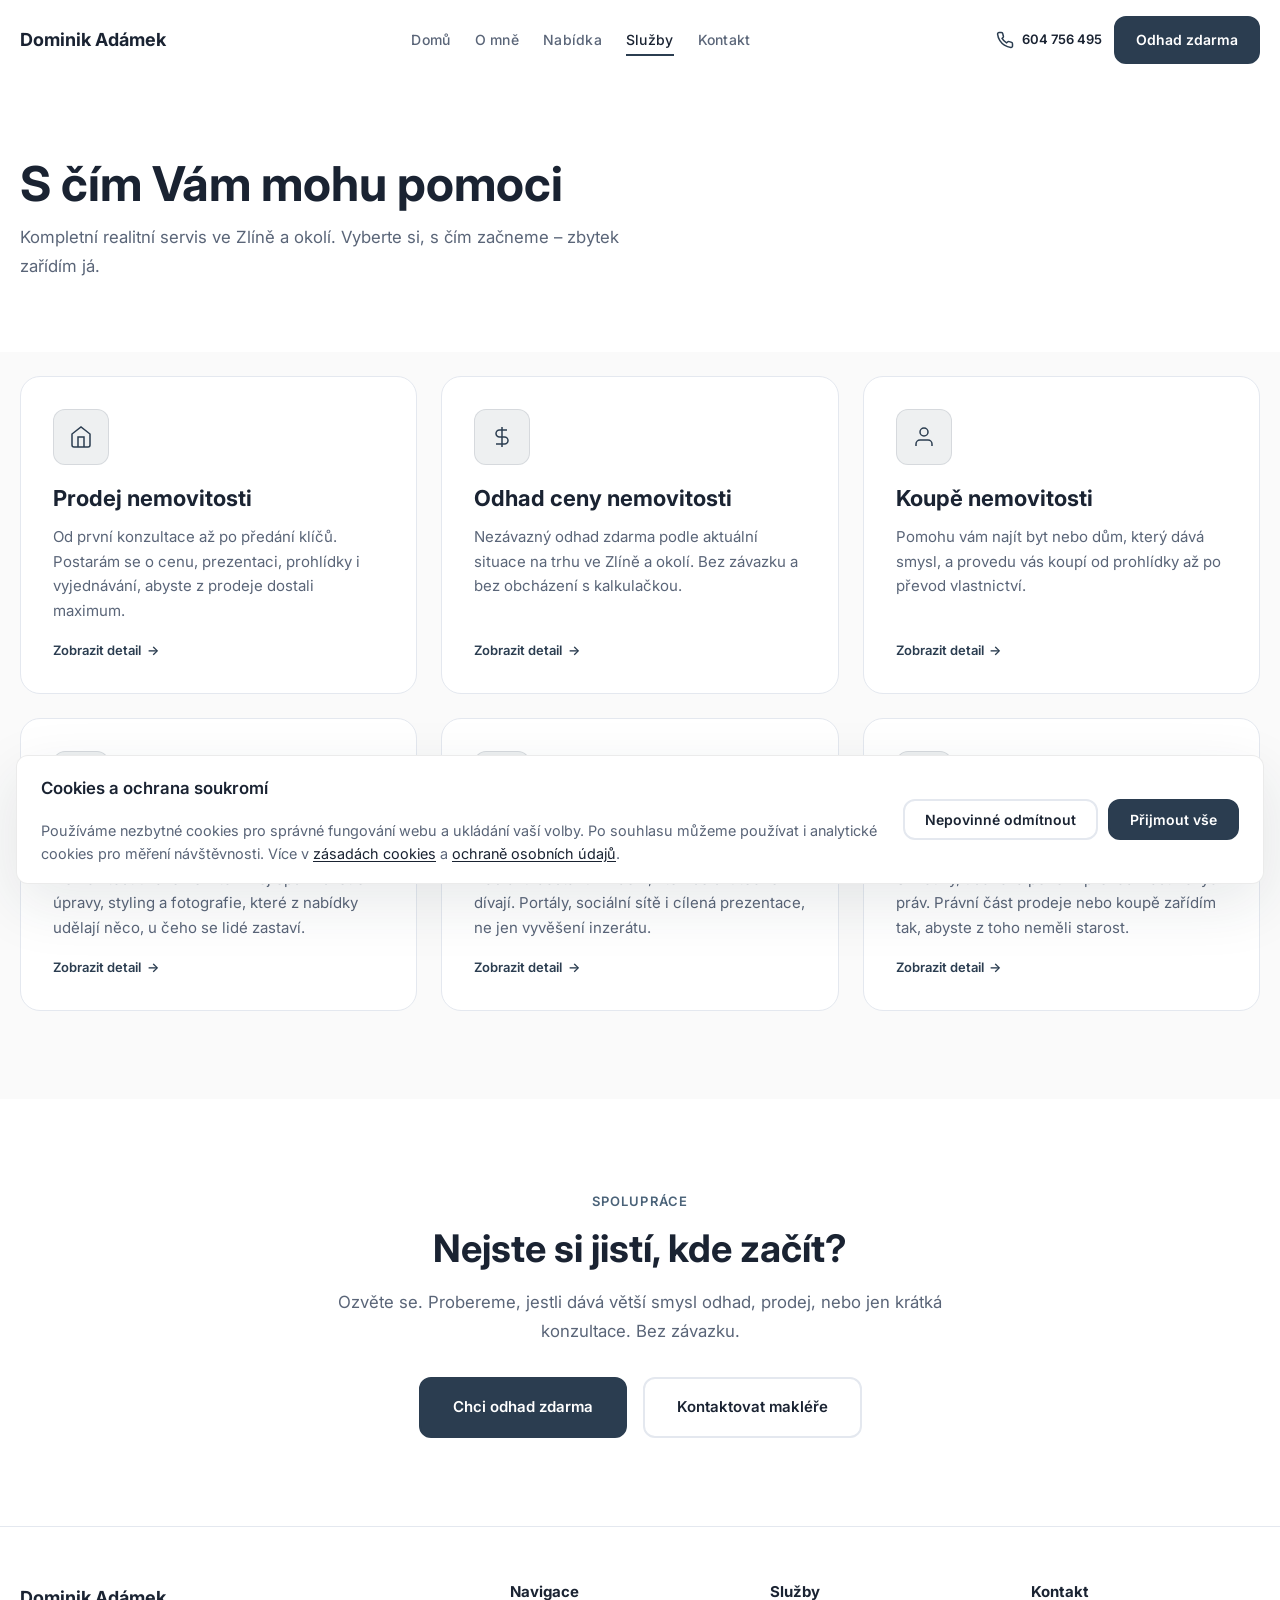
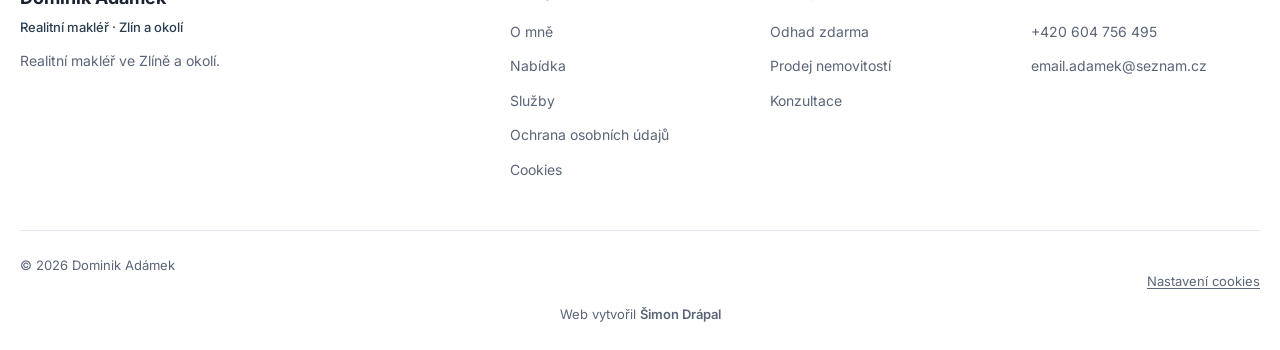
<file: sluzby.html>
<!DOCTYPE html>
<html lang="cs">
<head>
  <meta charset="UTF-8">
  <meta name="viewport" content="width=device-width, initial-scale=1.0">
  <title>Služby | Realitní makléř Zlín – Dominik Adámek</title>
  <meta name="description" content="Kompletní realitní služby ve Zlíně a okolí. Prodej nemovitostí, odhad ceny zdarma, marketing, home staging, právní servis a konzultace.">
  <link rel="canonical" href="https://adamekrealestate.cz/sluzby.html">
  <meta property="og:title" content="Realitní služby Zlín | Dominik Adámek">
  <meta property="og:description" content="Prodej nemovitostí, odhad ceny, marketing a kompletní servis od A do Z ve Zlíně a okolí.">
  <meta property="og:url" content="https://adamekrealestate.cz/sluzby.html">
  <meta property="og:image" content="https://adamekrealestate.cz/assets/images/og-card.png">
  <meta name="twitter:card" content="summary">
  <meta name="twitter:title" content="Realitní služby Zlín">
  <meta name="twitter:description" content="Kompletní realitní servis ve Zlíně a okolí.">
  <link rel="preconnect" href="https://fonts.googleapis.com">
  <link rel="preconnect" href="https://fonts.gstatic.com" crossorigin>
  <link href="https://fonts.googleapis.com/css2?family=Inter:wght@400;500;600;700;800&display=swap" rel="stylesheet">
  <link rel="stylesheet" href="assets/css/style.css">
  <script type="application/ld+json">
  {"@context":"https://schema.org","@type":"Service","serviceType":"Real Estate Services","provider":{"@type":"RealEstateAgent","name":"Dominik Adámek","telephone":"+420604756495"},"areaServed":"Zlín a okolí"}
  </script>
</head>
<body>
  <header class="header">
    <div class="container header__inner">
      <a href="index.html" class="logo" aria-label="Dominik Adámek – domů">Dominik Adámek</a>
      <nav class="header-nav" aria-label="Hlavní navigace">
        <ul>
          <li><a href="index.html">Domů</a></li>
          <li><a href="o-mne.html">O mně</a></li>
          <li><a href="nabidka.html">Nabídka</a></li>
          <li><a href="sluzby.html">Služby</a></li>
          <li><a href="kontakt.html">Kontakt</a></li>
        </ul>
      </nav>
      <div class="header__actions">
        <a href="tel:+420604756495" class="header__phone" aria-label="Zavolat na +420 604 756 495">
          <svg width="18" height="18" viewBox="0 0 24 24" fill="none" stroke="currentColor" stroke-width="2" aria-hidden="true"><path d="M22 16.92v3a2 2 0 0 1-2.18 2 19.79 19.79 0 0 1-8.63-3.07 19.5 19.5 0 0 1-6-6 19.79 19.79 0 0 1-3.07-8.67A2 2 0 0 1 4.11 2h3a2 2 0 0 1 2 1.72c.127.96.361 1.903.7 2.81a2 2 0 0 1-.45 2.11L8.09 9.91a16 16 0 0 0 6 6l1.27-1.27a2 2 0 0 1 2.11-.45c.907.339 1.85.573 2.81.7A2 2 0 0 1 22 16.92z"/></svg>
          <span>604 756 495</span>
        </a>
        <button class="nav-toggle" aria-label="Otevřít menu" aria-expanded="false">
          <span></span><span></span><span></span>
        </button>
        <a href="odhad.html" class="btn btn--primary btn--sm header__cta">Odhad zdarma</a>
      </div>
    </div>
  </header>

  <main>
    <section class="hero hero--page" aria-labelledby="page-title">
      <div class="container hero__content">
        <h1 id="page-title">S čím Vám mohu pomoci</h1>
        <p class="hero__subtitle">Kompletní realitní servis ve Zlíně a okolí. Vyberte si, s čím začneme – zbytek zařídím já.</p>
      </div>
    </section>

    <section class="section section--alt" aria-label="Nabídka služeb">
      <div class="container">
        <div class="services-grid">
          <button type="button" class="service-card" id="prodej" data-service="prodej" data-animate aria-haspopup="dialog">
            <div class="service-card__icon" aria-hidden="true">
              <svg width="24" height="24" viewBox="0 0 24 24" fill="none" stroke="currentColor" stroke-width="1.5"><path d="M3 9l9-7 9 7v11a2 2 0 0 1-2 2H5a2 2 0 0 1-2-2z"/><polyline points="9 22 9 12 15 12 15 22"/></svg>
            </div>
            <h3>Prodej nemovitosti</h3>
            <p>Od první konzultace až po předání klíčů. Postarám se o cenu, prezentaci, prohlídky i vyjednávání, abyste z prodeje dostali maximum.</p>
            <span class="service-card__more">Zobrazit detail</span>
          </button>

          <button type="button" class="service-card" id="odhad" data-service="odhad" data-animate aria-haspopup="dialog">
            <div class="service-card__icon" aria-hidden="true">
              <svg width="24" height="24" viewBox="0 0 24 24" fill="none" stroke="currentColor" stroke-width="1.5"><path d="M12 2v20M17 5H9.5a3.5 3.5 0 0 0 0 7h5a3.5 3.5 0 0 1 0 7H6"/></svg>
            </div>
            <h3>Odhad ceny nemovitosti</h3>
            <p>Nezávazný odhad zdarma podle aktuální situace na trhu ve Zlíně a okolí. Bez závazku a bez obcházení s kalkulačkou.</p>
            <span class="service-card__more">Zobrazit detail</span>
          </button>

          <button type="button" class="service-card" id="koupe" data-service="koupe" data-animate aria-haspopup="dialog">
            <div class="service-card__icon" aria-hidden="true">
              <svg width="24" height="24" viewBox="0 0 24 24" fill="none" stroke="currentColor" stroke-width="1.5"><path d="M20 21v-2a4 4 0 0 0-4-4H8a4 4 0 0 0-4 4v2"/><circle cx="12" cy="7" r="4"/></svg>
            </div>
            <h3>Koupě nemovitosti</h3>
            <p>Pomohu vám najít byt nebo dům, který dává smysl, a provedu vás koupí od prohlídky až po převod vlastnictví.</p>
            <span class="service-card__more">Zobrazit detail</span>
          </button>

          <button type="button" class="service-card" id="home-staging" data-service="home-staging" data-animate aria-haspopup="dialog">
            <div class="service-card__icon" aria-hidden="true">
              <svg width="24" height="24" viewBox="0 0 24 24" fill="none" stroke="currentColor" stroke-width="1.5"><rect x="3" y="3" width="18" height="18" rx="2"/><circle cx="8.5" cy="8.5" r="1.5"/><path d="M21 15l-5-5L5 21"/></svg>
            </div>
            <h3>Home staging a příprava</h3>
            <p>Nemovitost ukážeme v tom nejlepším světle – úpravy, styling a fotografie, které z nabídky udělají něco, u čeho se lidé zastaví.</p>
            <span class="service-card__more">Zobrazit detail</span>
          </button>

          <button type="button" class="service-card" id="marketing" data-service="marketing" data-animate aria-haspopup="dialog">
            <div class="service-card__icon" aria-hidden="true">
              <svg width="24" height="24" viewBox="0 0 24 24" fill="none" stroke="currentColor" stroke-width="1.5"><path d="M22 12h-4l-3 9L9 3l-3 9H2"/></svg>
            </div>
            <h3>Marketing nemovitosti</h3>
            <p>Nabídku dostanu k lidem, kteří se skutečně dívají. Portály, sociální sítě i cílená prezentace, ne jen vyvěšení inzerátu.</p>
            <span class="service-card__more">Zobrazit detail</span>
          </button>

          <button type="button" class="service-card" id="pravni-servis" data-service="pravni-servis" data-animate aria-haspopup="dialog">
            <div class="service-card__icon" aria-hidden="true">
              <svg width="24" height="24" viewBox="0 0 24 24" fill="none" stroke="currentColor" stroke-width="1.5"><path d="M14 2H6a2 2 0 0 0-2 2v16a2 2 0 0 0 2 2h12a2 2 0 0 0 2-2V8z"/><polyline points="14 2 14 8 20 8"/></svg>
            </div>
            <h3>Právní servis</h3>
            <p>Smlouvy, úschova peněz i převod vlastnických práv. Právní část prodeje nebo koupě zařídím tak, abyste z toho neměli starost.</p>
            <span class="service-card__more">Zobrazit detail</span>
          </button>
        </div>
      </div>
    </section>

    <section class="section home-cta" aria-labelledby="sluzby-cta">
      <div class="container">
        <div class="home-cta__inner" data-animate>
          <span class="section__label">Spolupráce</span>
          <h2 id="sluzby-cta">Nejste si jistí, kde začít?</h2>
          <p class="home-cta__desc">Ozvěte se. Probereme, jestli dává větší smysl odhad, prodej, nebo jen krátká konzultace. Bez závazku.</p>
          <div class="home-cta__actions">
            <a href="odhad.html" class="btn btn--primary btn--lg">Chci odhad zdarma</a>
            <a href="kontakt.html" class="btn btn--outline-dark btn--lg">Kontaktovat makléře</a>
          </div>
        </div>
      </div>
    </section>
  </main>

  <footer class="footer">
    <div class="container">
      <div class="footer__grid">
        <div class="footer__brand">
          <a href="index.html" class="logo">Dominik Adámek</a><span class="logo__tagline">Realitní makléř · Zlín a okolí</span>
          <p>Realitní makléř ve Zlíně a okolí.</p>
        </div>
        <div><h4>Navigace</h4><ul><li><a href="o-mne.html">O mně</a></li><li><a href="nabidka.html">Nabídka</a></li><li><a href="sluzby.html">Služby</a></li><li><a href="ochrana-osobnich-udaju.html">Ochrana osobních údajů</a></li><li><a href="cookies.html">Cookies</a></li></ul></div>
        <div><h4>Služby</h4><ul><li><a href="odhad.html">Odhad zdarma</a></li><li><a href="sluzby.html#prodej">Prodej nemovitostí</a></li><li><a href="kontakt.html">Konzultace</a></li></ul></div>
        <div><h4>Kontakt</h4><ul><li><a href="tel:+420604756495">+420 604 756 495</a></li><li><a href="mailto:email.adamek@seznam.cz">email.adamek@seznam.cz</a></li></ul></div>
      </div>
      <div class="footer__bottom"><p>&copy; 2026 Dominik Adámek</p><p><button type="button" class="footer__cookie-settings" data-cookie-settings>Nastavení cookies</button></p></div>
      <p class="footer__credit">Web vytvořil <a href="https://simondrapal.cz/" target="_blank" rel="noopener noreferrer">Šimon Drápal</a></p>
    </div>
  </footer>
  <script src="assets/js/cookies-config.js"></script>
  <script src="assets/js/cookies.js" defer></script>
  <script src="assets/js/main.js" defer></script>
</body>
</html>
</file>
<file: assets/css/style.css>
/* ============================================
   Dominik Adámek – Realitní makléř
   Mobile First · Clean · Personal
   ============================================ */

:root {
  --color-primary: #2b3d50;
  --color-primary-dark: #1e2d3d;
  --color-primary-light: #4a6278;
  --color-accent: #4a6278;
  --color-accent-hover: #2b3d50;
  --color-star: #f4c105;
  --color-sky: #5b7b8c;
  --color-sold: #5c6b7a;
  --color-error: #c0392b;
  --color-white: #ffffff;
  --color-bg: #fafafa;
  --color-bg-alt: #f5f7fa;
  --color-text: #1a2332;
  --color-text-muted: #5a6578;
  --color-border: #e4e8ef;
  --color-success: #1a8a4a;
  --color-primary-soft: rgba(43, 61, 80, 0.08);
  --color-accent-soft: rgba(43, 61, 80, 0.12);

  --font-sans: 'Inter', system-ui, -apple-system, 'Segoe UI', Roboto, sans-serif;
  --radius-sm: 8px;
  --radius-md: 12px;
  --radius-lg: 20px;
  --radius-xl: 28px;
  --shadow-sm: 0 2px 8px rgba(30, 45, 61, 0.06);
  --shadow-md: 0 8px 30px rgba(30, 45, 61, 0.08);
  --shadow-lg: 0 20px 60px rgba(30, 45, 61, 0.1);
  --transition: 0.3s cubic-bezier(0.4, 0, 0.2, 1);
  --header-height: 72px;
  --container: 1440px;
}

*, *::before, *::after { box-sizing: border-box; margin: 0; padding: 0; }

html {
  scroll-behavior: smooth;
  -webkit-text-size-adjust: 100%;
}

body {
  font-family: var(--font-sans);
  font-size: 1rem;
  line-height: 1.65;
  color: var(--color-text);
  background: var(--color-white);
  overflow-x: hidden;
}


img {
  max-width: 100%;
  height: auto;
  display: block;
}

a {
  color: var(--color-primary);
  text-decoration: none;
  transition: color var(--transition);
}

a:hover { color: var(--color-accent); }

ul, ol { list-style: none; }

h1, h2, h3, h4 {
  line-height: 1.25;
  font-weight: 700;
  color: var(--color-text);
}

h1 { font-size: clamp(2rem, 5vw, 3.25rem); }
h2 { font-size: clamp(1.625rem, 3.5vw, 2.375rem); }
h3 { font-size: clamp(1.125rem, 2vw, 1.375rem); }

p + p { margin-top: 1rem; }

.container {
  width: 100%;
  max-width: var(--container);
  margin: 0 auto;
  padding: 0 1.25rem;
}

.section {
  padding: 4rem 0;
}

.section--alt {
  background: var(--color-bg);
}

.section--dark {
  background: var(--color-bg);
  color: var(--color-text);
}

.section--dark h2,
.section--dark h3,
.section--dark p { color: var(--color-text); }

.section__header {
  text-align: center;
  max-width: 680px;
  margin: 0 auto 3rem;
}

.section__label {
  display: inline-block;
  font-size: 0.8125rem;
  font-weight: 600;
  letter-spacing: 0.08em;
  text-transform: uppercase;
  color: var(--color-accent);
  margin-bottom: 0.75rem;
}

.section__subtitle {
  color: var(--color-text-muted);
  font-size: 1.0625rem;
  margin-top: 0.75rem;
}

.section--dark .section__subtitle { color: var(--color-text-muted); }

/* ── Buttons ── */
.btn {
  display: inline-flex;
  align-items: center;
  justify-content: center;
  gap: 0.5rem;
  padding: 0.875rem 1.75rem;
  font-size: 0.9375rem;
  font-weight: 600;
  font-family: inherit;
  border-radius: var(--radius-md);
  border: 2px solid transparent;
  cursor: pointer;
  transition: all var(--transition);
  text-align: center;
  white-space: nowrap;
}

.btn--primary {
  background: var(--color-primary);
  color: var(--color-white);
  border-color: var(--color-primary);
}

.btn--primary:hover {
  background: var(--color-primary-dark);
  border-color: var(--color-primary-dark);
  color: var(--color-white);
  transform: translateY(-2px);
  box-shadow: 0 6px 20px rgba(30, 45, 61, 0.25);
}

.btn--secondary {
  background: transparent;
  color: var(--color-primary);
  border-color: var(--color-border);
}

.btn--secondary:hover {
  background: var(--color-primary-soft);
  border-color: var(--color-primary);
  color: var(--color-primary);
  transform: translateY(-2px);
}

.btn--outline {
  background: transparent;
  color: var(--color-primary);
  border-color: var(--color-primary);
}

.btn--outline:hover {
  background: var(--color-primary);
  color: var(--color-white);
}

.btn--white {
  background: var(--color-white);
  color: var(--color-text);
  border-color: var(--color-border);
}

.btn--white:hover {
  background: var(--color-bg);
  color: var(--color-text);
  border-color: var(--color-text-muted);
}

.btn--outline-dark {
  background: transparent;
  color: var(--color-text);
  border-color: var(--color-border);
}

.btn--outline-dark:hover {
  border-color: var(--color-text);
  background: var(--color-bg);
  color: var(--color-text);
  transform: translateY(-2px);
}

.btn--lg {
  padding: 1rem 2rem;
  font-size: 0.9375rem;
}

.btn--sm {
  padding: 0.625rem 1.25rem;
  font-size: 0.875rem;
}

.btn--ghost {
  background: transparent;
  border: 2px solid var(--color-border);
  color: var(--color-text);
}

.btn--ghost:hover {
  border-color: var(--color-primary);
  color: var(--color-primary);
  background: var(--color-primary-soft);
}

.btn-group {
  display: flex;
  flex-wrap: wrap;
  gap: 1rem;
}

/* ── Header ── */
.header {
  position: fixed;
  top: 0;
  left: 0;
  right: 0;
  z-index: 1000;
  height: var(--header-height);
  background: rgba(255, 255, 255, 0.95);
  backdrop-filter: blur(12px);
  -webkit-backdrop-filter: blur(12px);
  border-bottom: 1px solid transparent;
  transition: all var(--transition);
}

.header.is-scrolled {
  border-bottom-color: var(--color-border);
  box-shadow: var(--shadow-sm);
}

.header__inner {
  display: flex;
  align-items: center;
  gap: 1rem;
  height: var(--header-height);
}

.logo {
  font-weight: 700;
  font-size: clamp(1rem, 2.5vw, 1.125rem);
  color: var(--color-text);
  white-space: nowrap;
  flex-shrink: 0;
}

.logo:hover { color: var(--color-primary); }

.header-nav {
  flex: 1;
  min-width: 0;
}

.header-nav ul {
  display: flex;
  align-items: center;
  justify-content: center;
  gap: 1.5rem;
  flex-wrap: wrap;
}

.header-nav a {
  display: block;
  padding: 0.125rem 0;
  font-size: 0.8125rem;
  font-weight: 500;
  color: var(--color-text-muted);
  letter-spacing: 0.02em;
  transition: color var(--transition);
  white-space: nowrap;
  position: relative;
}

.header-nav a::after {
  content: '';
  position: absolute;
  bottom: -2px;
  left: 0;
  width: 0;
  height: 2px;
  background: var(--color-primary);
  transition: width var(--transition);
}

.header-nav a:hover,
.header-nav a.is-active {
  color: var(--color-text);
  background: transparent;
}

.header-nav a:hover::after,
.header-nav a.is-active::after {
  width: 100%;
}

.header__actions {
  display: flex;
  align-items: center;
  gap: 0.75rem;
  flex-shrink: 0;
  margin-left: auto;
}

.header__phone {
  display: none;
  align-items: center;
  gap: 0.5rem;
  color: var(--color-text);
  font-size: 0.8125rem;
  font-weight: 600;
  white-space: nowrap;
  transition: color var(--transition);
}

.header__phone:hover {
  color: var(--color-primary);
}

.header__phone svg {
  flex-shrink: 0;
  color: var(--color-primary);
}

.header__cta {
  flex-shrink: 0;
}

.nav-toggle {
  display: flex;
  flex-direction: column;
  justify-content: center;
  gap: 5px;
  width: 40px;
  height: 40px;
  background: none;
  border: none;
  cursor: pointer;
  padding: 8px;
  z-index: 1001;
  flex-shrink: 0;
}

.nav-toggle span {
  display: block;
  width: 20px;
  height: 2px;
  background: var(--color-text);
  border-radius: 2px;
  transition: all var(--transition);
}

.nav-toggle.is-active span:nth-child(1) {
  transform: translateY(7px) rotate(45deg);
}

.nav-toggle.is-active span:nth-child(2) { opacity: 0; }

.nav-toggle.is-active span:nth-child(3) {
  transform: translateY(-7px) rotate(-45deg);
}

body.nav-open { overflow: hidden; }

/* ── Hero ── */
.hero {
  position: relative;
  min-height: 100vh;
  min-height: 100dvh;
  display: flex;
  align-items: center;
  background: var(--color-white);
  padding: calc(var(--header-height) + 2rem) 0 4rem;
}

.hero--home {
  isolation: isolate;
  overflow: hidden;
  padding: calc(var(--header-height) + 2.5rem) 0 4.5rem;
}

.hero__visual {
  display: none;
}

.hero--home .hero__visual {
  display: block;
  position: absolute;
  inset: 0 0 0 50%;
  z-index: 0;
  pointer-events: none;
}

.hero--home .hero__visual::after {
  content: "";
  position: absolute;
  inset: 0;
  background: linear-gradient(
    90deg,
    #fff 0%,
    rgba(255, 255, 255, 0.82) 12%,
    rgba(255, 255, 255, 0.32) 26%,
    transparent 42%
  );
}

.hero__visual-img {
  width: 100%;
  height: 100%;
  object-fit: cover;
  object-position: 64% 2%;
  display: block;
}

.hero--home .hero__inner {
  position: relative;
  z-index: 1;
  display: block;
}

.hero__inner {
  display: grid;
  grid-template-columns: 1fr 1fr;
  gap: clamp(2rem, 5vw, 4rem);
  align-items: center;
}

.hero__content {
  position: relative;
  z-index: 1;
  text-align: left;
  color: var(--color-text);
}

.hero--home .hero__content {
  max-width: min(34rem, 46vw);
}

.hero__partner {
  display: flex;
  align-items: center;
  margin-bottom: clamp(16px, 1.875vw, 27px);
}

.hero__partner-logo {
  height: clamp(64px, 6vw, 88px);
  width: auto;
  max-width: min(100%, 280px);
  display: block;
}

.hero__title {
  font-size: clamp(2.25rem, 4.5vw, 3.75rem);
  font-weight: 800;
  line-height: 1.1;
  margin-bottom: 0.75rem;
  color: var(--color-text);
}

.hero__subtitle {
  font-size: clamp(1.05rem, 2vw, 1.35rem);
  font-weight: 500;
  color: var(--color-text);
  margin-bottom: 1.25rem;
  line-height: 1.65;
  max-width: 620px;
}

.hero__desc {
  font-size: clamp(0.95rem, 1.5vw, 1.05rem);
  color: var(--color-text-muted);
  max-width: 620px;
  margin: 0 0 2.5rem;
  line-height: 1.7;
}

.hero--home .hero__subtitle {
  margin-bottom: 2rem;
}

.hero__cta {
  display: flex;
  gap: 1rem;
  justify-content: flex-start;
  flex-wrap: wrap;
}

.hero__media-wrap {
  position: relative;
  border-radius: var(--radius-xl);
  overflow: hidden;
  box-shadow: var(--shadow-lg);
  aspect-ratio: 4 / 5;
  max-height: min(80vh, 760px);
  justify-self: stretch;
  width: 100%;
}

.hero__media,
.hero__video {
  width: 100%;
  height: 100%;
  object-fit: cover;
  object-position: center top;
  display: block;
}

.hero__bg {
  position: absolute;
  inset: 0;
  z-index: 0;
  opacity: 0.5;
}

.hero__bg img {
  width: 100%;
  height: 100%;
  object-fit: cover;
}

.hero__overlay {
  position: absolute;
  inset: 0;
  background: linear-gradient(
    to bottom,
    rgba(43, 61, 80, 0.04) 0%,
    rgba(255, 255, 255, 0.82) 45%,
    rgba(255, 255, 255, 1) 100%
  );
}

.hero__badge {
  display: inline-flex;
  align-items: center;
  gap: 0.5rem;
  background: var(--color-primary-soft);
  border: 1px solid rgba(43, 61, 80, 0.15);
  color: var(--color-primary);
  padding: 0.5rem 1rem;
  border-radius: 50px;
  font-size: 0.8125rem;
  font-weight: 600;
  margin-bottom: 1.5rem;
}

.hero h1 {
  color: var(--color-text);
  margin-bottom: 1.25rem;
}

.hero--page {
  min-height: auto;
  padding: calc(var(--header-height) + 4.75rem) 0 4.5rem;
  background: var(--color-white);
}

.hero--page-gray {
  background: var(--color-bg);
}

.hero--page:has(+ .section),
.hero--page:has(+ .page-placeholder) {
  padding-bottom: 4.5rem;
}

.hero--page + .section {
  padding-top: 1.5rem;
}

.hero--page .hero__content {
  max-width: none;
}

.hero--page h1 {
  font-size: clamp(2rem, 4vw, 3rem);
  font-weight: 700;
  line-height: 1.15;
  margin-bottom: 0.75rem;
  color: var(--color-text);
  max-width: 14em;
}

.hero--page .hero__subtitle {
  font-size: 1.05rem;
  font-weight: 400;
  color: var(--color-text-muted);
  line-height: 1.7;
  margin-bottom: 0;
  max-width: 640px;
}

.hero__logo {
  margin-top: 2rem;
}

.hero__logo a {
  display: inline-block;
  opacity: 0.9;
  transition: opacity var(--transition), transform var(--transition);
}

.hero__logo a:hover {
  opacity: 1;
  transform: scale(1.03);
}

.hero__logo img {
  display: block;
  width: auto;
  max-width: min(140px, 42vw);
  height: auto;
}

/* ── Social bar ── */
.social-bar {
  background: var(--color-text);
  padding: 2rem 0;
}

.social-bar__inner {
  display: flex;
  align-items: center;
  justify-content: center;
  gap: 2rem;
  flex-wrap: wrap;
}

.social-bar__label {
  font-size: clamp(1.25rem, 2.5vw, 1.75rem);
  font-weight: 600;
  letter-spacing: 0.02em;
  color: var(--color-white);
}

.social-bar__links {
  display: flex;
  gap: 1rem;
}

.social-bar__link {
  display: flex;
  align-items: center;
  justify-content: center;
  width: 64px;
  height: 64px;
  color: rgba(255, 255, 255, 0.7);
  transition: all var(--transition);
}

.social-bar__link:hover {
  color: var(--color-accent);
  transform: translateY(-3px);
}

/* ── CTA cards ── */
.cta-cards {
  background: var(--color-white);
  padding: 0 0 4rem;
}

.social-bar + .cta-cards {
  padding-top: clamp(3.5rem, 6vw, 5.5rem);
}

.cta-cards__grid {
  display: grid;
  grid-template-columns: repeat(2, 1fr);
  gap: 1rem;
  width: 78%;
  margin: 0 auto;
}

.cta-card {
  position: relative;
  display: block;
  aspect-ratio: 1 / 1;
  border-radius: var(--radius-lg);
  overflow: hidden;
}

.cta-card::after {
  content: '';
  position: absolute;
  inset: 0;
  background: linear-gradient(
    to top,
    rgba(0, 0, 0, 0.55) 0%,
    rgba(0, 0, 0, 0.15) 45%,
    transparent 70%
  );
  z-index: 1;
  pointer-events: none;
}

.cta-card:hover .cta-card__image {
  transform: scale(1.05);
}

.cta-card__image {
  position: absolute;
  inset: 0;
  width: 100%;
  height: 100%;
  object-fit: cover;
  transition: transform 0.5s ease;
}

.cta-card__overlay {
  position: absolute;
  bottom: 0;
  left: 0;
  right: 0;
  z-index: 2;
  padding: clamp(0.85rem, 2vw, 1.35rem);
}

.cta-card__title {
  font-size: clamp(1.05rem, 2vw, 1.4rem);
  font-weight: 700;
  color: var(--color-white);
  margin-bottom: 0.35rem;
  line-height: 1.2;
  text-shadow: 0 2px 12px rgba(0, 0, 0, 0.35);
}

.cta-card__desc {
  font-size: clamp(0.85rem, 1.3vw, 0.95rem);
  color: rgba(255, 255, 255, 0.92);
  line-height: 1.45;
  text-shadow: 0 1px 8px rgba(0, 0, 0, 0.35);
}

/* ── Trust cards ── */
.trust-grid {
  display: grid;
  grid-template-columns: 1fr;
  gap: 1.25rem;
}

.trust-card {
  background: var(--color-white);
  border-radius: var(--radius-lg);
  padding: 1.75rem;
  box-shadow: var(--shadow-sm);
  border: 1px solid var(--color-border);
  transition: all var(--transition);
}

.trust-card:hover {
  transform: translateY(-4px);
  box-shadow: var(--shadow-md);
}

.trust-card__icon {
  width: 52px;
  height: 52px;
  background: var(--color-primary-soft);
  border: 1px solid rgba(43, 61, 80, 0.12);
  border-radius: var(--radius-md);
  display: flex;
  align-items: center;
  justify-content: center;
  color: var(--color-primary);
  margin-bottom: 1.25rem;
}

.trust-card h3 { margin-bottom: 0.5rem; }

.trust-card p {
  color: var(--color-text-muted);
  font-size: 0.9375rem;
}

/* ── About preview ── */
.about-preview {
  display: grid;
  grid-template-columns: 1fr;
  gap: 3rem;
  align-items: center;
}

.about-preview:not(.about-preview--page) {
  max-width: 1200px;
  margin-inline: auto;
}

.about-preview:not(.about-preview--page) .about-preview__image {
  aspect-ratio: 1000 / 1284;
  margin-inline: 0;
}

.about-preview:not(.about-preview--page) .about-preview__image img {
  object-fit: cover;
  object-position: center top;
}

.about-banner {
  background: var(--color-white);
  padding: 0.5rem 0 0;
}

.about-banner__photo {
  border-radius: 28px;
  overflow: hidden;
  aspect-ratio: 16 / 10;
  background: var(--color-bg-alt);
}

.about-banner__photo img {
  display: block;
  width: 100%;
  height: 100%;
  object-fit: cover;
  object-position: center 30%;
}

.about-page {
  padding-top: clamp(2.5rem, 5vw, 4rem);
}

.about-story--page {
  max-width: 46rem;
  margin: 0;
}

.about-story--page .section__label {
  margin-bottom: 1.1rem;
}

.about-story--page h2 {
  font-size: clamp(1.75rem, 3.5vw, 2.375rem);
  line-height: 1.3;
  margin-bottom: 1.75rem;
}

.about-story--page h3 {
  font-size: clamp(1.25rem, 2.2vw, 1.5rem);
  line-height: 1.4;
  margin: 2.75rem 0 1.75rem;
}

.about-story--page .about__intro {
  font-size: 1.0625rem;
  line-height: 1.85;
  margin-bottom: 1.75rem;
}

.about-story--page .about__intro + .about__intro {
  margin-top: 0;
}

.about-story--page .about__social {
  margin-top: 0.5rem;
}

.about-preview__copy h2 {
  font-size: clamp(1.75rem, 3.5vw, 2.375rem);
  line-height: 1.2;
  margin-bottom: 1.25rem;
  text-wrap: balance;
}

.about-preview__copy h3 {
  font-size: clamp(1.25rem, 2.2vw, 1.5rem);
  line-height: 1.3;
  margin: 1.75rem 0 0.875rem;
}

.about-preview__image {
  position: relative;
  width: 100%;
  max-width: 32rem;
  aspect-ratio: 1;
  border-radius: var(--radius-xl);
  overflow: hidden;
  background: transparent;
}

.about-preview__image img {
  display: block;
  width: 100%;
  height: 100%;
  object-fit: contain;
  object-position: top center;
}

.about-story {
  max-width: 46rem;
  margin: 0 auto;
}

.about-story h2 {
  margin-bottom: 1.25rem;
}

.about__intro {
  color: var(--color-text-muted);
  margin-bottom: 1rem;
}

.about__intro:last-of-type {
  margin-bottom: 1.75rem;
}

.about__social {
  display: flex;
  flex-wrap: wrap;
  align-items: center;
  gap: 0.75rem;
}

.about__social-link {
  display: flex;
  align-items: center;
  justify-content: center;
  width: 48px;
  height: 48px;
  border-radius: 50%;
  border: 1px solid var(--color-border);
  background: var(--color-white);
  color: var(--color-text);
  transition: all var(--transition);
}

.about__social-link:hover {
  border-color: var(--color-primary);
  background: var(--color-primary-soft);
  color: var(--color-primary);
  transform: translateY(-2px);
}

.about__social-link svg {
  width: 22px;
  height: 22px;
}

/* ── Property cards ── */
.properties-grid,
.listings-grid,
.deals-grid {
  display: grid;
  grid-template-columns: repeat(auto-fill, minmax(320px, 1fr));
  gap: 2rem;
}

.section-preview .listings-grid,
.section-preview .deals-grid {
  display: flex;
  flex-wrap: wrap;
  justify-content: center;
  gap: 2rem;
}

.section-preview .listings-grid > *,
.section-preview .deals-grid > * {
  flex: 1 1 320px;
  width: 100%;
  max-width: 400px;
}

.section-preview .listings-grid > .listing-empty,
.section-preview .deals-grid > .listing-empty {
  flex: 1 1 100%;
  max-width: 36rem;
}

.section-preview__footer {
  display: flex;
  justify-content: center;
  margin-top: 2.5rem;
}

.property-carousel__nav {
  display: none;
}

@media (max-width: 768px) {
  .property-carousel.is-carousel {
    display: grid;
    grid-template-columns: 2.375rem minmax(0, 1fr) 2.375rem;
    align-items: center;
    gap: 0.2rem;
    margin-inline: -0.75rem;
  }

  .property-carousel.is-carousel .property-carousel__nav {
    display: inline-flex;
    align-items: center;
    justify-content: center;
    width: 2.375rem;
    height: 2.375rem;
    padding: 0;
    border-radius: 50%;
    border: 1px solid var(--color-border);
    background: var(--color-white);
    color: var(--color-primary);
    cursor: pointer;
    flex-shrink: 0;
    appearance: none;
    box-shadow: var(--shadow-sm);
    transition: background var(--transition), border-color var(--transition), color var(--transition);
  }

  .property-carousel.is-carousel .property-carousel__nav svg {
    width: 18px;
    height: 18px;
  }

  .property-carousel.is-carousel .property-carousel__nav:hover,
  .property-carousel.is-carousel .property-carousel__nav:focus-visible {
    border-color: var(--color-primary);
    background: var(--color-primary-soft);
    color: var(--color-primary);
    opacity: 1;
  }

  .property-carousel__viewport {
    min-width: 0;
    overflow: hidden;
  }

  .property-carousel.is-carousel .listings-grid,
  .property-carousel.is-carousel .deals-grid {
    display: flex;
    gap: 0;
    transition: transform 0.4s cubic-bezier(0.22, 1, 0.36, 1);
  }

  .property-carousel.is-carousel .listings-grid > *,
  .property-carousel.is-carousel .deals-grid > * {
    flex: 0 0 100%;
    width: 100%;
    max-width: 100%;
  }
}

@media (max-width: 768px) and (prefers-reduced-motion: reduce) {
  .property-carousel.is-carousel .listings-grid,
  .property-carousel.is-carousel .deals-grid {
    transition: none;
  }
}

a.listing-card,
a.deal-card {
  display: block;
  text-decoration: none;
  color: inherit;
}

.listing-card {
  background: var(--color-white);
  border-radius: var(--radius-md);
  overflow: hidden;
  box-shadow: var(--shadow-sm);
  transition:
    transform 0.5s ease,
    box-shadow 0.5s ease;
}

.listing-card:hover {
  transform: translateY(-4px);
  box-shadow: var(--shadow-lg);
}

.listing-card__image-wrap {
  position: relative;
  aspect-ratio: 4 / 3;
  overflow: hidden;
}

.listing-card__image {
  width: 100%;
  height: 100%;
  object-fit: cover;
  transition: transform 0.6s ease;
}

.listing-card:hover .listing-card__image {
  transform: scale(1.035);
}

.listing-card__badge {
  position: absolute;
  top: 1rem;
  left: 1rem;
  padding: 0.35rem 0.85rem;
  border-radius: 50px;
  font-size: 0.7rem;
  font-weight: 700;
  text-transform: uppercase;
  letter-spacing: 0.05em;
  background: var(--color-primary);
  color: var(--color-white);
}

.listing-card__badge--reserved {
  background: #6b7280;
  color: var(--color-white);
}

.listing-card__body {
  padding: 1.5rem;
}

.listing-card__price {
  font-size: 1.5rem;
  font-weight: 600;
  color: var(--color-text);
  margin-bottom: 0.5rem;
  line-height: 1.2;
}

.listing-card__location {
  display: flex;
  align-items: center;
  gap: 0.35rem;
  color: var(--color-text-muted);
  font-size: 0.9rem;
  margin-bottom: 0.75rem;
}

.listing-card__location svg {
  width: 14px;
  height: 14px;
  flex-shrink: 0;
}

.listing-card__meta {
  display: flex;
  flex-wrap: wrap;
  gap: 1rem;
  font-size: 0.8rem;
  color: var(--color-text-muted);
}

.deal-card {
  position: relative;
  display: block;
  border-radius: var(--radius-md);
  overflow: hidden;
  box-shadow: var(--shadow-sm);
  transition:
    transform 0.5s ease,
    box-shadow 0.5s ease;
}

.deal-card:hover {
  transform: translateY(-4px);
  box-shadow: var(--shadow-lg);
}

.deal-card__image {
  position: absolute;
  inset: 0;
  width: 100%;
  height: 100%;
  object-fit: cover;
  z-index: 0;
  transition: transform 0.6s ease;
}

.deal-card:hover .deal-card__image {
  transform: scale(1.035);
}

.deal-card__overlay {
  position: absolute;
  inset: 0;
  z-index: 1;
  background: linear-gradient(to top, rgba(0, 0, 0, 0.85) 0%, rgba(0, 0, 0, 0.1) 60%);
  display: flex;
  flex-direction: column;
  justify-content: flex-end;
  padding: 1.5rem;
  transition: background 0.5s ease;
}

.deal-card:hover .deal-card__overlay {
  background: linear-gradient(to top, rgba(0, 0, 0, 0.9) 0%, rgba(0, 0, 0, 0.2) 60%);
}

.deal-card__result {
  position: absolute;
  top: 1rem;
  left: 1rem;
  z-index: 2;
  margin: 0;
  padding: 0.4rem 0.85rem;
  border-radius: var(--radius-sm);
  background: var(--color-white);
  color: var(--color-text);
  box-shadow: var(--shadow-sm);
  font-size: 0.7rem;
  font-weight: 700;
  letter-spacing: 0.1em;
  text-transform: uppercase;
}

.deal-card__location {
  font-size: 1.25rem;
  font-weight: 600;
  color: var(--color-white);
  margin-bottom: 0.25rem;
  line-height: 1.25;
}

.deal-card__type {
  font-size: 0.85rem;
  color: rgba(255, 255, 255, 0.75);
}

.deal-card__sizer {
  visibility: hidden;
  pointer-events: none;
}

.property-card {
  background: var(--color-white);
  border-radius: var(--radius-lg);
  overflow: hidden;
  box-shadow: var(--shadow-sm);
  border: 1px solid var(--color-border);
  transition: transform 0.5s ease, box-shadow 0.5s ease;
}

.property-card:hover {
  transform: translateY(-4px);
  box-shadow: var(--shadow-md);
}

.property-card__image {
  position: relative;
  overflow: hidden;
}

.property-card__image img {
  width: 100%;
  aspect-ratio: 16/11;
  object-fit: cover;
  transition: transform 0.6s ease;
}

.property-card:hover .property-card__image img {
  transform: scale(1.035);
}

.property-badge {
  position: absolute;
  top: 1rem;
  left: 1rem;
  padding: 0.375rem 0.875rem;
  border-radius: 50px;
  font-size: 0.75rem;
  font-weight: 700;
  text-transform: uppercase;
  letter-spacing: 0.05em;
}

.property-badge--sold {
  background: var(--color-sold);
  color: var(--color-white);
}

.property-badge--reserved {
  background: #6b7280;
  color: var(--color-white);
}

.property-card__image a {
  display: block;
  height: 100%;
}

.property-card__body { padding: 1.5rem; }

.property-card__title { margin-bottom: 0.5rem; }

.property-card__location {
  display: flex;
  align-items: center;
  gap: 0.375rem;
  color: var(--color-text-muted);
  font-size: 0.875rem;
  margin-bottom: 0.5rem;
}

.property-card__params {
  font-size: 0.875rem;
  color: var(--color-text-muted);
  margin-bottom: 0.75rem;
}

.property-card__price {
  font-size: 1.25rem;
  font-weight: 700;
  color: var(--color-primary);
  margin-bottom: 1rem;
}

.property-sold-info {
  font-size: 0.875rem;
  color: var(--color-success);
  font-weight: 600;
  margin-bottom: 1rem;
}

/* ── Process steps ── */
.process-grid {
  display: grid;
  grid-template-columns: 1fr;
  gap: 1.25rem;
  counter-reset: step;
}

.process-step {
  display: flex;
  gap: 1.25rem;
  background: var(--color-white);
  border-radius: var(--radius-lg);
  padding: 1.5rem;
  border: 1px solid var(--color-border);
  position: relative;
}

.process-step__number {
  flex-shrink: 0;
  width: 48px;
  height: 48px;
  background: var(--color-primary);
  color: var(--color-white);
  border-radius: 50%;
  display: flex;
  align-items: center;
  justify-content: center;
  font-weight: 700;
  font-size: 1.125rem;
}

.process-step h3 { margin-bottom: 0.375rem; }

.process-step p {
  color: var(--color-text-muted);
  font-size: 0.9375rem;
}

/* ── Testimonials ── */
.testimonials-grid {
  display: grid;
  grid-template-columns: 1fr;
  gap: 1.5rem;
}

.testimonial-card {
  background: var(--color-white);
  border-radius: var(--radius-lg);
  padding: 2rem;
  box-shadow: var(--shadow-sm);
  border: 1px solid var(--color-border);
}

.testimonial-card__stars {
  color: var(--color-star);
  font-size: 1.125rem;
  margin-bottom: 1rem;
  letter-spacing: 2px;
}

.testimonial-card__text {
  font-size: 1rem;
  font-style: italic;
  color: var(--color-text);
  margin-bottom: 1.5rem;
  line-height: 1.7;
}

.testimonial-card__author {
  display: flex;
  flex-direction: column;
  gap: 0.125rem;
}

.testimonial-card__name {
  font-weight: 600;
  font-size: 0.9375rem;
}

.testimonial-card__location {
  font-size: 0.8125rem;
  color: var(--color-text-muted);
}

/* ── Testimonials preview (O mně) ── */
.testimonials-preview {
  padding-block: clamp(3rem, 5vw, 4rem);
}

.testimonials-preview .section__header {
  margin-bottom: 2rem;
}

.testimonials-preview__peek {
  display: grid;
  grid-template-columns: repeat(3, 1fr);
  gap: 1rem;
  max-width: 920px;
  margin: 0 auto;
  position: relative;
}

.testimonials-preview__peek::before,
.testimonials-preview__peek::after {
  content: '';
  position: absolute;
  top: 0;
  bottom: 0;
  width: 12%;
  z-index: 1;
  pointer-events: none;
}

.testimonials-preview__peek::before {
  left: 0;
  background: linear-gradient(to right, var(--color-white), transparent);
}

.testimonials-preview__peek::after {
  right: 0;
  background: linear-gradient(to left, var(--color-white), transparent);
}

.testimonials-preview .testimonial-card {
  opacity: 0.68;
  background: rgba(255, 255, 255, 0.42);
  border: 1px solid rgba(0, 0, 0, 0.06);
  padding: 1.35rem 1.15rem;
  backdrop-filter: blur(6px);
  -webkit-backdrop-filter: blur(6px);
  pointer-events: none;
  user-select: none;
  text-align: center;
}

.testimonials-preview .testimonial-card:nth-child(2) {
  opacity: 0.82;
}

.testimonials-preview .testimonial-card__stars {
  display: flex;
  justify-content: center;
  gap: 2px;
  color: var(--color-star);
  margin-bottom: 0.85rem;
}

.testimonials-preview .testimonial-card__stars svg {
  width: 14px;
  height: 14px;
}

.testimonials-preview .testimonial-card__quote {
  font-size: 0.82rem;
  font-style: italic;
  line-height: 1.55;
  color: var(--color-text-muted);
  margin-bottom: 1rem;
  display: -webkit-box;
  -webkit-line-clamp: 4;
  -webkit-box-orient: vertical;
  overflow: hidden;
}

.testimonials-preview .testimonial-card__author {
  font-weight: 600;
  font-size: 0.85rem;
  color: var(--color-text);
}

.testimonials-preview .testimonial-card__role {
  font-size: 0.72rem;
  color: var(--color-text-muted);
  margin-top: 0.25rem;
}

.testimonials-preview .section-preview__footer {
  margin-top: 2rem;
}

@media (max-width: 767px) {
  .testimonials-preview__peek {
    grid-template-columns: 1fr;
    max-width: 340px;
  }

  .testimonials-preview__peek::before,
  .testimonials-preview__peek::after {
    display: none;
  }

  .testimonials-preview .testimonial-card {
    opacity: 0.78;
  }
}

/* ── Home CTA (bez karty) ── */
.section:not(.section--alt) + .home-cta {
  background: var(--color-bg);
}

.home-cta__inner {
  text-align: center;
  max-width: 640px;
  margin: 0 auto;
}

.home-cta__inner h2 {
  margin-bottom: 1rem;
}

.home-cta__desc {
  font-size: 1.05rem;
  color: var(--color-text-muted);
  line-height: 1.7;
  margin-bottom: 2rem;
}

.home-cta__actions {
  display: flex;
  gap: 1rem;
  justify-content: center;
  flex-wrap: wrap;
}

/* ── Stats ── */
.stats-grid {
  display: grid;
  grid-template-columns: repeat(2, 1fr);
  gap: 1.5rem;
}

.stat-item {
  text-align: center;
  padding: 1.5rem;
}

.stat-item__number {
  font-size: clamp(2rem, 5vw, 3rem);
  font-weight: 800;
  color: var(--color-primary);
  line-height: 1;
  margin-bottom: 0.5rem;
}

.stat-item__label {
  font-size: 0.875rem;
  color: var(--color-text-muted);
  font-weight: 500;
}

/* ── Services ── */
.services-grid {
  display: grid;
  grid-template-columns: 1fr;
  gap: 1.5rem;
}

.services-grid--preview {
  grid-template-columns: 1fr;
  gap: 1.25rem;
  max-width: 1200px;
  margin: 0 auto;
}

.service-card {
  background: var(--color-white);
  border-radius: var(--radius-lg);
  padding: 2rem;
  border: 1px solid var(--color-border);
  font: inherit;
  color: inherit;
  text-align: left;
  width: 100%;
  display: flex;
  flex-direction: column;
  align-items: flex-start;
  appearance: none;
  -webkit-appearance: none;
  white-space: normal;
  line-height: inherit;
  transition:
    box-shadow 0.45s cubic-bezier(0.22, 1, 0.36, 1),
    border-color 0.45s cubic-bezier(0.22, 1, 0.36, 1),
    transform 0.45s cubic-bezier(0.22, 1, 0.36, 1);
}

.service-card[data-service] {
  cursor: pointer;
}

.service-card[data-service]:focus-visible {
  outline: 2px solid var(--color-primary);
  outline-offset: 3px;
}

.service-card--preview {
  text-align: center;
  align-items: center;
  padding: 2rem 1.5rem;
  transition:
    box-shadow 0.45s cubic-bezier(0.22, 1, 0.36, 1),
    border-color 0.45s cubic-bezier(0.22, 1, 0.36, 1),
    transform 0.45s cubic-bezier(0.22, 1, 0.36, 1);
}

.service-card--preview .service-card__icon {
  margin-left: auto;
  margin-right: auto;
}

.service-card--preview h3 {
  margin-bottom: 0.5rem;
  font-size: 0.9375rem;
  line-height: 1.4;
}

.service-card__desc {
  font-size: 0.8125rem;
  color: var(--color-text-muted);
  line-height: 1.55;
  margin: 0;
}

.service-card:hover {
  box-shadow: var(--shadow-md);
  border-color: var(--color-primary-light);
}

.service-card__icon {
  width: 56px;
  height: 56px;
  background: var(--color-primary-soft);
  border: 1px solid rgba(43, 61, 80, 0.12);
  border-radius: var(--radius-md);
  display: flex;
  align-items: center;
  justify-content: center;
  color: var(--color-primary);
  margin-bottom: 1.25rem;
}

.service-card h3 { margin-bottom: 0.75rem; }

.service-card p {
  color: var(--color-text-muted);
  font-size: 0.9375rem;
  margin-bottom: 0;
}

.service-card__benefits {
  margin-bottom: 0;
}

.service-card__benefits li:last-child {
  margin-bottom: 0;
}

.service-card__benefits li {
  position: relative;
  padding-left: 1.25rem;
  font-size: 0.875rem;
  color: var(--color-text-muted);
  margin-bottom: 0.375rem;
}

.service-card__benefits li::before {
  content: '✓';
  position: absolute;
  left: 0;
  color: var(--color-success);
  font-weight: 700;
}

.service-card__more {
  display: inline-flex;
  align-items: center;
  gap: 0.35rem;
  margin-top: auto;
  padding-top: 1rem;
  font-size: 0.8125rem;
  font-weight: 600;
  color: var(--color-primary);
}

.service-card__more::after {
  content: '→';
  transition: transform 0.3s ease;
}

.service-card[data-service]:hover .service-card__more::after {
  transform: translateX(4px);
}

body.service-modal-open { overflow: hidden; }

body.service-modal-open .header,
body.service-modal-open .header-nav,
body.service-modal-open .nav-toggle {
  pointer-events: none;
}

body.service-modal-open .header {
  backdrop-filter: none;
  -webkit-backdrop-filter: none;
}

.service-modal {
  position: fixed;
  inset: 0;
  z-index: 4000;
  isolation: isolate;
  display: flex;
  align-items: flex-end;
  justify-content: center;
  padding: 1rem;
  visibility: hidden;
  pointer-events: none;
}

.service-modal.is-open {
  visibility: visible;
  pointer-events: auto;
}

.service-modal__backdrop {
  position: absolute;
  inset: 0;
  background: rgba(26, 35, 50, 0.55);
  opacity: 0;
  transition: opacity 0.3s ease;
}

.service-modal.is-open .service-modal__backdrop {
  opacity: 1;
}

.service-modal__dialog {
  position: relative;
  width: min(100%, 640px);
  max-height: min(88vh, 760px);
  overflow: auto;
  background: var(--color-white);
  border-radius: var(--radius-lg);
  box-shadow: var(--shadow-lg);
  padding: 1.75rem 1.5rem 1.5rem;
  transform: translateY(24px);
  opacity: 0;
  transition:
    transform 0.35s cubic-bezier(0.22, 1, 0.36, 1),
    opacity 0.3s ease;
}

.service-modal.is-open .service-modal__dialog {
  transform: translateY(0);
  opacity: 1;
}

.service-modal__close {
  position: absolute;
  top: 0.85rem;
  right: 0.85rem;
  width: 40px;
  height: 40px;
  display: flex;
  align-items: center;
  justify-content: center;
  border: none;
  border-radius: 999px;
  background: var(--color-bg);
  color: var(--color-text);
  cursor: pointer;
}

.service-modal__close:hover,
.service-modal__close:focus-visible {
  background: var(--color-primary-soft);
  color: var(--color-primary);
  outline: none;
}

.service-modal__icon {
  width: 56px;
  height: 56px;
  background: var(--color-primary-soft);
  border: 1px solid rgba(43, 61, 80, 0.12);
  border-radius: var(--radius-md);
  display: flex;
  align-items: center;
  justify-content: center;
  color: var(--color-primary);
  margin-bottom: 1.25rem;
}

.service-modal__title {
  font-size: 1.5rem;
  margin-bottom: 1rem;
  padding-right: 2.5rem;
}

.service-modal__body p {
  color: var(--color-text-muted);
  font-size: 0.9375rem;
}

.service-modal__benefits {
  margin: 1.25rem 0 0;
}

.service-modal__benefits li {
  position: relative;
  padding-left: 1.25rem;
  font-size: 0.9375rem;
  color: var(--color-text);
  margin-bottom: 0.5rem;
}

.service-modal__benefits li:last-child {
  margin-bottom: 0;
}

.service-modal__benefits li::before {
  content: '✓';
  position: absolute;
  left: 0;
  color: var(--color-success);
  font-weight: 700;
}

@media (min-width: 640px) {
  .service-modal {
    align-items: center;
    padding: 1.5rem;
  }

  .service-modal__dialog {
    border-radius: var(--radius-lg);
    padding: 2.25rem 2rem 2rem;
    transform: translateY(16px) scale(0.98);
  }

  .service-modal.is-open .service-modal__dialog {
    transform: translateY(0) scale(1);
  }
}

/* ── Forms ── */
.form-grid {
  display: grid;
  grid-template-columns: 1fr;
  gap: 2.5rem;
}

.form-group { margin-bottom: 1.25rem; }

.form-group label {
  display: block;
  font-weight: 600;
  font-size: 0.875rem;
  margin-bottom: 0.5rem;
  color: var(--color-text);
}

.form-group input,
.form-group select,
.form-group textarea {
  width: 100%;
  padding: 0.875rem 1rem;
  font-family: inherit;
  font-size: 1rem;
  border: 2px solid var(--color-border);
  border-radius: var(--radius-md);
  background: var(--color-white);
  transition: border-color var(--transition);
  color: var(--color-text);
}

.form-group input:focus,
.form-group select:focus,
.form-group textarea:focus {
  outline: none;
  border-color: var(--color-primary);
}

.form-group textarea { resize: vertical; min-height: 120px; }

.form-group.has-error input,
.form-group.has-error select,
.form-group.has-error textarea {
  border-color: var(--color-error);
}

.form-error {
  display: none;
  color: var(--color-error);
  font-size: 0.8125rem;
  margin-top: 0.375rem;
}

.form-group.has-error .form-error { display: block; }

.form-checkbox {
  display: flex;
  align-items: flex-start;
  gap: 0.75rem;
}

.form-checkbox input {
  width: auto;
  margin-top: 0.25rem;
  flex-shrink: 0;
}

.form-checkbox label {
  font-weight: 400;
  font-size: 0.875rem;
  color: var(--color-text-muted);
  margin-bottom: 0;
}

.form-success {
  background: #e8f5ee;
  color: var(--color-success);
  padding: 1rem 1.25rem;
  border-radius: var(--radius-md);
  font-weight: 500;
  margin-bottom: 1.25rem;
}

.form-success--error {
  background: #fdecec;
  color: #9b2c2c;
}

.form-card {
  background: var(--color-white);
  border-radius: var(--radius-xl);
  padding: 2rem;
  box-shadow: var(--shadow-md);
  border: 1px solid var(--color-border);
}

/* ── Property view switch ── */
.property-view-tabs {
  display: flex;
  gap: 0.5rem;
  margin-bottom: 2.5rem;
  padding: 0.35rem;
  background: var(--color-bg);
  border-radius: 50px;
  width: fit-content;
  max-width: 100%;
  border: 1px solid var(--color-border);
}

.property-view-tab {
  font-size: 0.9rem;
  font-weight: 600;
  padding: 0.75rem 1.75rem;
  border-radius: 50px;
  border: none;
  background: transparent;
  color: var(--color-text-muted);
  font-family: inherit;
  cursor: pointer;
  transition: all var(--transition);
  white-space: nowrap;
}

.property-view-tab:hover {
  color: var(--color-text);
}

.property-view-tab.is-active {
  background: var(--color-primary);
  color: var(--color-white);
}

.property-panel[hidden] {
  display: none;
}

/* ── Filter tabs ── */
.filter-tabs {
  display: flex;
  flex-wrap: wrap;
  gap: 0.5rem;
  justify-content: center;
  margin-bottom: 2.5rem;
}

.filter-tab {
  padding: 0.625rem 1.25rem;
  font-family: inherit;
  font-size: 0.875rem;
  font-weight: 600;
  border: 2px solid var(--color-border);
  border-radius: 50px;
  background: var(--color-white);
  color: var(--color-text-muted);
  cursor: pointer;
  transition: all var(--transition);
}

.filter-tab:hover,
.filter-tab.is-active {
  border-color: var(--color-primary);
  color: var(--color-primary);
  background: var(--color-primary-soft);
}

/* ── FAQ ── */
.faq-list { max-width: 800px; margin: 0 auto; }

.faq-item {
  border-bottom: 1px solid var(--color-border);
}

.faq-question {
  width: 100%;
  display: flex;
  align-items: center;
  justify-content: space-between;
  gap: 1rem;
  padding: 1.25rem 0;
  background: none;
  border: none;
  font-family: inherit;
  font-size: 1.0625rem;
  font-weight: 600;
  color: var(--color-text);
  cursor: pointer;
  text-align: left;
}

.faq-question::after {
  content: '+';
  font-size: 1.5rem;
  font-weight: 400;
  color: var(--color-primary);
  transition: transform var(--transition);
  flex-shrink: 0;
}

.faq-item.is-open .faq-question::after {
  transform: rotate(45deg);
}

.faq-answer {
  max-height: 0;
  overflow: hidden;
  transition: max-height 0.4s ease, padding 0.4s ease;
}

.faq-item.is-open .faq-answer {
  max-height: 300px;
  padding-bottom: 1.25rem;
}

.faq-answer p {
  color: var(--color-text-muted);
  font-size: 0.9375rem;
}

/* ── Values ── */
.values-grid {
  display: grid;
  grid-template-columns: 1fr 1fr;
  gap: 1rem;
}

.value-card {
  background: var(--color-white);
  border-radius: var(--radius-md);
  padding: 1.25rem;
  text-align: center;
  border: 1px solid var(--color-border);
}

.value-card__icon {
  font-size: 1.75rem;
  margin-bottom: 0.5rem;
}

.value-card h4 { font-size: 0.9375rem; }

/* ── SEO content blocks ── */
.seo-content {
  max-width: 800px;
  margin: 0 auto;
}

.seo-content h3 {
  margin-top: 2rem;
  margin-bottom: 0.75rem;
}

.seo-content p {
  color: var(--color-text-muted);
  font-size: 0.9375rem;
}

.seo-locations {
  display: flex;
  flex-wrap: wrap;
  gap: 0.5rem;
  margin-top: 1.5rem;
}

.seo-locations span {
  background: var(--color-bg);
  padding: 0.375rem 0.875rem;
  border-radius: 50px;
  font-size: 0.8125rem;
  color: var(--color-text-muted);
  border: 1px solid var(--color-border);
}

/* ── Contact page ── */
.contact-intro {
  padding: calc(var(--header-height) + 2.75rem) 0 clamp(2.5rem, 5vw, 4rem);
  background: var(--color-white);
}

.contact-intro__grid {
  display: grid;
  gap: clamp(2rem, 4vw, 3rem);
  align-items: center;
}

.contact-intro h1 {
  font-size: clamp(2rem, 4vw, 3rem);
  font-weight: 700;
  line-height: 1.15;
  margin-bottom: 0.85rem;
  color: var(--color-text);
}

.contact-intro__lead {
  font-size: 1.05rem;
  line-height: 1.7;
  color: var(--color-text-muted);
  max-width: 38rem;
  margin-bottom: 1.25rem;
}

.contact-intro__address {
  font-size: 1rem;
  line-height: 1.6;
  color: var(--color-text);
  margin-bottom: 1.15rem;
}

.contact-intro__address strong {
  font-weight: 700;
}

.contact-intro__links {
  display: flex;
  flex-wrap: wrap;
  gap: 0.75rem 1.5rem;
  margin-bottom: 1.25rem;
}

.contact-intro__links a {
  display: inline-flex;
  align-items: center;
  gap: 0.5rem;
  font-weight: 600;
  color: var(--color-text);
  word-break: break-word;
}

.contact-intro__links a:hover {
  color: var(--color-primary);
}

.contact-intro__links svg {
  flex-shrink: 0;
}

.contact-intro__social {
  display: flex;
  flex-wrap: wrap;
  gap: 0.75rem;
  margin-bottom: 1.75rem;
}

.contact-intro__social-link {
  display: flex;
  align-items: center;
  justify-content: center;
  width: 44px;
  height: 44px;
  border-radius: 50%;
  border: 1px solid var(--color-border);
  background: var(--color-white);
  color: var(--color-text);
  transition: all var(--transition);
}

.contact-intro__social-link:hover {
  border-color: var(--color-primary);
  background: var(--color-primary-soft);
  color: var(--color-primary);
  transform: translateY(-2px);
}

.contact-intro__social-link svg {
  width: 20px;
  height: 20px;
}

.contact-intro__photo {
  border-radius: var(--radius-lg);
  overflow: hidden;
  aspect-ratio: 4 / 5;
  background: var(--color-bg-alt);
}

.contact-intro__photo img {
  display: block;
  width: 100%;
  height: 100%;
  object-fit: cover;
  object-position: center 12%;
}

.contact-form-section {
  scroll-margin-top: calc(var(--header-height) + 1rem);
  background: var(--color-bg);
}

.contact-form-card h2 {
  font-size: clamp(1.45rem, 2.4vw, 1.85rem);
  margin-bottom: 1.5rem;
}

.contact-form__row {
  display: grid;
  gap: 0 1.25rem;
}

.contact-form-card .btn {
  margin-top: 0.25rem;
}

.contact-map__frame {
  height: clamp(18rem, 42vw, 34rem);
  background: var(--color-bg-alt);
}

.contact-map__frame iframe {
  display: block;
  width: 100%;
  height: 100%;
  border: 0;
}

@media (min-width: 720px) {
  .contact-form__row {
    grid-template-columns: 1fr 1fr;
  }
}

@media (min-width: 1024px) {
  .contact-intro__grid {
    grid-template-columns: minmax(0, 1fr) minmax(0, 1fr);
    gap: 3rem 4.5rem;
  }

  .contact-intro__photo {
    aspect-ratio: 1;
    min-height: 28rem;
  }
}

.map-container {
  border-radius: var(--radius-lg);
  overflow: hidden;
  box-shadow: var(--shadow-sm);
  border: 1px solid var(--color-border);
  aspect-ratio: 16/10;
}

.map-container iframe {
  width: 100%;
  height: 100%;
  border: 0;
}

.social-links {
  display: flex;
  gap: 0.75rem;
}

.social-link {
  width: 44px;
  height: 44px;
  border-radius: var(--radius-md);
  background: var(--color-primary-soft);
  border: 1px solid rgba(43, 61, 80, 0.12);
  color: var(--color-primary);
  display: flex;
  align-items: center;
  justify-content: center;
  transition: all var(--transition);
}

.social-link:hover {
  background: var(--color-primary);
  border-color: var(--color-primary);
  color: var(--color-white);
  transform: translateY(-2px);
}

/* ── Estimate page layout ── */
.estimate-layout {
  display: grid;
  grid-template-columns: 1fr;
  gap: 2.5rem;
}

.estimate-form-wrap {
  max-width: 720px;
  margin: 0 auto;
}

.estimate-wizard-intro {
  margin-bottom: 2rem;
}

.estimate-wizard-intro__lead {
  color: var(--color-text-muted);
  font-size: 1.0625rem;
  line-height: 1.7;
  max-width: 42rem;
}

.estimate-wizard-panel {
  border-radius: var(--radius-lg);
  padding: clamp(2rem, 5vw, 3rem);
  background: linear-gradient(145deg, #2d2d2d 0%, #1a1a1a 100%);
  color: var(--color-white);
  border: 1px solid rgba(255, 255, 255, 0.08);
  box-shadow: var(--shadow-lg);
}

.estimate-wizard-stepper {
  margin-bottom: 1.5rem;
}

.estimate-wizard-stepper__track {
  height: 4px;
  border-radius: 999px;
  background: rgba(255, 255, 255, 0.15);
  overflow: hidden;
}

.estimate-wizard-stepper__fill {
  height: 100%;
  width: 20%;
  background: rgba(255, 255, 255, 0.75);
  transition: width 0.45s cubic-bezier(0.22, 1, 0.36, 1);
}

.estimate-wizard-feedback {
  margin: 0 0 1.5rem;
  font-size: 0.88rem;
  color: rgba(255, 255, 255, 0.7);
}

.estimate-wizard-feedback strong {
  color: var(--color-white);
}

.estimate-wizard-steps {
  position: relative;
  min-height: 280px;
}

.estimate-wizard-step {
  display: none;
}

.estimate-wizard-step.is-active {
  display: block;
  animation: estimateWizardFade 0.45s cubic-bezier(0.22, 1, 0.36, 1);
}

@keyframes estimateWizardFade {
  from {
    opacity: 0;
    transform: translateY(12px);
  }
  to {
    opacity: 1;
    transform: translateY(0);
  }
}

.estimate-wizard-step h3 {
  color: var(--color-white);
  margin-bottom: 1rem;
  font-size: 1.25rem;
}

.estimate-choice-grid {
  display: grid;
  grid-template-columns: repeat(2, 1fr);
  gap: 0.75rem;
}

.estimate-choice-btn {
  padding: 1.1rem 1rem;
  border-radius: var(--radius-md);
  border: 1px solid rgba(255, 255, 255, 0.18);
  background: rgba(255, 255, 255, 0.04);
  color: var(--color-white);
  font-family: inherit;
  font-size: 0.95rem;
  font-weight: 500;
  text-align: left;
  cursor: pointer;
  transition: border-color var(--transition), background var(--transition), transform var(--transition);
}

.estimate-choice-btn:hover,
.estimate-choice-btn.is-selected {
  border-color: rgba(255, 255, 255, 0.55);
  background: rgba(255, 255, 255, 0.1);
}

.estimate-wizard-input,
.estimate-wizard-select {
  width: 100%;
  padding: 1rem 1.1rem;
  border-radius: var(--radius-md);
  border: 1px solid rgba(255, 255, 255, 0.2);
  background: rgba(0, 0, 0, 0.2);
  color: var(--color-white);
  margin-bottom: 1rem;
  font-family: inherit;
  font-size: 0.95rem;
}

.estimate-wizard-input::placeholder {
  color: rgba(255, 255, 255, 0.45);
}

.estimate-wizard-select option {
  color: var(--color-text);
}

.estimate-wizard-input--textarea {
  resize: vertical;
  min-height: 110px;
}

.estimate-wizard-label {
  margin: 0 0 0.75rem;
  font-size: 0.88rem;
  color: rgba(255, 255, 255, 0.65);
}

.estimate-field-wrap[hidden],
.estimate-wizard-radio-list label[hidden] {
  display: none;
}

.estimate-wizard-radio-list {
  display: grid;
  gap: 0.65rem;
}

.estimate-wizard-radio-list label {
  display: flex;
  align-items: center;
  gap: 0.75rem;
  color: var(--color-white);
  font-size: 0.92rem;
  cursor: pointer;
}

.estimate-wizard-consent {
  display: flex;
  align-items: flex-start;
  gap: 0.75rem;
  color: rgba(255, 255, 255, 0.88);
  font-size: 0.88rem;
  line-height: 1.45;
  margin-bottom: 1.25rem;
  cursor: pointer;
}

.estimate-wizard-consent input {
  margin-top: 0.2rem;
  flex-shrink: 0;
}

.estimate-wizard-actions {
  display: flex;
  flex-wrap: wrap;
  gap: 0.75rem;
  margin-top: 1.5rem;
}

.estimate-wizard-panel .btn--ghost {
  background: rgba(255, 255, 255, 0.08);
  border-color: rgba(255, 255, 255, 0.35);
  color: var(--color-white);
}

.estimate-wizard-panel .btn--ghost:hover {
  border-color: rgba(255, 255, 255, 0.65);
  color: var(--color-white);
  background: rgba(255, 255, 255, 0.1);
}

.estimate-wizard-panel .btn--outline-dark {
  border-color: rgba(255, 255, 255, 0.35);
  color: var(--color-white);
  background: transparent;
}

.estimate-wizard-panel .btn--outline-dark:hover {
  border-color: rgba(255, 255, 255, 0.6);
  background: rgba(255, 255, 255, 0.06);
  color: var(--color-white);
}

.estimate-wizard-success {
  margin-top: 1.5rem;
}

.visually-hidden {
  position: absolute;
  width: 1px;
  height: 1px;
  padding: 0;
  margin: -1px;
  overflow: hidden;
  clip: rect(0, 0, 0, 0);
  white-space: nowrap;
  border: 0;
}

.estimate-intro {
  max-width: 42rem;
  margin: 0 auto;
  text-align: center;
}

.estimate-intro p {
  color: var(--color-text-muted);
  font-size: 1.0625rem;
}

.compare-grid {
  display: grid;
  grid-template-columns: 1fr;
  gap: 1.5rem;
}

.compare-box {
  padding: 2rem;
  border-radius: var(--radius-lg);
  border: 1px solid var(--color-border);
  background: var(--color-white);
}

.compare-box h3 {
  font-size: 1.125rem;
  margin-bottom: 0;
}

.compare-box--negative {
  border-color: rgba(192, 57, 43, 0.25);
  background: rgba(192, 57, 43, 0.04);
}

.compare-box--negative h3 {
  color: var(--color-error);
}

.compare-box--positive {
  border-color: rgba(26, 138, 74, 0.25);
  background: rgba(26, 138, 74, 0.04);
}

.compare-box--positive h3 {
  color: var(--color-success);
}

.compare-list {
  margin-top: 1.5rem;
}

.compare-list li {
  display: flex;
  align-items: flex-start;
  gap: 0.75rem;
  margin-bottom: 0.75rem;
  font-size: 0.9375rem;
  color: var(--color-text);
}

.compare-list li:last-child {
  margin-bottom: 0;
}

.compare-list__icon {
  flex-shrink: 0;
  font-weight: 700;
  line-height: 1.4;
}

.compare-list__icon--negative {
  color: var(--color-error);
}

.compare-list__icon--positive {
  color: var(--color-success);
}

.process-grid--estimate {
  counter-reset: estimate-step;
}

.process-grid--estimate .process-step__number {
  font-size: 0.875rem;
}

.benefits-list {
  display: flex;
  flex-direction: column;
  gap: 1rem;
}

.benefit-item {
  display: flex;
  gap: 1rem;
  align-items: flex-start;
}

.benefit-item__icon {
  width: 40px;
  height: 40px;
  background: var(--color-primary-soft);
  border: 1px solid rgba(43, 61, 80, 0.12);
  border-radius: var(--radius-sm);
  display: flex;
  align-items: center;
  justify-content: center;
  color: var(--color-primary);
  flex-shrink: 0;
}

.benefit-item h4 { font-size: 0.9375rem; margin-bottom: 0.25rem; }

.benefit-item p {
  font-size: 0.875rem;
  color: var(--color-text-muted);
}

/* ── Footer ── */
.footer {
  background: var(--color-white);
  color: var(--color-text-muted);
  padding: 3.5rem 0 1.5rem;
  border-top: 1px solid var(--color-border);
}

.footer a {
  color: var(--color-text-muted);
  transition: color var(--transition);
}

.footer a:hover { color: var(--color-primary); }

.footer__grid {
  display: grid;
  grid-template-columns: 1fr;
  gap: 2rem;
  margin-bottom: 2.5rem;
}

.footer__brand .logo {
  display: block;
  font-size: 1.125rem;
  color: var(--color-text);
}

.footer__brand .logo:hover {
  color: var(--color-primary-light);
}

.footer__brand .logo__tagline {
  display: block;
  font-size: 0.8125rem;
  font-weight: 500;
  color: var(--color-primary);
  margin-top: 0.25rem;
}

.footer__brand p {
  font-size: 0.875rem;
  margin-top: 0.75rem;
  line-height: 1.6;
}

.footer h4 {
  color: var(--color-text);
  font-size: 0.9375rem;
  margin-bottom: 1rem;
}

.footer ul li { margin-bottom: 0.5rem; }

.footer ul a { font-size: 0.875rem; }

.remax-logo {
  display: inline-block;
  margin-top: 0.75rem;
}

.remax-logo img {
  display: block;
  width: auto;
  max-width: min(120px, 36vw);
  height: auto;
}

.footer__bottom {
  border-top: 1px solid var(--color-border);
  padding-top: 1.5rem;
  display: flex;
  flex-direction: column;
  gap: 0.75rem;
  text-align: center;
  font-size: 0.8125rem;
}

.footer__credit {
  margin-top: 0.75rem;
  text-align: center;
  font-size: 0.8125rem;
  color: var(--color-text-muted);
}

.footer__credit a {
  color: var(--color-text-muted);
  text-decoration: none;
  font-weight: 600;
  transition: color var(--transition);
}

.footer__credit a:hover {
  color: var(--color-primary);
}

/* ── Animations ── */
[data-animate] {
  opacity: 0;
  transform: translateY(24px);
  transition: opacity 0.6s ease, transform 0.6s ease;
}

[data-animate].is-visible {
  opacity: 1;
  transform: translateY(0);
}

[data-animate]:nth-child(2) { transition-delay: 0.1s; }
[data-animate]:nth-child(3) { transition-delay: 0.2s; }
[data-animate]:nth-child(4) { transition-delay: 0.3s; }
[data-animate]:nth-child(5) { transition-delay: 0.4s; }
[data-animate]:nth-child(6) { transition-delay: 0.5s; }

.services-grid--preview > .service-card[data-animate] {
  transform: translateY(18px);
  transition:
    opacity 0.9s cubic-bezier(0.22, 1, 0.36, 1),
    transform 0.45s cubic-bezier(0.22, 1, 0.36, 1),
    box-shadow 0.45s cubic-bezier(0.22, 1, 0.36, 1),
    border-color 0.45s cubic-bezier(0.22, 1, 0.36, 1);
}

.services-grid--preview > .service-card[data-animate]:nth-child(1) { transition-delay: 0.05s; }
.services-grid--preview > .service-card[data-animate]:nth-child(2) { transition-delay: 0.18s; }
.services-grid--preview > .service-card[data-animate]:nth-child(3) { transition-delay: 0.31s; }
.services-grid--preview > .service-card[data-animate]:nth-child(4) { transition-delay: 0.44s; }

.services-grid--preview > .service-card[data-animate].is-visible {
  opacity: 1;
  transform: translateY(0);
  transition-delay: 0s;
}

.services-grid--preview > .service-card[data-animate].is-visible:hover,
.services-grid:not(.services-grid--preview) > .service-card[data-animate].is-visible:hover {
  transform: translateY(-4px);
  box-shadow: var(--shadow-md);
  border-color: var(--color-primary-light);
}

.listings-grid > .listing-card[data-animate],
.deals-grid > .deal-card[data-animate] {
  transform: translateY(18px);
  transition:
    opacity 0.8s ease,
    transform 0.5s ease,
    box-shadow 0.5s ease;
}

.listings-grid > .listing-card[data-animate].is-visible,
.deals-grid > .deal-card[data-animate].is-visible {
  opacity: 1;
  transform: translateY(0);
  transition-delay: 0s;
}

.listings-grid > .listing-card[data-animate].is-visible:hover,
.deals-grid > .deal-card[data-animate].is-visible:hover {
  transform: translateY(-4px);
  box-shadow: var(--shadow-lg);
}

/* ── Page placeholder ── */
.page-placeholder {
  min-height: 500px;
  background: var(--color-white);
}

/* ── Utilities ── */
.text-center { text-align: center; }
.text-muted { color: var(--color-text-muted); }
.mt-2 { margin-top: 2rem; }
.mb-2 { margin-bottom: 2rem; }

.listing-empty {
  text-align: center;
  color: #8b93a3;
  padding: 4.5rem 1.5rem;
  grid-column: 1 / -1;
  flex: 1 1 100%;
  max-width: 32rem;
  width: 100%;
  margin: 0 auto;
  font-size: 0.9375rem;
  font-weight: 400;
  line-height: 1.55;
}

.sr-only {
  position: absolute;
  width: 1px;
  height: 1px;
  padding: 0;
  margin: -1px;
  overflow: hidden;
  clip: rect(0,0,0,0);
  border: 0;
}

/* ── Tablet ── */
@media (min-width: 640px) {
  .trust-grid { grid-template-columns: repeat(2, 1fr); }
  .properties-grid { grid-template-columns: repeat(2, 1fr); }
  .process-grid { grid-template-columns: repeat(2, 1fr); }
  .compare-grid { grid-template-columns: repeat(2, 1fr); }
  .testimonials-grid { grid-template-columns: repeat(2, 1fr); }
  .services-grid { grid-template-columns: repeat(2, 1fr); }
  .services-grid--preview { grid-template-columns: repeat(2, 1fr); }
  .footer__grid { grid-template-columns: repeat(2, 1fr); }
  .form-grid { grid-template-columns: 1fr 1fr; }
  .estimate-layout { grid-template-columns: 1fr 1fr; }
}

@media (max-width: 768px) {
  .listings-grid,
  .deals-grid {
    grid-template-columns: 1fr;
  }
}

/* ── Hero mobile ── */
@media (max-width: 1023px) {
  .hero__inner {
    grid-template-columns: 1fr;
    gap: 2.5rem;
  }

  .hero--home {
    display: block;
    min-height: 0;
    padding: var(--header-height) 0 3rem;
  }

  .hero--home .hero__visual {
    position: relative;
    inset: auto;
    height: min(78vw, 440px);
    min-height: 340px;
  }

  .hero--home .hero__visual::after {
    background: linear-gradient(
      180deg,
      transparent 38%,
      rgba(255, 255, 255, 0.28) 68%,
      #fff 100%
    );
  }

  .hero__visual-img {
    object-position: center 4%;
  }

  .hero--home .hero__inner {
    grid-template-columns: 1fr;
    margin-top: -2.5rem;
  }

  .hero--home .hero__content {
    max-width: none;
    text-align: center;
  }

  .hero__content {
    order: 1;
    text-align: center;
  }

  .hero__partner {
    justify-content: center;
  }

  .hero__subtitle,
  .hero__desc {
    margin-left: auto;
    margin-right: auto;
  }

  .hero__cta {
    justify-content: center;
  }

  .hero__media-wrap {
    order: 2;
    justify-self: center;
    max-width: 100%;
    aspect-ratio: 1;
    max-height: none;
  }

  .cta-cards__grid {
    grid-template-columns: 1fr;
    width: 78%;
    max-width: none;
  }

  .social-bar {
    padding: 1.75rem 0;
  }

  .social-bar__inner {
    flex-direction: column;
    gap: 1.25rem;
  }

  .social-bar__links {
    gap: 0.75rem;
  }

  .social-bar__link {
    width: 56px;
    height: 56px;
  }
}

@media (max-width: 544px) {
  .hero__cta {
    flex-direction: column;
    align-items: stretch;
  }

  .hero__cta .btn {
    width: 100%;
    max-width: none;
  }

  .property-view-tabs {
    width: 100%;
  }

  .property-view-tab {
    flex: 1;
    padding: 0.75rem 1rem;
    font-size: 0.85rem;
    text-align: center;
  }
}

/* ── Header mobile menu ── */
@media (max-width: 1023px) {
  .header-nav {
    position: fixed;
    top: 0;
    right: 0;
    width: min(300px, 85vw);
    height: 100vh;
    background: var(--color-white);
    padding: calc(var(--header-height) + 1.5rem) 1.5rem 1.5rem;
    transform: translateX(100%);
    transition: transform var(--transition);
    box-shadow: var(--shadow-lg);
    z-index: 999;
    overflow-y: auto;
  }

  .header-nav.is-open { transform: translateX(0); }

  .header-nav ul {
    flex-direction: column;
    align-items: stretch;
    gap: 0;
  }

  .header-nav a {
    padding: 0.875rem 0;
    font-size: 1rem;
    border-bottom: 1px solid var(--color-border);
    border-radius: 0;
  }

  .header-nav a::after {
    display: none;
  }

  .header-nav a:hover,
  .header-nav a.is-active {
    background: transparent;
    color: var(--color-primary);
  }
}

/* ── Desktop ── */
@media (min-width: 1024px) {
  :root { --header-height: 80px; }

  .nav-toggle { display: none; }

  .header__phone { display: flex; }

  .header-nav a {
    font-size: 0.875rem;
    padding: 0.125rem 0;
  }

  .trust-grid { grid-template-columns: repeat(3, 1fr); }
  .trust-grid--5 { grid-template-columns: repeat(5, 1fr); }

  .about-preview {
    grid-template-columns: 1fr 1fr;
    gap: 5rem;
  }

  .about-preview:not(.about-preview--page) {
    grid-template-columns: minmax(0, 32rem) minmax(0, 1fr);
    gap: 2.5rem;
    justify-content: start;
  }

  .about-preview__image { order: -1; }

  .about-banner__photo {
    aspect-ratio: 2.35 / 1;
    border-radius: 40px;
  }

  .properties-grid { grid-template-columns: repeat(3, 1fr); }
  .process-grid { grid-template-columns: repeat(3, 1fr); }
  .testimonials-grid { grid-template-columns: repeat(3, 1fr); }
  .services-grid { grid-template-columns: repeat(3, 1fr); }
  .services-grid--preview { grid-template-columns: repeat(4, 1fr); }
  .stats-grid { grid-template-columns: repeat(4, 1fr); }
  .values-grid { grid-template-columns: repeat(4, 1fr); }
  .footer__grid { grid-template-columns: 2fr 1fr 1fr 1fr; }
  .footer__bottom { flex-direction: row; justify-content: space-between; text-align: left; }

  .section { padding: 5.5rem 0; }

  .section.about-page {
    padding-top: 4rem;
  }
}

@media (min-width: 1200px) {
  .trust-grid--5 { display: grid; }
}

/* ── Property detail ── */
.property-detail {
  padding-top: calc(var(--header-height) + clamp(1.5rem, 3vw, 2.5rem));
  padding-bottom: 4rem;
  background: var(--color-white);
}

.property-detail__back {
  display: inline-flex;
  align-items: center;
  gap: 0.35rem;
  font-size: 0.9375rem;
  font-weight: 600;
  color: var(--color-text-muted);
  margin-bottom: clamp(1.5rem, 3vw, 2.5rem);
  transition: color var(--transition);
}

.property-detail__back:hover {
  color: var(--color-primary);
}

.property-detail__grid {
  display: grid;
  grid-template-columns: 1.15fr 1fr;
  gap: clamp(2rem, 4vw, 4rem);
  align-items: start;
}

.property-detail__gallery {
  position: relative;
}

.property-detail__image {
  width: 100%;
  aspect-ratio: 4 / 3;
  object-fit: cover;
  border-radius: var(--radius-lg);
  box-shadow: var(--shadow-lg);
  display: block;
}

.property-detail__badge {
  position: absolute;
  top: 1rem;
  left: 1rem;
  padding: 0.4rem 0.9rem;
  border-radius: 50px;
  font-size: 0.7rem;
  font-weight: 700;
  text-transform: uppercase;
  letter-spacing: 0.05em;
  color: var(--color-white);
}

.property-detail__badge--active {
  background: var(--color-primary);
}

.property-detail__badge--reserved {
  background: #6b7280;
}

.property-detail__badge--sold {
  background: var(--color-sold);
}

.property-detail__price--sold {
  color: var(--color-sold);
}

.property-detail__info {
  min-width: 0;
  display: flex;
  flex-direction: column;
  gap: 2rem;
}

.property-detail__header {
  display: flex;
  flex-direction: column;
  gap: 0.5rem;
}

.property-detail__location {
  display: inline-flex;
  align-items: center;
  gap: 0.4rem;
  font-size: 0.9rem;
  color: var(--color-text-muted);
  margin-bottom: 0.25rem;
}

.property-detail__location svg {
  flex-shrink: 0;
  color: var(--color-primary);
}

.property-detail__title {
  font-size: clamp(1.75rem, 3.5vw, 2.5rem);
  font-weight: 700;
  line-height: 1.15;
  letter-spacing: -0.02em;
  color: var(--color-text);
  margin-bottom: 0.25rem;
}

.property-detail__price {
  font-size: clamp(1.35rem, 2.5vw, 1.75rem);
  font-weight: 700;
  line-height: 1.1;
  color: var(--color-primary);
}

.property-detail__sold-price {
  font-size: 1rem;
  color: var(--color-text-muted);
}

.property-detail__summary {
  font-size: 0.9375rem;
  line-height: 1.6;
  color: var(--color-text-muted);
  padding-top: 0.25rem;
}

.property-detail__section-title {
  font-size: clamp(1.125rem, 2vw, 1.35rem);
  font-weight: 700;
  color: var(--color-text);
  margin-bottom: 1rem;
}

.property-detail__specs {
  display: grid;
  grid-template-columns: repeat(2, minmax(0, 1fr));
  gap: 1rem;
}

.property-detail__spec {
  padding: 0.85rem 1rem;
  background: var(--color-bg);
  border: 1px solid var(--color-border);
  border-radius: var(--radius-md);
}

.property-detail__spec-label {
  font-size: 0.75rem;
  font-weight: 600;
  text-transform: uppercase;
  letter-spacing: 0.05em;
  color: var(--color-text-muted);
  margin-bottom: 0.25rem;
}

.property-detail__spec-value {
  font-size: 0.9375rem;
  font-weight: 600;
  color: var(--color-text);
}

.property-detail__desc {
  font-size: 1rem;
  line-height: 1.75;
  color: var(--color-text-muted);
}

.property-detail__desc--secondary {
  margin-top: 1rem;
}

.property-detail__highlights {
  list-style: none;
  display: grid;
  gap: 0.65rem;
}

.property-detail__highlights li {
  position: relative;
  padding-left: 1.35rem;
  font-size: 0.9375rem;
  color: var(--color-text-muted);
  line-height: 1.55;
}

.property-detail__highlights li::before {
  content: '';
  position: absolute;
  left: 0;
  top: 0.55rem;
  width: 0.5rem;
  height: 0.5rem;
  border-radius: 50%;
  background: var(--color-primary);
}

.property-detail__actions {
  display: flex;
  flex-wrap: wrap;
  gap: 1rem;
}

.property-detail__empty {
  text-align: center;
  max-width: 520px;
  margin: 3rem auto 0;
}

.property-detail__empty h1 {
  margin-bottom: 1rem;
}

.property-detail__empty p {
  color: var(--color-text-muted);
  margin-bottom: 2rem;
}

@media (max-width: 900px) {
  .property-detail__grid {
    grid-template-columns: 1fr;
  }
}

@media (max-width: 639px) {
  .property-detail__specs {
    grid-template-columns: 1fr;
  }

  .property-detail__actions .btn {
    width: 100%;
  }
}

.container--narrow {
  max-width: 820px;
}

.hero__meta {
  font-size: 0.9rem;
  color: var(--color-text-muted);
  margin-top: 0.5rem;
}

.legal-content h2 {
  font-size: 1.35rem;
  margin-top: 2.5rem;
  margin-bottom: 0.75rem;
  scroll-margin-top: calc(var(--header-height) + 1rem);
}

.legal-content h3 {
  font-size: 1.1rem;
  margin-top: 1.5rem;
  margin-bottom: 0.5rem;
}

.legal-content p,
.legal-content li {
  line-height: 1.75;
}

.legal-content ul,
.legal-toc__list {
  list-style: disc;
  padding-left: 1.5rem;
  margin-bottom: 1rem;
}

.legal-content ul li,
.legal-toc__list li {
  margin-bottom: 0.35rem;
}

.legal-content a {
  text-decoration: underline;
  text-underline-offset: 0.15em;
}

.legal-content .table-wrap {
  overflow-x: auto;
  margin: 1rem 0 1.5rem;
}

.legal-content table {
  width: 100%;
  border-collapse: collapse;
  font-size: 0.92rem;
}

.legal-content th,
.legal-content td {
  border: 1px solid var(--color-border);
  padding: 0.65rem 0.85rem;
  text-align: left;
  vertical-align: top;
}

.legal-content th {
  background: var(--color-bg-alt);
  font-weight: 600;
}

.legal-toc {
  background: var(--color-bg-alt);
  border-radius: var(--radius-md);
  padding: 1.5rem 2rem;
  margin-bottom: 2.5rem;
}

.legal-toc__title {
  font-size: 1.1rem;
  margin: 0 0 0.75rem;
}

.legal-toc__list {
  margin: 0;
}

.legal-toc__list a {
  text-decoration: none;
}

.legal-toc__list a:hover {
  text-decoration: underline;
}

.cookie-banner {
  position: fixed;
  inset-inline: 0;
  bottom: 0;
  z-index: 1500;
  padding: 1rem;
  pointer-events: none;
  opacity: 0;
  transform: translateY(100%);
  transition: opacity var(--transition), transform var(--transition);
}

.cookie-banner.is-visible {
  pointer-events: auto;
  opacity: 1;
  transform: translateY(0);
}

.cookie-banner__inner {
  display: flex;
  flex-wrap: wrap;
  align-items: center;
  justify-content: space-between;
  gap: 1.25rem;
  padding: 1.15rem 1.5rem;
  background: var(--color-white);
  border: 1px solid rgba(0, 0, 0, 0.08);
  border-radius: var(--radius-md);
  box-shadow: var(--shadow-lg);
}

.cookie-banner__copy {
  flex: 1 1 18rem;
  min-width: 0;
}

.cookie-banner__title {
  font-size: 1.05rem;
  font-weight: 600;
  color: var(--color-text);
  margin-bottom: 0.35rem;
}

.cookie-banner__desc {
  font-size: 0.9rem;
  line-height: 1.6;
  color: var(--color-text-muted);
}

.cookie-banner__desc a {
  color: var(--color-text);
  text-decoration: underline;
  text-underline-offset: 0.15em;
}

.cookie-banner__desc a:hover {
  color: var(--color-primary);
}

.cookie-banner__actions {
  display: flex;
  flex-wrap: wrap;
  gap: 0.65rem;
  flex-shrink: 0;
}

.cookie-consent-panel {
  margin-top: 1.25rem;
  padding: 1.25rem 1.5rem;
  background: var(--color-bg-alt);
  border: 1px solid rgba(0, 0, 0, 0.06);
  border-radius: var(--radius-md);
}

.cookie-consent-panel__status {
  font-size: 0.95rem;
  color: var(--color-text-muted);
  margin-bottom: 1rem;
}

.cookie-consent-panel__actions {
  display: flex;
  flex-wrap: wrap;
  gap: 0.65rem;
}

.footer__cookie-settings {
  background: none;
  border: 0;
  padding: 0;
  color: inherit;
  font: inherit;
  text-decoration: underline;
  text-underline-offset: 0.15em;
  cursor: pointer;
}

.footer__cookie-settings:hover {
  color: var(--color-primary);
}

.contact-form-card .form-checkbox a {
  text-decoration: underline;
  text-underline-offset: 0.15em;
}

.estimate-wizard-consent a {
  color: var(--color-white);
  text-decoration: underline;
  text-underline-offset: 0.15em;
}

@media (max-width: 479px) {
  .cookie-banner {
    padding: 0.75rem;
  }

  .cookie-banner__inner {
    padding: 1rem;
  }

  .cookie-banner__actions {
    width: 100%;
  }

  .cookie-banner__actions .btn {
    flex: 1 1 auto;
    white-space: normal;
  }
}

@media (prefers-reduced-motion: reduce) {
  *, *::before, *::after {
    animation-duration: 0.01ms !important;
    transition-duration: 0.01ms !important;
  }
  [data-animate] { opacity: 1; transform: none; }
  .cookie-banner { transition: none; }
}
</file>
